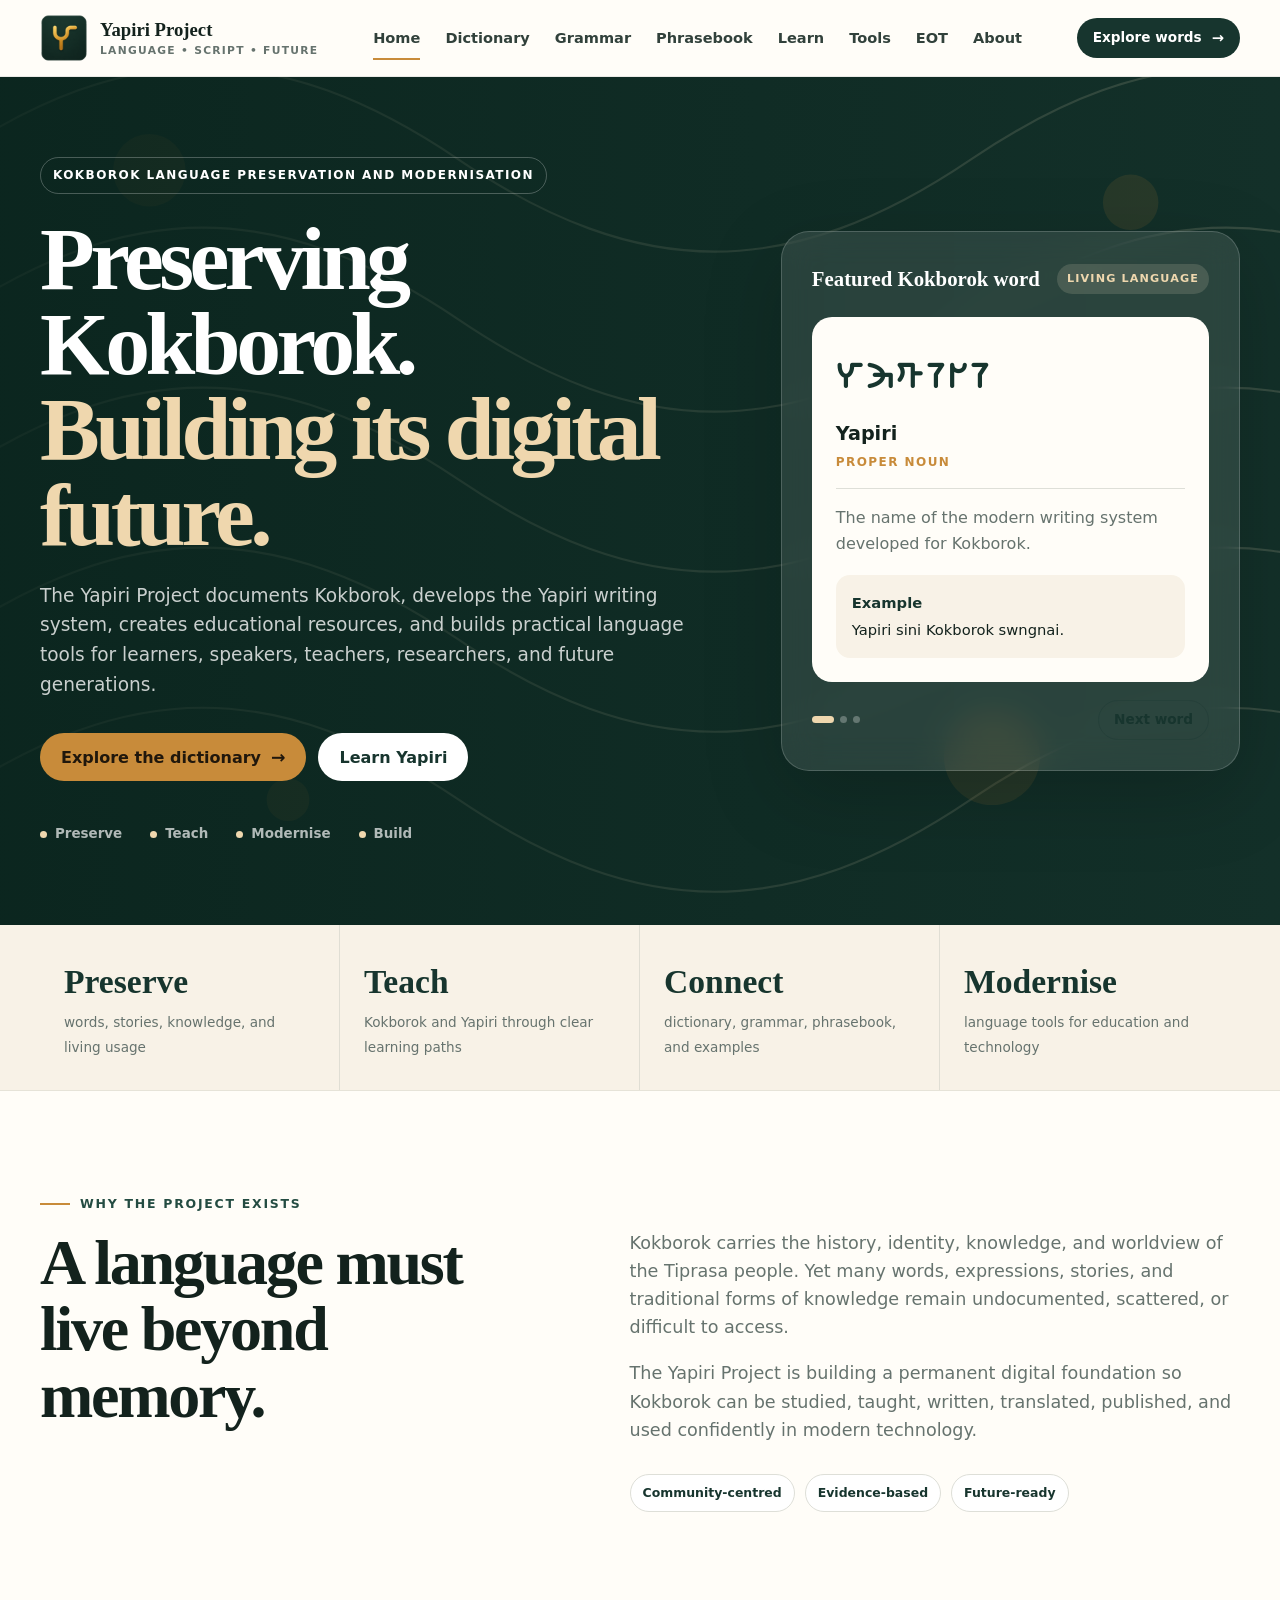
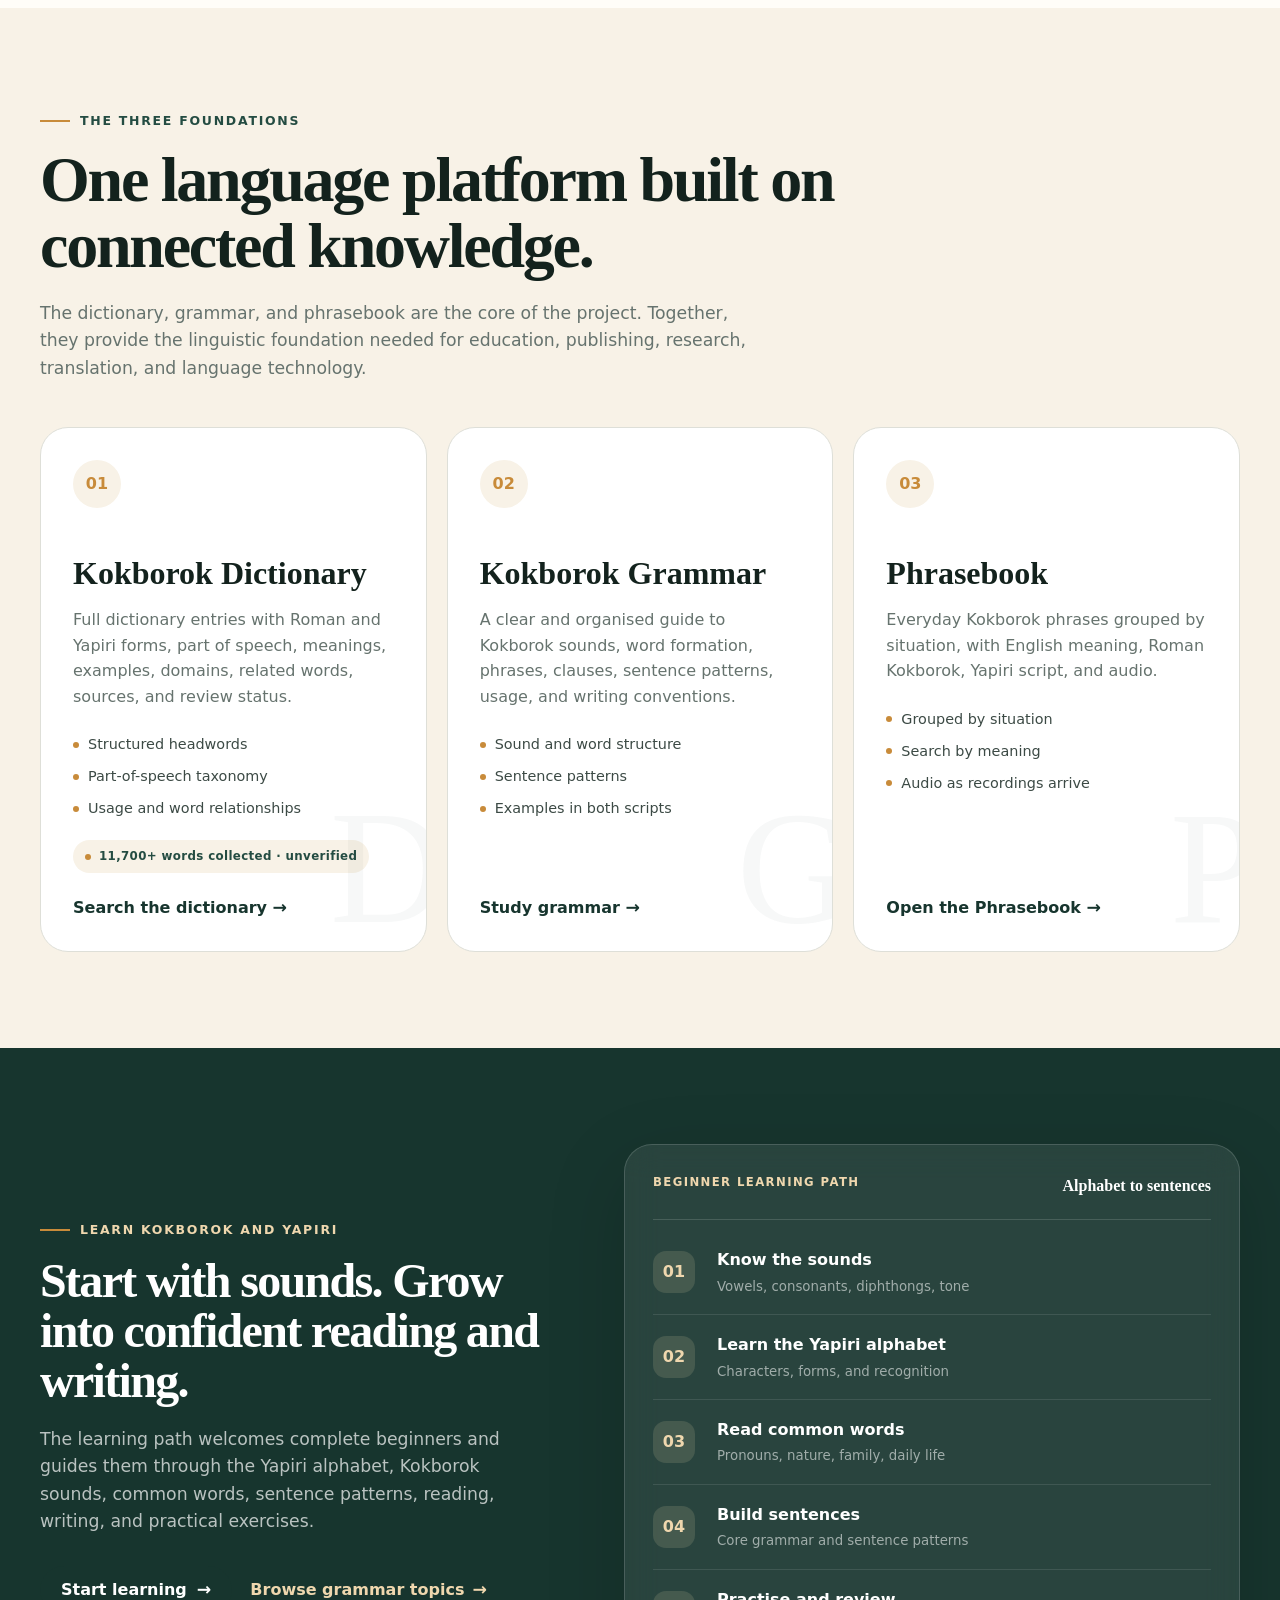
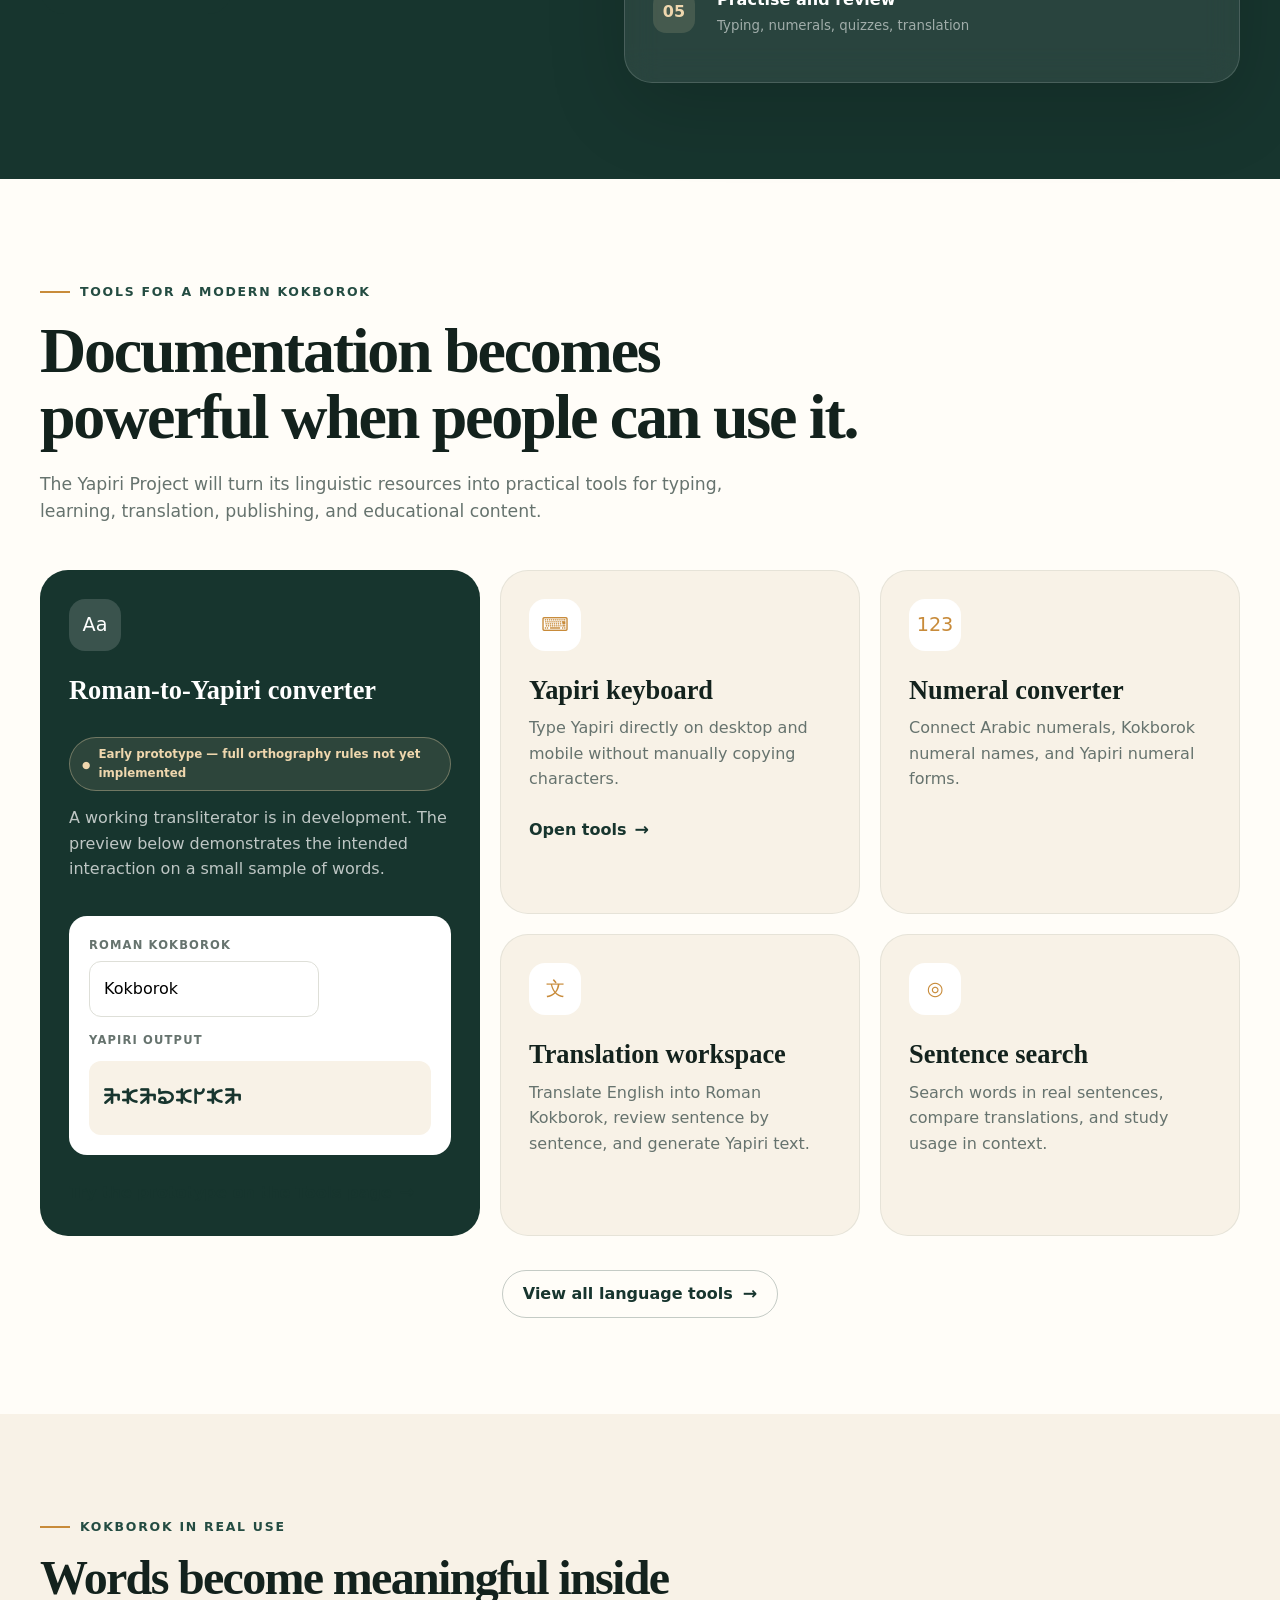
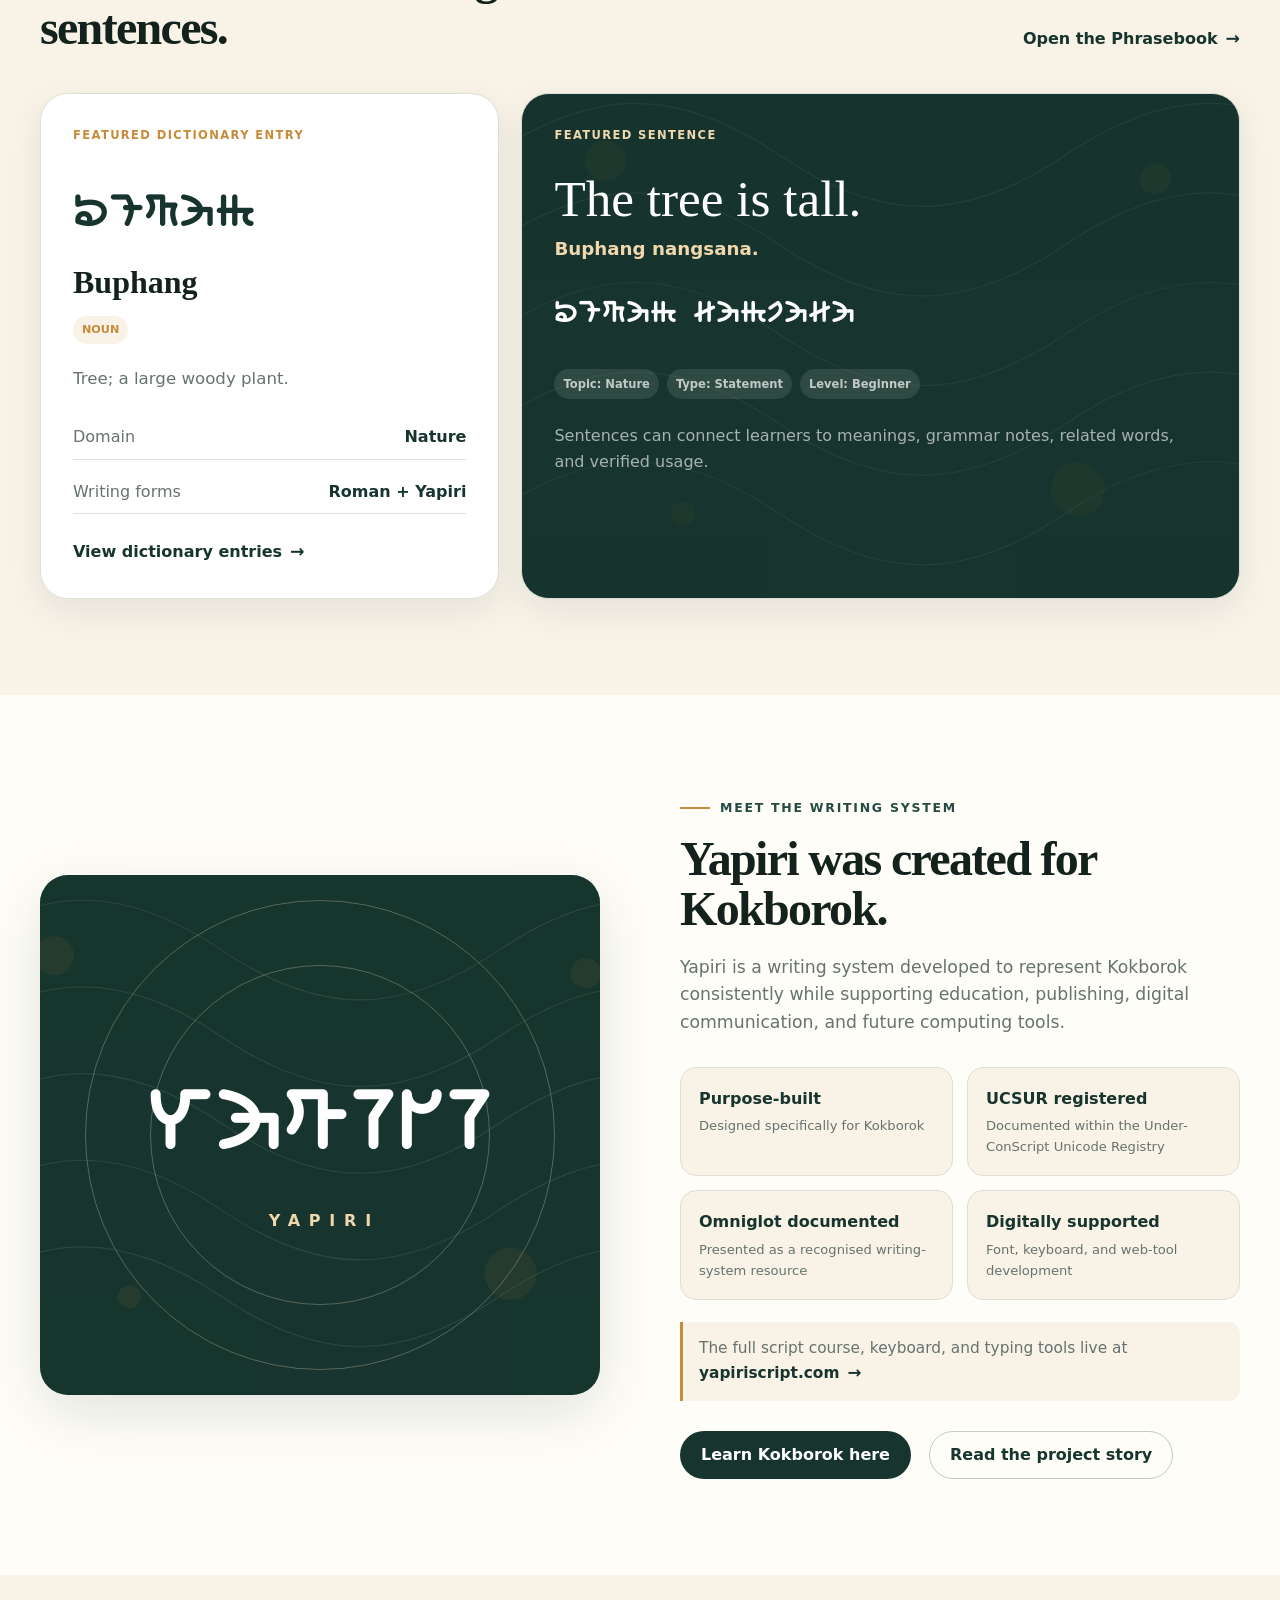
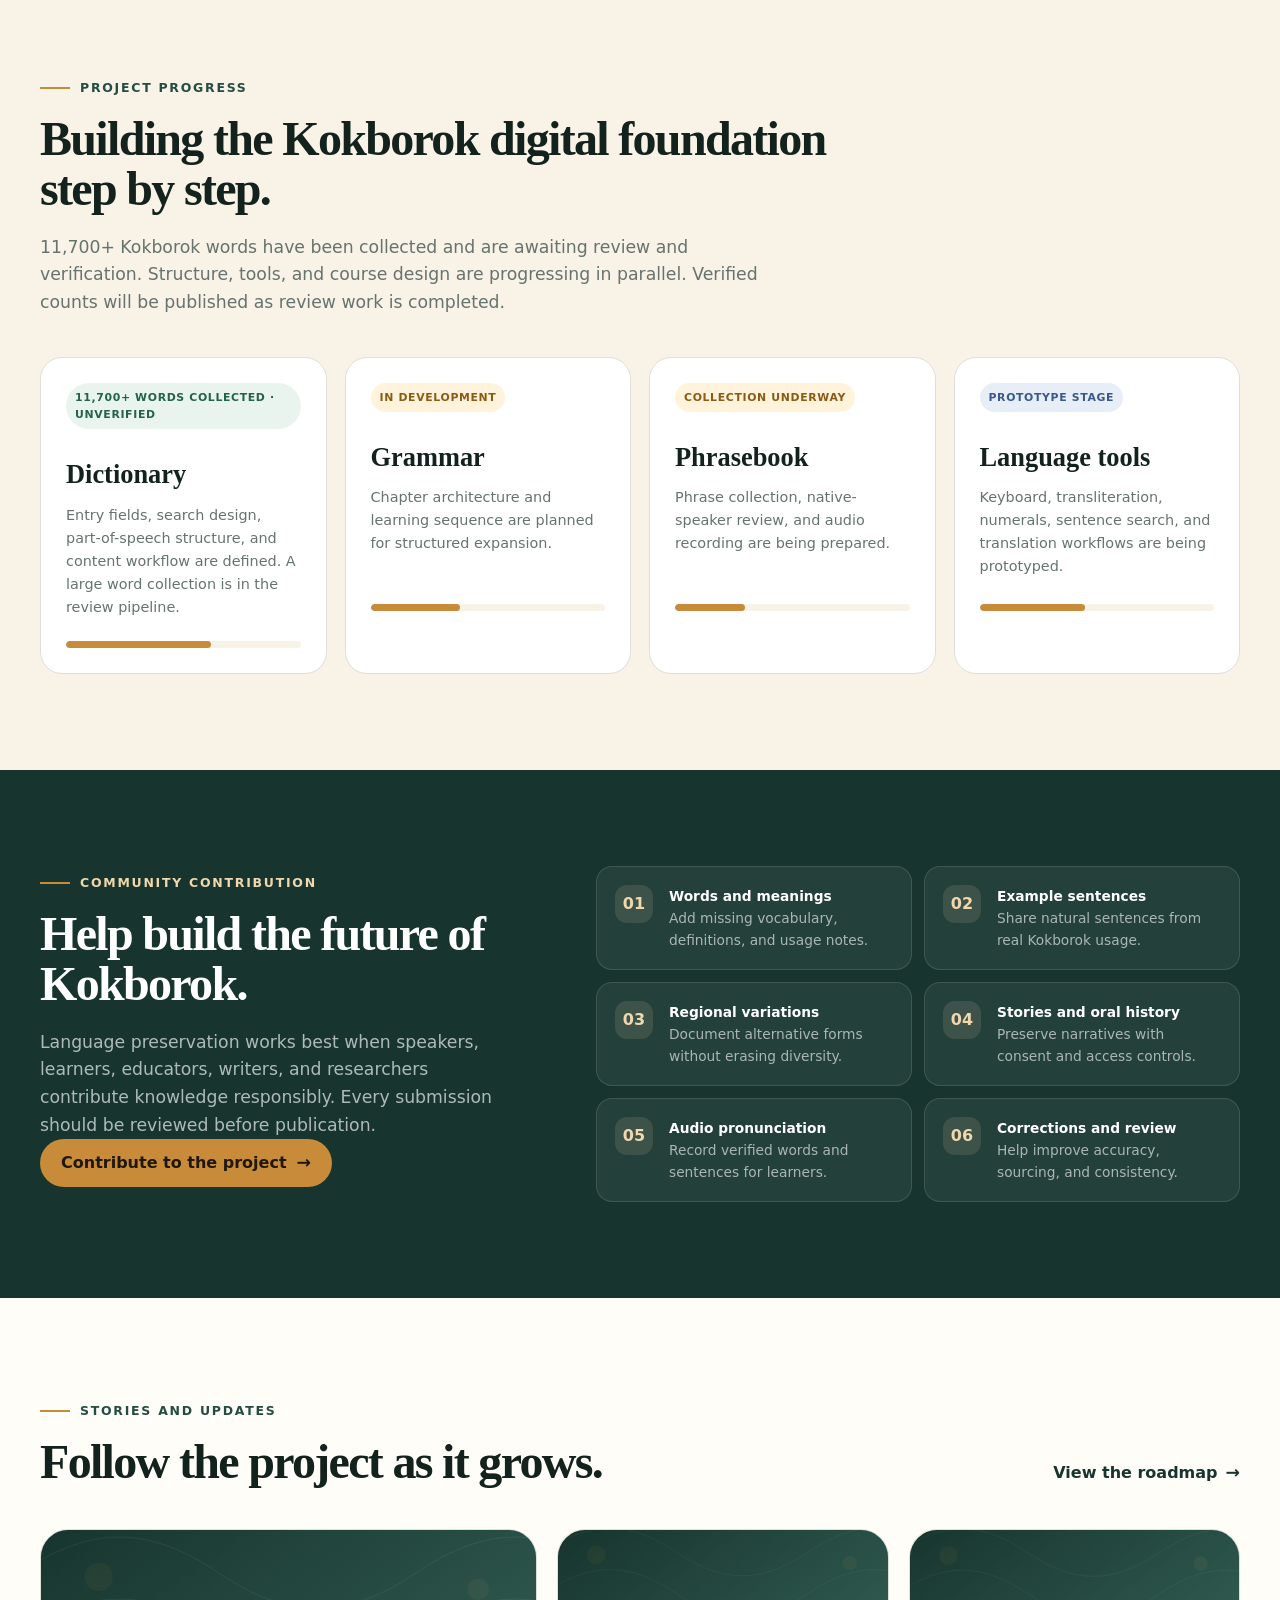
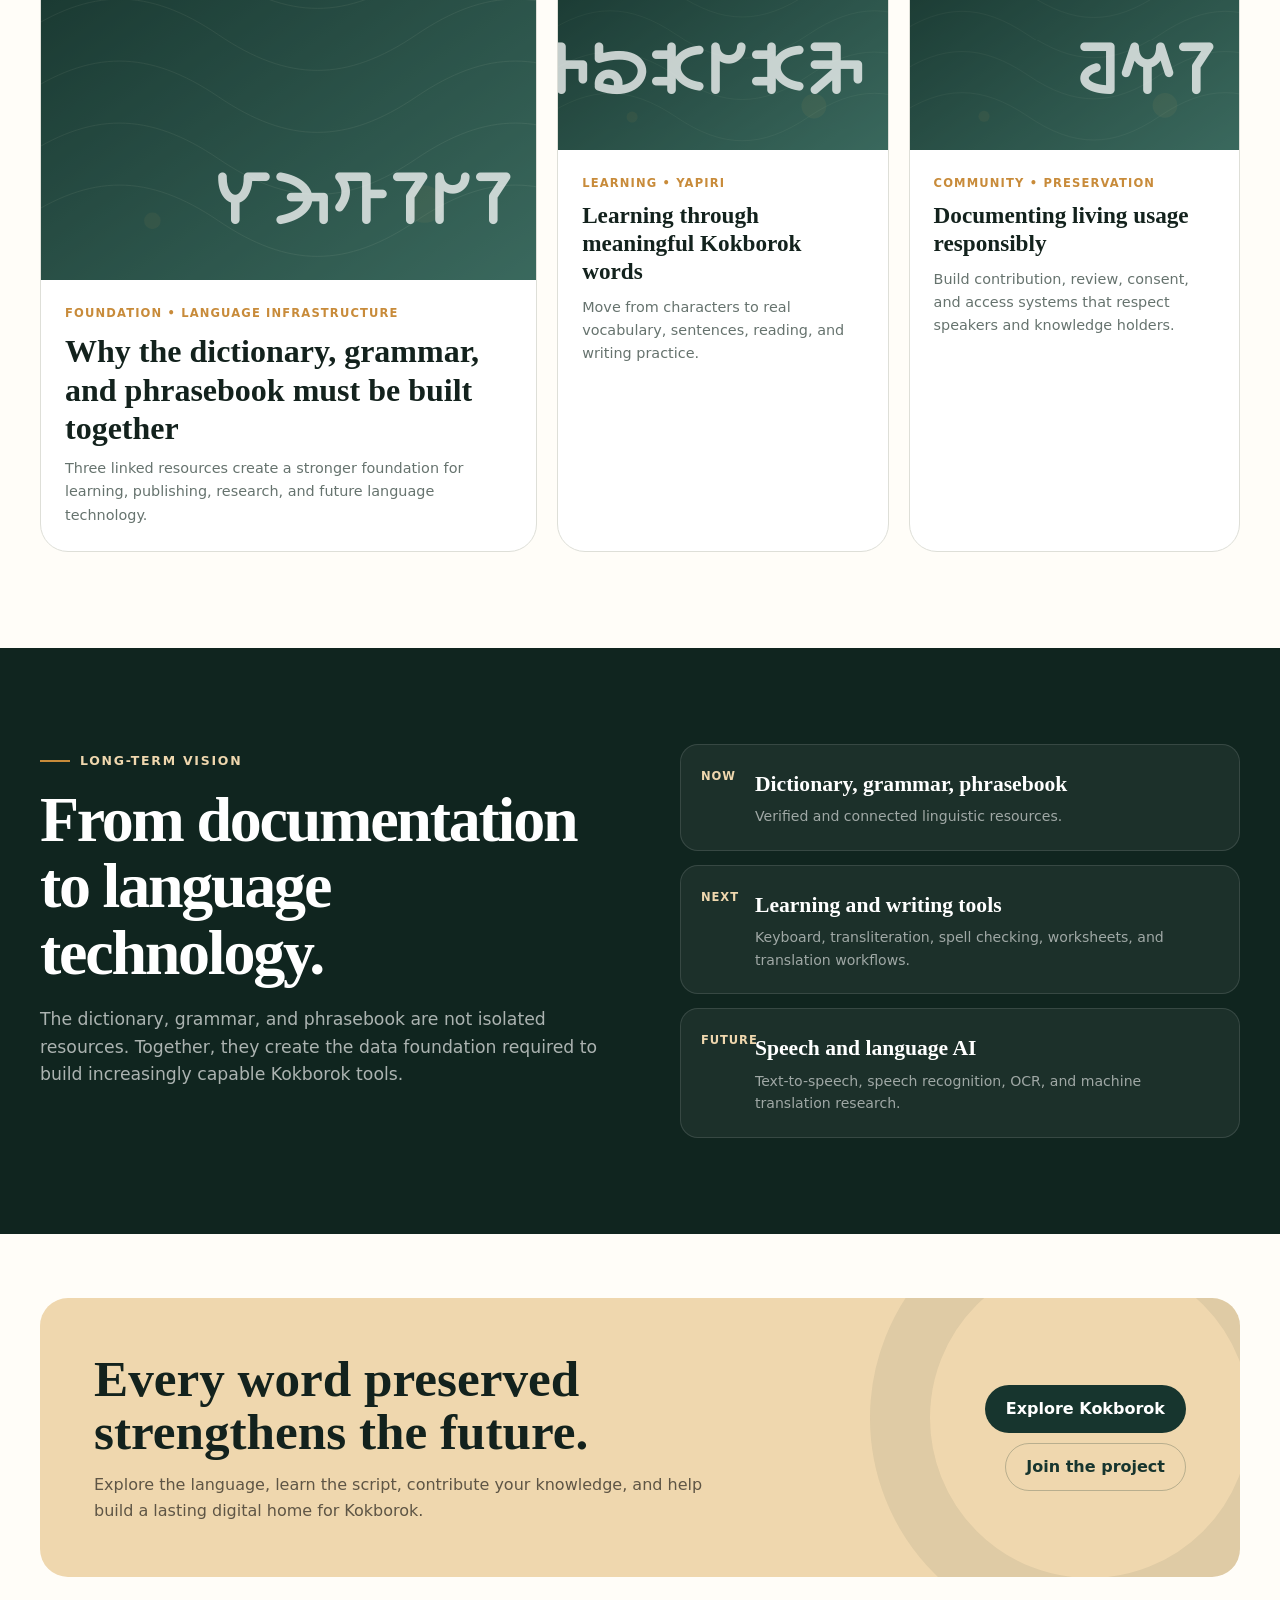
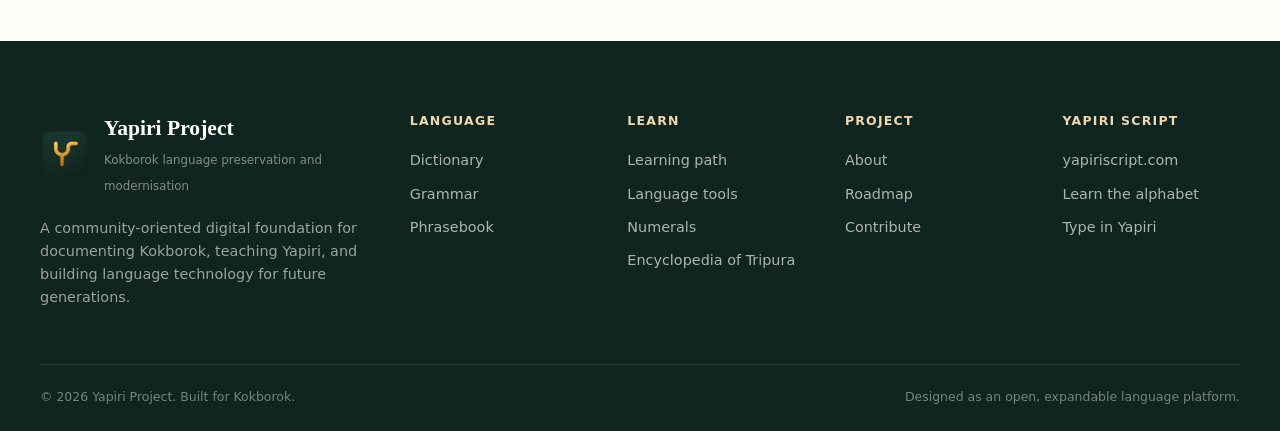
<file: index.html>
<!doctype html>
<html lang="en">
<head>
  <meta charset="utf-8">
  <meta name="viewport" content="width=device-width, initial-scale=1">
  <meta name="description" content="Yapiri Project preserves, teaches, and modernises Kokborok through a structured dictionary, grammar, phrasebook, Yapiri learning resources, and digital language tools.">
  <meta name="theme-color" content="#17352e">
  <title>Yapiri Project | Preserving Kokborok, Building Its Digital Future</title>
  <link rel="icon" type="image/png" sizes="32x32" href="/assets/img/favicon-32x32.png">
  <link rel="shortcut icon" type="image/png" href="/assets/img/favicon-32x32.png">
  <link rel="canonical" href="https://yapiriproject.com/">
  <link rel="manifest" href="manifest.webmanifest">
  <meta property="og:type" content="website">
  <meta property="og:site_name" content="Yapiri Project">
  <meta property="og:title" content="Yapiri Project | Preserving Kokborok, Building Its Digital Future">
  <meta property="og:description" content="Preserving, teaching, and modernising Kokborok through a structured dictionary, grammar, phrasebook, Yapiri learning resources, and digital language tools.">
  <meta property="og:url" content="https://yapiriproject.com/">
  <link rel="stylesheet" href="assets/css/styles.css">
</head>
<body>
<a class="skip-link" href="#main">Skip to content</a>
<header class="site-header">
  <div class="container nav-wrap">
    <a class="brand" href="index.html" aria-label="Yapiri Project home">
      <img
        src="assets/img/brand_logo.png"
        alt="Yapiri Project logo"
        width="48"
        height="48"
      >
      <span class="brand-text"><strong>Yapiri Project</strong><span>Language • Script • Future</span></span>
    </a>
    <nav class="nav-links" aria-label="Primary navigation">
      <a href="index.html" class="active">Home</a>
      <a href="dictionary.html">Dictionary</a>
      <a href="grammar.html">Grammar</a>
      <a href="phrasebook.html">Phrasebook</a>
      <a href="learn.html">Learn</a>
      <a href="tools.html">Tools</a>
      <a href="encyclopedia.html" aria-label="Encyclopedia of Tripura">EOT<span class="nav-tip" aria-hidden="true">Encyclopedia of Tripura</span></a>
      <a href="about.html">About</a>
    </nav>
    <div class="nav-actions">
      <a class="btn btn-primary btn-sm" href="dictionary.html">Explore words <span class="icon-arrow">→</span></a>
      <button class="menu-toggle" aria-label="Toggle navigation" aria-expanded="false"><span></span><span></span><span></span></button>
    </div>
  </div>
</header>

<main id="main">
  <section class="hero">
    <div class="container hero-grid">
      <div class="reveal">
        <span class="eyebrow">Kokborok language preservation and modernisation</span>
        <h1>Preserving Kokborok.<br><em>Building its digital future.</em></h1>
        <p>The Yapiri Project documents Kokborok, develops the Yapiri writing system, creates educational resources, and builds practical language tools for learners, speakers, teachers, researchers, and future generations.</p>
        <div class="hero-actions">
          <a class="btn btn-gold" href="dictionary.html">Explore the dictionary <span class="icon-arrow">→</span></a>
          <a class="btn btn-light" href="learn.html">Learn Yapiri</a>
        </div>
        <div class="hero-trust">
          <span><i></i>Preserve</span>
          <span><i></i>Teach</span>
          <span><i></i>Modernise</span>
          <span><i></i>Build</span>
        </div>
      </div>

      <aside class="hero-panel reveal" aria-label="Featured Kokborok word">
        <div class="hero-panel-head"><strong>Featured Kokborok word</strong><span class="live-pill">Living language</span></div>
        <article class="word-card">
          <div class="word-script" data-word-script>󱲺󱲠󱲧󱲢󱲷󱲢</div>
          <div class="word-roman" data-word-roman>Yapiri</div>
          <div class="word-meta" data-word-pos>proper noun</div>
          <div class="word-meaning" data-word-meaning>The name of the modern writing system developed for Kokborok.</div>
          <div class="word-example"><strong>Example</strong><span data-word-example>Yapiri sini Kokborok swngnai.</span></div>
        </article>
        <div class="panel-controls">
          <div class="dot-row" aria-hidden="true"><span class="active"></span><span></span><span></span></div>
          <button class="btn btn-outline btn-sm" data-next-word>Next word</button>
        </div>
      </aside>
    </div>
  </section>

  <section class="stats-strip" aria-label="Yapiri Project priorities">
    <div class="container stats-grid">
      <div class="stat"><strong>Preserve</strong><span>words, stories, knowledge, and living usage</span></div>
      <div class="stat"><strong>Teach</strong><span>Kokborok and Yapiri through clear learning paths</span></div>
      <div class="stat"><strong>Connect</strong><span>dictionary, grammar, phrasebook, and examples</span></div>
      <div class="stat"><strong>Modernise</strong><span>language tools for education and technology</span></div>
    </div>
  </section>

  <section class="section mission-section" id="mission">
    <div class="container mission-grid">
      <div class="reveal">
        <span class="section-kicker">Why the project exists</span>
        <h2 class="section-title">A language must live beyond memory.</h2>
      </div>
      <div class="mission-copy reveal">
        <p>Kokborok carries the history, identity, knowledge, and worldview of the Tiprasa people. Yet many words, expressions, stories, and traditional forms of knowledge remain undocumented, scattered, or difficult to access.</p>
        <p>The Yapiri Project is building a permanent digital foundation so Kokborok can be studied, taught, written, translated, published, and used confidently in modern technology.</p>
        <div class="mission-principles">
          <span>Community-centred</span><span>Evidence-based</span><span>Future-ready</span>
        </div>
      </div>
    </div>
  </section>

  <section class="section foundation-section" id="foundations">
    <div class="container">
      <span class="section-kicker">The three foundations</span>
      <h2 class="section-title">One language platform built on connected knowledge.</h2>
      <p class="section-copy">The dictionary, grammar, and phrasebook are the core of the project. Together, they provide the linguistic foundation needed for education, publishing, research, translation, and language technology.</p>

      <div class="foundation-grid">
        <article class="foundation-card reveal">
          <div class="foundation-no">01</div>
          <h3>Kokborok Dictionary</h3>
          <p>Full dictionary entries with Roman and Yapiri forms, part of speech, meanings, examples, domains, related words, sources, and review status.</p>
          <div class="foundation-list"><span>Structured headwords</span><span>Part-of-speech taxonomy</span><span>Usage and word relationships</span></div>
          <div class="foundation-count">11,700+ words collected · unverified</div>
          <a class="card-link" href="dictionary.html">Search the dictionary <span class="icon-arrow">→</span></a>
          <div class="card-watermark">D</div>
        </article>

        <article class="foundation-card reveal">
          <div class="foundation-no">02</div>
          <h3>Kokborok Grammar</h3>
          <p>A clear and organised guide to Kokborok sounds, word formation, phrases, clauses, sentence patterns, usage, and writing conventions.</p>
          <div class="foundation-list"><span>Sound and word structure</span><span>Sentence patterns</span><span>Examples in both scripts</span></div>
          <a class="card-link" href="grammar.html">Study grammar <span class="icon-arrow">→</span></a>
          <div class="card-watermark">G</div>
        </article>

        <article class="foundation-card reveal">
          <div class="foundation-no">03</div>
          <h3>Phrasebook</h3>
          <p>Everyday Kokborok phrases grouped by situation, with English meaning, Roman Kokborok, Yapiri script, and audio.</p>
          <div class="foundation-list"><span>Grouped by situation</span><span>Search by meaning</span><span>Audio as recordings arrive</span></div>
          <a class="card-link" href="phrasebook.html">Open the Phrasebook <span class="icon-arrow">→</span></a>
          <div class="card-watermark">P</div>
        </article>
      </div>
    </div>
  </section>

  <section class="section learning-home" id="learning">
    <div class="container learning-grid">
      <div class="learning-copy reveal">
        <span class="section-kicker">Learn Kokborok and Yapiri</span>
        <h2 class="section-title small">Start with sounds. Grow into confident reading and writing.</h2>
        <p class="section-copy">The learning path welcomes complete beginners and guides them through the Yapiri alphabet, Kokborok sounds, common words, sentence patterns, reading, writing, and practical exercises.</p>
        <div class="learning-actions">
          <a class="btn btn-primary" href="learn.html">Start learning <span class="icon-arrow">→</span></a>
          <a class="text-link" href="grammar.html">Browse grammar topics <span class="icon-arrow">→</span></a>
        </div>
      </div>

      <div class="lesson-preview reveal" aria-label="Yapiri learning path preview">
        <div class="lesson-preview-head"><span>Beginner learning path</span><strong>Alphabet to sentences</strong></div>
        <ol>
          <li><span>01</span><div><strong>Know the sounds</strong><small>Vowels, consonants, diphthongs, tone</small></div></li>
          <li><span>02</span><div><strong>Learn the Yapiri alphabet</strong><small>Characters, forms, and recognition</small></div></li>
          <li><span>03</span><div><strong>Read common words</strong><small>Pronouns, nature, family, daily life</small></div></li>
          <li><span>04</span><div><strong>Build sentences</strong><small>Core grammar and sentence patterns</small></div></li>
          <li><span>05</span><div><strong>Practise and review</strong><small>Typing, numerals, quizzes, translation</small></div></li>
        </ol>
      </div>
    </div>
  </section>

  <section class="section tools-home" id="tools">
    <div class="container">
      <span class="section-kicker">Tools for a modern Kokborok</span>
      <h2 class="section-title">Documentation becomes powerful when people can use it.</h2>
      <p class="section-copy">The Yapiri Project will turn its linguistic resources into practical tools for typing, learning, translation, publishing, and educational content.</p>

      <div class="tool-grid">
        <article class="tool-card featured reveal">
          <div class="tool-icon">Aa</div>
          <h3>Roman-to-Yapiri converter</h3>
          <div class="tool-status tool-status-top">Early prototype — full orthography rules not yet implemented</div>
          <p>A working transliterator is in development. The preview below demonstrates the intended interaction on a small sample of words.</p>
          <div class="demo-translator">
            <div class="demo-label">Roman Kokborok</div>
            <input class="demo-input" data-translator-input value="Kokborok" aria-label="Roman Kokborok sample input">
            <div class="demo-label" style="margin-top:14px">Yapiri output</div>
            <div class="demo-output" data-translator-output>󱲩󱲤󱲩󱲪󱲤󱲷󱲤󱲩</div>
          </div>
          <a class="text-link" href="tools.html">Try the prototype on the Tools page <span class="icon-arrow">→</span></a>
        </article>

        <article class="tool-card reveal"><div class="tool-icon">⌨</div><h3>Yapiri keyboard</h3><p>Type Yapiri directly on desktop and mobile without manually copying characters.</p><a class="text-link" href="tools.html">Open tools <span class="icon-arrow">→</span></a></article>
        <article class="tool-card reveal"><div class="tool-icon">123</div><h3>Numeral converter</h3><p>Connect Arabic numerals, Kokborok numeral names, and Yapiri numeral forms.</p></article>
        <article class="tool-card reveal"><div class="tool-icon">文</div><h3>Translation workspace</h3><p>Translate English into Roman Kokborok, review sentence by sentence, and generate Yapiri text.</p></article>
        <article class="tool-card reveal"><div class="tool-icon">◎</div><h3>Sentence search</h3><p>Search words in real sentences, compare translations, and study usage in context.</p></article>
      </div>
      <div class="section-link-row"><a class="btn btn-outline" href="tools.html">View all language tools <span class="icon-arrow">→</span></a></div>
    </div>
  </section>

  <section class="section featured-language" id="featured-language">
    <div class="container">
      <div class="section-heading-row">
        <div><span class="section-kicker">Kokborok in real use</span><h2 class="section-title small">Words become meaningful inside sentences.</h2></div>
        <a class="text-link" href="phrasebook.html">Open the Phrasebook <span class="icon-arrow">→</span></a>
      </div>

      <div class="language-feature-grid">
        <article class="language-feature-card reveal">
          <div class="feature-card-label">Featured dictionary entry</div>
          <div class="feature-script">󱲪󱲣󱲭󱲠󱲵</div>
          <h3>Buphang</h3>
          <div class="entry-tag">noun</div>
          <p class="feature-definition">Tree; a large woody plant.</p>
          <dl class="feature-details"><div><dt>Domain</dt><dd>Nature</dd></div><div><dt>Writing forms</dt><dd>Roman + Yapiri</dd></div></dl>
          <a class="text-link" href="dictionary.html">View dictionary entries <span class="icon-arrow">→</span></a>
        </article>

        <article class="language-feature-card sentence-feature reveal">
          <div class="feature-card-label">Featured sentence</div>
          <p class="feature-english">The tree is tall.</p>
          <p class="feature-roman">Buphang nangsana.</p>
          <div class="feature-script sentence-script-large">󱲪󱲣󱲭󱲠󱲵 󱲳󱲠󱲵󱲶󱲠󱲳󱲠</div>
          <div class="sentence-analysis"><span>Topic: Nature</span><span>Type: Statement</span><span>Level: Beginner</span></div>
          <p class="feature-note">Sentences can connect learners to meanings, grammar notes, related words, and verified usage.</p>
        </article>
      </div>
    </div>
  </section>

  <section class="section yapiri-intro" id="yapiri">
    <div class="container split">
      <div class="yapiri-visual reveal" aria-hidden="true">
        <span class="yapiri-glyph-line">󱲺󱲠󱲧󱲢󱲷󱲢</span>
        <span class="yapiri-roman-line">YAPIRI</span>
        <div class="yapiri-orbit orbit-one"></div><div class="yapiri-orbit orbit-two"></div>
      </div>
      <div class="reveal">
        <span class="section-kicker">Meet the writing system</span>
        <h2 class="section-title small">Yapiri was created for Kokborok.</h2>
        <p class="section-copy">Yapiri is a writing system developed to represent Kokborok consistently while supporting education, publishing, digital communication, and future computing tools.</p>
        <div class="recognition-grid">
          <div><strong>Purpose-built</strong><span>Designed specifically for Kokborok</span></div>
          <div><strong>UCSUR registered</strong><span>Documented within the Under-ConScript Unicode Registry</span></div>
          <div><strong>Omniglot documented</strong><span>Presented as a recognised writing-system resource</span></div>
          <div><strong>Digitally supported</strong><span>Font, keyboard, and web-tool development</span></div>
        </div>
        <p class="section-copy yapiri-cross-link">The full script course, keyboard, and typing tools live at <a href="https://yapiriscript.com" class="text-link">yapiriscript.com <span class="icon-arrow">→</span></a></p>
        <div class="learning-actions"><a class="btn btn-primary" href="learn.html">Learn Kokborok here</a><a class="btn btn-outline" href="about.html">Read the project story</a></div>
      </div>
    </div>
  </section>

  <section class="section progress-section" id="progress">
    <div class="container">
      <span class="section-kicker">Project progress</span>
      <h2 class="section-title small">Building the Kokborok digital foundation step by step.</h2>
      <p class="section-copy">11,700+ Kokborok words have been collected and are awaiting review and verification. Structure, tools, and course design are progressing in parallel. Verified counts will be published as review work is completed.</p>

      <div class="progress-grid">
        <article class="progress-card reveal"><span class="progress-status ready">11,700+ words collected · unverified</span><h3>Dictionary</h3><p>Entry fields, search design, part-of-speech structure, and content workflow are defined. A large word collection is in the review pipeline.</p><div class="progress-track"><i style="width:62%"></i></div></article>
        <article class="progress-card reveal"><span class="progress-status building">In development</span><h3>Grammar</h3><p>Chapter architecture and learning sequence are planned for structured expansion.</p><div class="progress-track"><i style="width:38%"></i></div></article>
        <article class="progress-card reveal"><span class="progress-status building">Collection underway</span><h3>Phrasebook</h3><p>Phrase collection, native-speaker review, and audio recording are being prepared.</p><div class="progress-track"><i style="width:30%"></i></div></article>
        <article class="progress-card reveal"><span class="progress-status prototype">Prototype stage</span><h3>Language tools</h3><p>Keyboard, transliteration, numerals, sentence search, and translation workflows are being prototyped.</p><div class="progress-track"><i style="width:45%"></i></div></article>
      </div>
    </div>
  </section>

  <section class="section contribution-section" id="contribute">
    <div class="container contribution-grid">
      <div class="reveal">
        <span class="section-kicker">Community contribution</span>
        <h2 class="section-title small">Help build the future of Kokborok.</h2>
        <p class="section-copy">Language preservation works best when speakers, learners, educators, writers, and researchers contribute knowledge responsibly. Every submission should be reviewed before publication.</p>
        <a class="btn btn-gold" href="about.html#contribute">Contribute to the project <span class="icon-arrow">→</span></a>
      </div>
      <div class="contribution-list reveal">
        <div><span>01</span><p><strong>Words and meanings</strong> Add missing vocabulary, definitions, and usage notes.</p></div>
        <div><span>02</span><p><strong>Example sentences</strong> Share natural sentences from real Kokborok usage.</p></div>
        <div><span>03</span><p><strong>Regional variations</strong> Document alternative forms without erasing diversity.</p></div>
        <div><span>04</span><p><strong>Stories and oral history</strong> Preserve narratives with consent and access controls.</p></div>
        <div><span>05</span><p><strong>Audio pronunciation</strong> Record verified words and sentences for learners.</p></div>
        <div><span>06</span><p><strong>Corrections and review</strong> Help improve accuracy, sourcing, and consistency.</p></div>
      </div>
    </div>
  </section>

  <section class="section updates-section" id="updates">
    <div class="container">
      <div class="section-heading-row">
        <div><span class="section-kicker">Stories and updates</span><h2 class="section-title small">Follow the project as it grows.</h2></div>
        <a class="text-link" href="about.html#roadmap">View the roadmap <span class="icon-arrow">→</span></a>
      </div>
      <div class="news-grid">
        <article class="story reveal"><div class="story-visual"><div class="story-glyph">󱲺󱲠󱲧󱲢󱲷󱲢</div></div><div class="story-body"><div class="story-meta">Foundation • Language infrastructure</div><h3>Why the dictionary, grammar, and phrasebook must be built together</h3><p>Three linked resources create a stronger foundation for learning, publishing, research, and future language technology.</p></div></article>
        <article class="story reveal"><div class="story-visual"><div class="story-glyph">󱲩󱲤󱲩󱲪󱲤󱲷󱲤󱲩</div></div><div class="story-body"><div class="story-meta">Learning • Yapiri</div><h3>Learning through meaningful Kokborok words</h3><p>Move from characters to real vocabulary, sentences, reading, and writing practice.</p></div></article>
        <article class="story reveal"><div class="story-visual"><div class="story-glyph">󱲨󱲻󱲢</div></div><div class="story-body"><div class="story-meta">Community • Preservation</div><h3>Documenting living usage responsibly</h3><p>Build contribution, review, consent, and access systems that respect speakers and knowledge holders.</p></div></article>
      </div>
    </div>
  </section>

  <section class="section future-section" id="future">
    <div class="container future-grid">
      <div class="reveal">
        <span class="section-kicker">Long-term vision</span>
        <h2 class="section-title">From documentation to language technology.</h2>
        <p class="section-copy">The dictionary, grammar, and phrasebook are not isolated resources. Together, they create the data foundation required to build increasingly capable Kokborok tools.</p>
      </div>
      <div class="future-path reveal">
        <div><span>Now</span><strong>Dictionary, grammar, phrasebook</strong><p>Verified and connected linguistic resources.</p></div>
        <div><span>Next</span><strong>Learning and writing tools</strong><p>Keyboard, transliteration, spell checking, worksheets, and translation workflows.</p></div>
        <div><span>Future</span><strong>Speech and language AI</strong><p>Text-to-speech, speech recognition, OCR, and machine translation research.</p></div>
      </div>
    </div>
  </section>

  <section class="section-sm final-cta">
    <div class="container">
      <div class="cta-panel">
        <div><h2>Every word preserved strengthens the future.</h2><p>Explore the language, learn the script, contribute your knowledge, and help build a lasting digital home for Kokborok.</p></div>
        <div class="cta-actions"><a class="btn btn-primary" href="dictionary.html">Explore Kokborok</a><a class="btn btn-outline" href="about.html#contribute">Join the project</a></div>
      </div>
    </div>
  </section>
</main>

<footer class="site-footer">
  <div class="container">
    <div class="footer-grid">
      <div>
        <div class="footer-brand"><img src="assets/img/brand_logo.png" alt="Yapiri Project logo"><div><strong>Yapiri Project</strong><span>Kokborok language preservation and modernisation</span></div></div>
        <p class="footer-intro">A community-oriented digital foundation for documenting Kokborok, teaching Yapiri, and building language technology for future generations.</p>
      </div>
      <div class="footer-col"><h4>Language</h4><a href="dictionary.html">Dictionary</a><a href="grammar.html">Grammar</a><a href="phrasebook.html">Phrasebook</a></div>
      <div class="footer-col"><h4>Learn</h4><a href="learn.html">Learning path</a><a href="tools.html">Language tools</a><a href="learn.html#numerals">Numerals</a><a href="encyclopedia.html">Encyclopedia of Tripura</a></div>
      <div class="footer-col"><h4>Project</h4><a href="about.html">About</a><a href="about.html#roadmap">Roadmap</a><a href="about.html#contribute">Contribute</a></div>
      <div class="footer-col"><h4>Yapiri Script</h4><a href="https://yapiriscript.com">yapiriscript.com</a><a href="https://yapiriscript.com/learn.html">Learn the alphabet</a><a href="https://yapiriscript.com/try.html">Type in Yapiri</a></div>
    </div>
    <div class="footer-bottom"><span>© <span data-year></span> Yapiri Project. Built for Kokborok.</span><span>Designed as an open, expandable language platform.</span></div>
  </div>
</footer>
<script src="assets/js/main.js"></script>
</body>
</html>
</file>
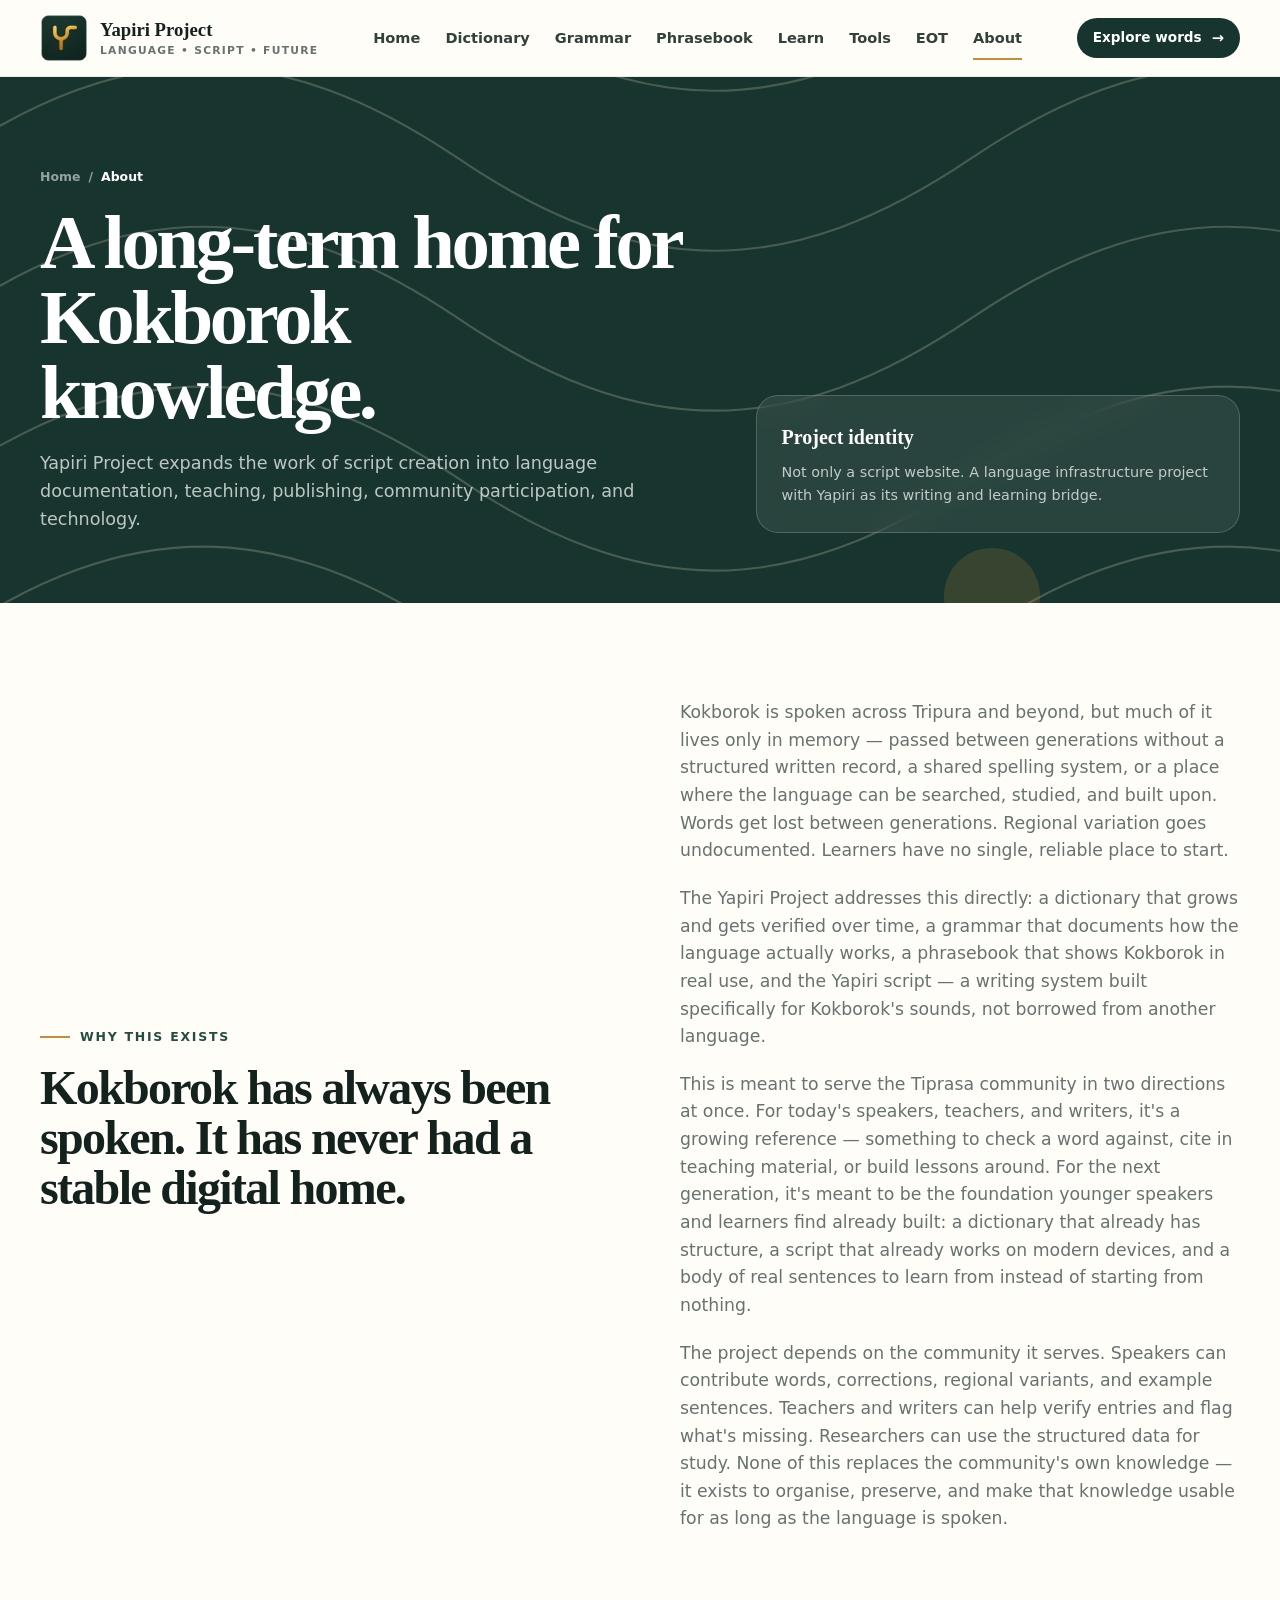
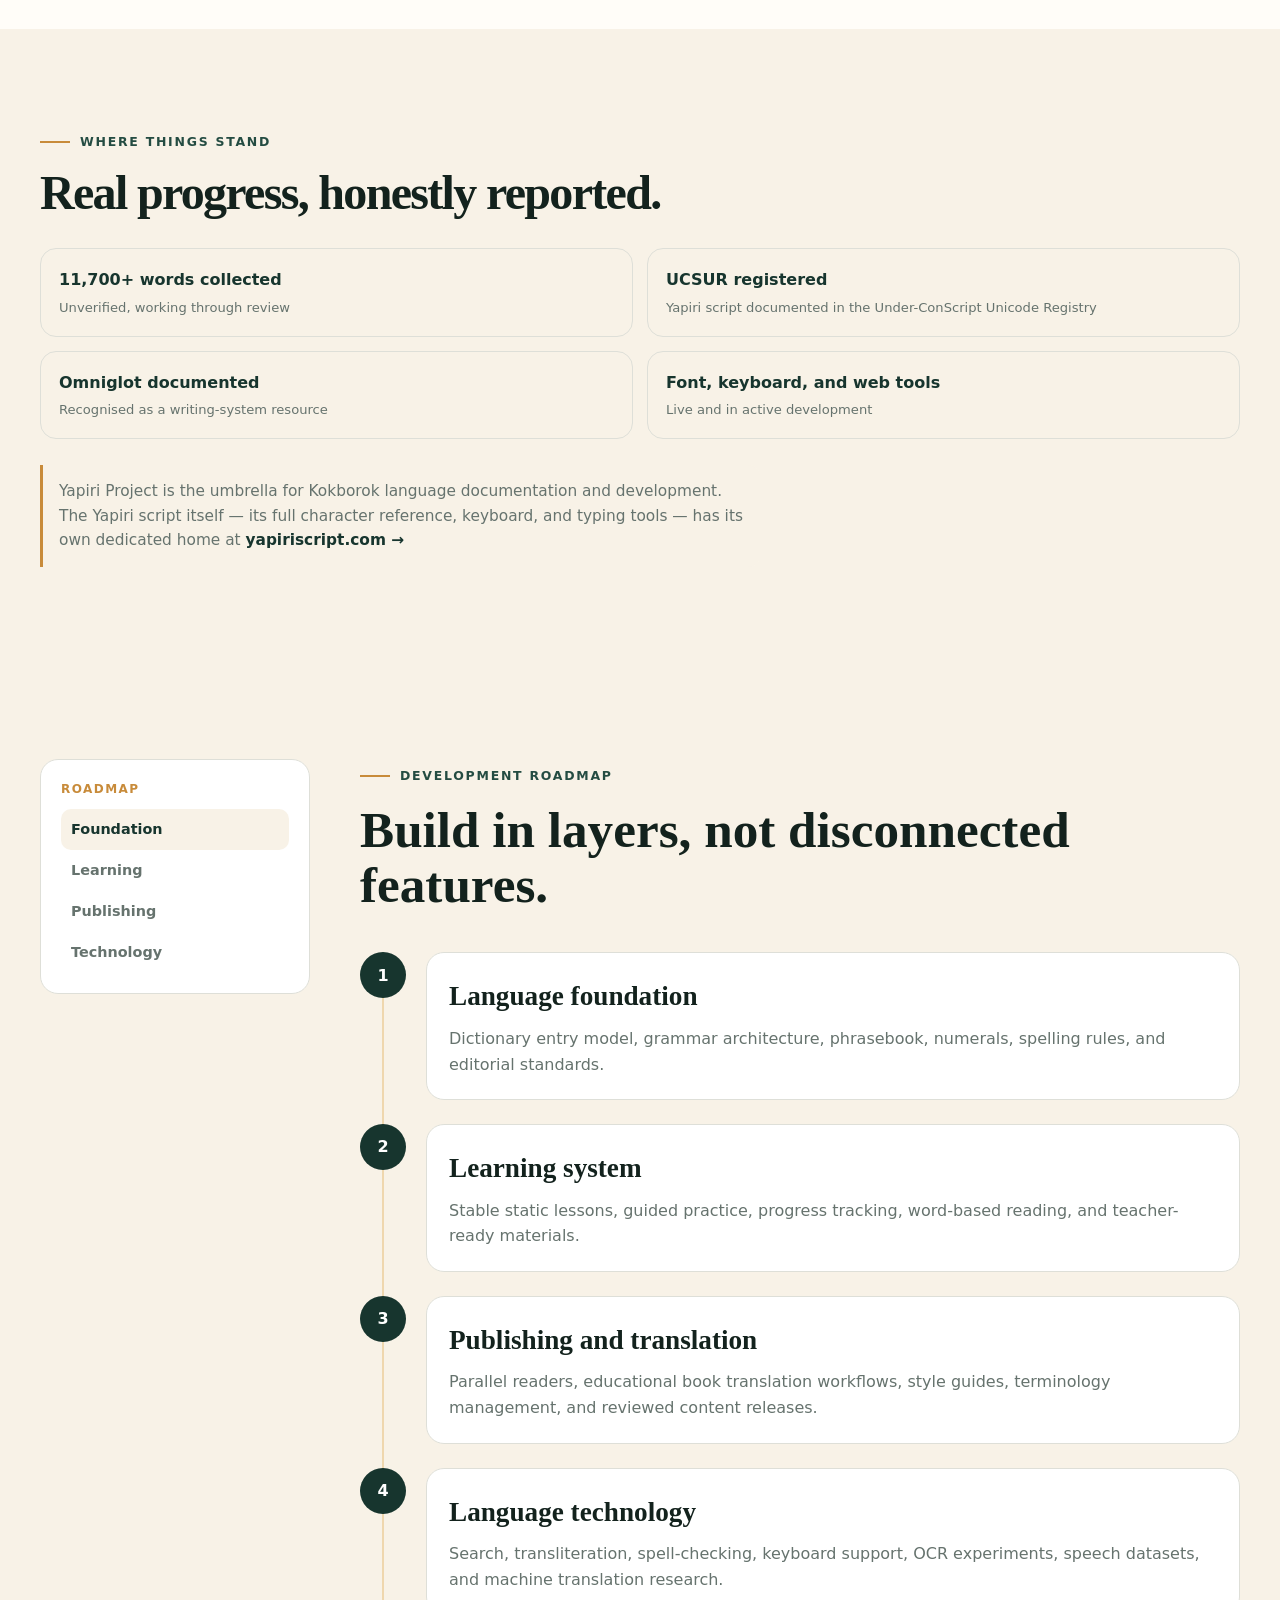
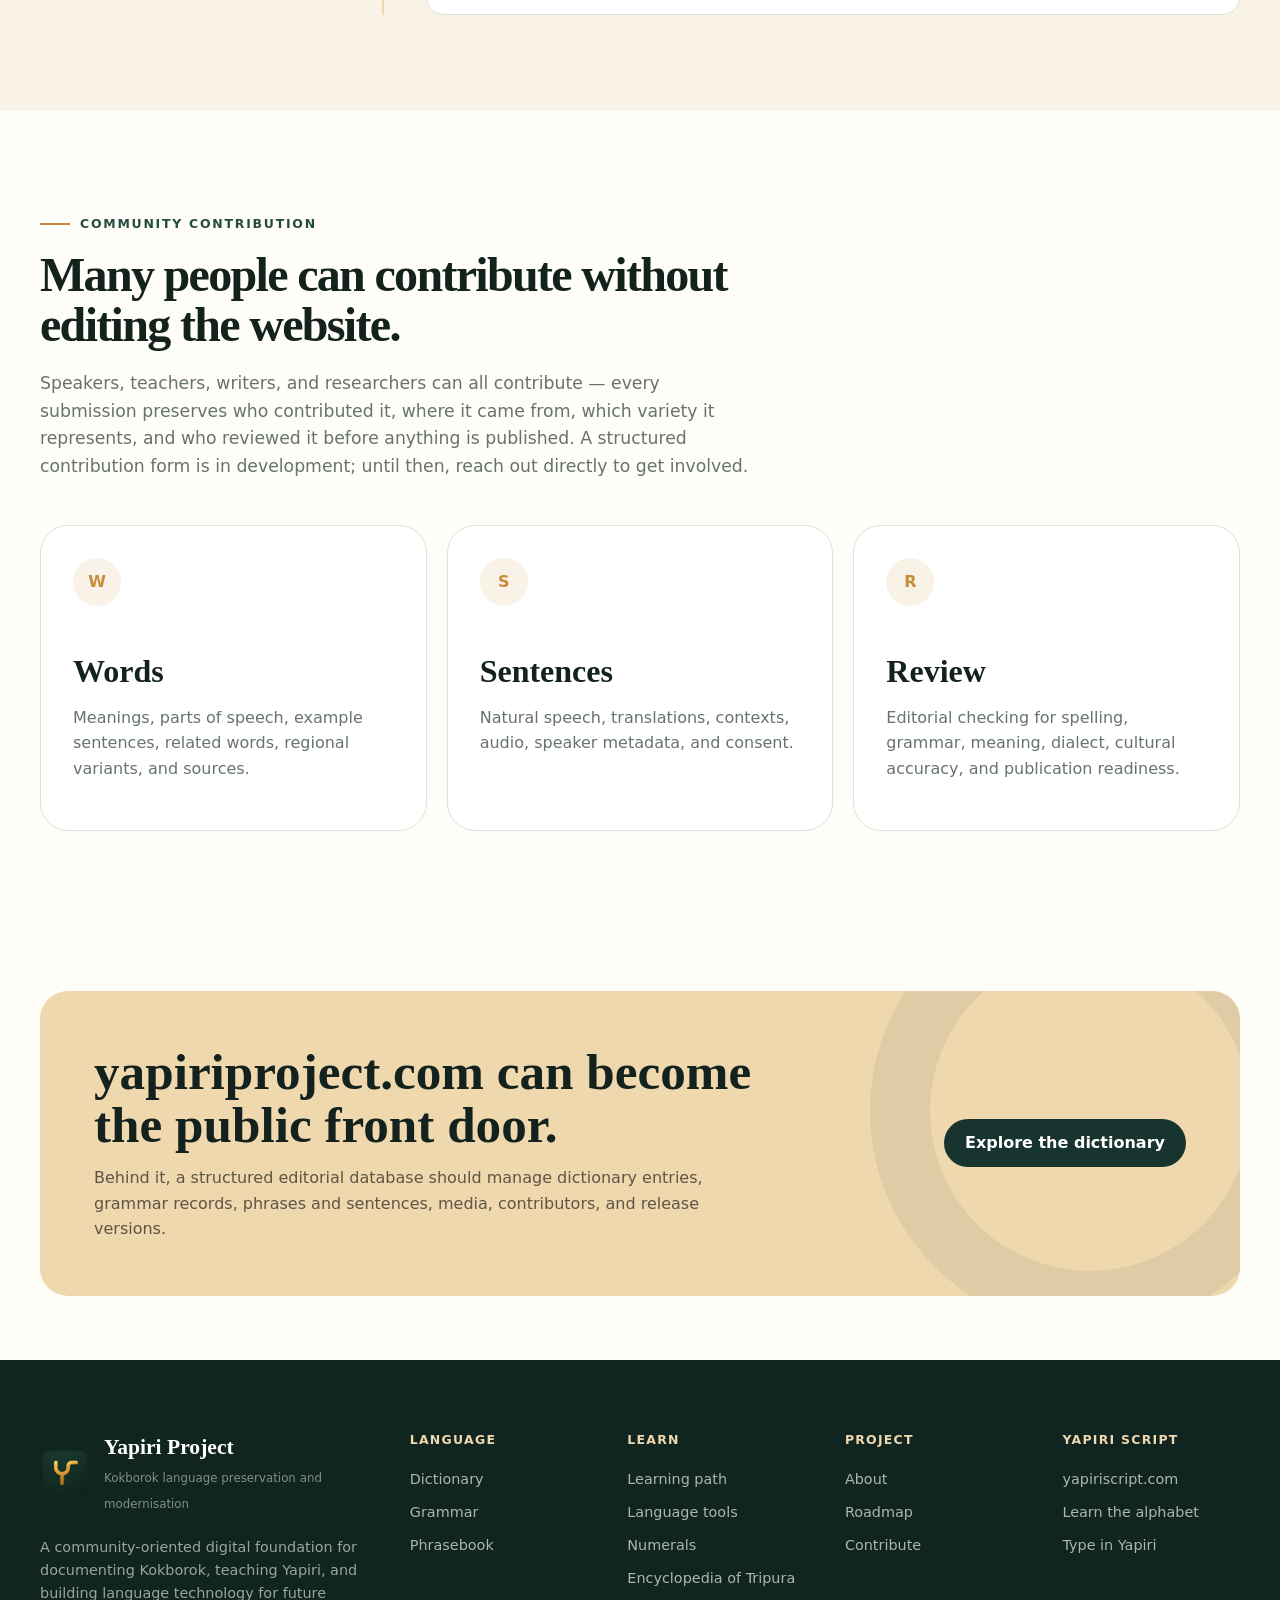
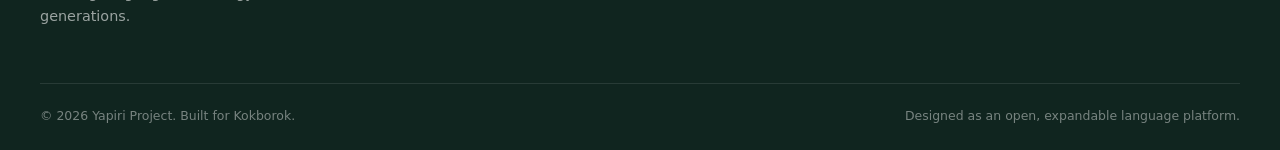
<file: about.html>
<!doctype html>
<html lang="en">
<head>
  <meta charset="utf-8">
  <meta name="viewport" content="width=device-width, initial-scale=1">
  <meta name="description" content="Learn about the Yapiri Project mission, roadmap, and contribution model for Kokborok language development.">
  <meta name="theme-color" content="#17352e">
  <title>About | Yapiri Project</title>
  <link rel="icon" type="image/png" sizes="32x32" href="/assets/img/favicon-32x32.png">
  <link rel="shortcut icon" type="image/png" href="/assets/img/favicon-32x32.png">
  <link rel="canonical" href="https://yapiriproject.com/about.html">
  <link rel="manifest" href="manifest.webmanifest">
  <meta property="og:type" content="website">
  <meta property="og:site_name" content="Yapiri Project">
  <meta property="og:title" content="About | Yapiri Project">
  <meta property="og:url" content="https://yapiriproject.com/about.html">
  <link rel="stylesheet" href="assets/css/styles.css">
</head>
<body><a class="skip-link" href="#main">Skip to content</a>
<header class="site-header">
  <div class="container nav-wrap">
    <a class="brand" href="index.html" aria-label="Yapiri Project home">
       <img
        src="assets/img/brand_logo.png"
        alt="Yapiri Project logo"
        width="48"
        height="48" 
      >
      <span class="brand-text"><strong>Yapiri Project</strong><span>Language • Script • Future</span></span>
    </a>
    <nav class="nav-links" aria-label="Primary navigation"><a href="index.html" class="">Home</a><a href="dictionary.html" class="">Dictionary</a><a href="grammar.html" class="">Grammar</a><a href="phrasebook.html" class="">Phrasebook</a><a href="learn.html" class="">Learn</a><a href="tools.html" class="">Tools</a><a href="encyclopedia.html" class="" aria-label="Encyclopedia of Tripura">EOT<span class="nav-tip" aria-hidden="true">Encyclopedia of Tripura</span></a><a href="about.html" class="active">About</a></nav>
    <div class="nav-actions">
      <a class="btn btn-primary btn-sm" href="dictionary.html">Explore words <span class="icon-arrow">→</span></a>
      <button class="menu-toggle" aria-label="Toggle navigation" aria-expanded="false"><span></span><span></span><span></span></button>
    </div>
  </div>
</header><main id="main">
<section class="page-hero"><div class="container page-hero-grid"><div><div class="breadcrumb"><a href="index.html">Home</a> / <span>About</span></div><h1>A long-term home for Kokborok knowledge.</h1><p>Yapiri Project expands the work of script creation into language documentation, teaching, publishing, community participation, and technology.</p></div><aside class="page-hero-aside"><strong>Project identity</strong><p>Not only a script website. A language infrastructure project with Yapiri as its writing and learning bridge.</p></aside></div></section>

<section class="section" id="why"><div class="container split"><div><span class="section-kicker">Why this exists</span><h2 class="section-title small">Kokborok has always been spoken. It has never had a stable digital home.</h2></div><div><p class="section-copy" style="margin-top:0">Kokborok is spoken across Tripura and beyond, but much of it lives only in memory — passed between generations without a structured written record, a shared spelling system, or a place where the language can be searched, studied, and built upon. Words get lost between generations. Regional variation goes undocumented. Learners have no single, reliable place to start.</p><p class="section-copy">The Yapiri Project addresses this directly: a dictionary that grows and gets verified over time, a grammar that documents how the language actually works, a phrasebook that shows Kokborok in real use, and the Yapiri script — a writing system built specifically for Kokborok's sounds, not borrowed from another language.</p><p class="section-copy">This is meant to serve the Tiprasa community in two directions at once. For today's speakers, teachers, and writers, it's a growing reference — something to check a word against, cite in teaching material, or build lessons around. For the next generation, it's meant to be the foundation younger speakers and learners find already built: a dictionary that already has structure, a script that already works on modern devices, and a body of real sentences to learn from instead of starting from nothing.</p><p class="section-copy">The project depends on the community it serves. Speakers can contribute words, corrections, regional variants, and example sentences. Teachers and writers can help verify entries and flag what's missing. Researchers can use the structured data for study. None of this replaces the community's own knowledge — it exists to organise, preserve, and make that knowledge usable for as long as the language is spoken.</p></div></div></section>

<section class="section" style="background:var(--cream)"><div class="container"><span class="section-kicker">Where things stand</span><h2 class="section-title small">Real progress, honestly reported.</h2><div class="recognition-grid" style="margin-top:30px"><div><strong>11,700+ words collected</strong><span>Unverified, working through review</span></div><div><strong>UCSUR registered</strong><span>Yapiri script documented in the Under-ConScript Unicode Registry</span></div><div><strong>Omniglot documented</strong><span>Recognised as a writing-system resource</span></div><div><strong>Font, keyboard, and web tools</strong><span>Live and in active development</span></div></div><p class="section-copy yapiri-cross-link" style="margin-top:26px">Yapiri Project is the umbrella for Kokborok language documentation and development. The Yapiri script itself — its full character reference, keyboard, and typing tools — has its own dedicated home at <a href="https://yapiriscript.com" class="text-link">yapiriscript.com →</a></p></div></section>

<section class="section" style="background:var(--cream)" id="roadmap"><div class="container content-grid"><nav class="side-nav"><strong>Roadmap</strong><a class="active" href="#phase1">Foundation</a><a href="#phase2">Learning</a><a href="#phase3">Publishing</a><a href="#phase4">Technology</a></nav><div class="content-main"><span class="section-kicker">Development roadmap</span><h2>Build in layers, not disconnected features.</h2><div class="timeline"><div class="timeline-item" id="phase1"><div class="timeline-dot">1</div><div class="timeline-card"><h3>Language foundation</h3><p>Dictionary entry model, grammar architecture, phrasebook, numerals, spelling rules, and editorial standards.</p></div></div><div class="timeline-item" id="phase2"><div class="timeline-dot">2</div><div class="timeline-card"><h3>Learning system</h3><p>Stable static lessons, guided practice, progress tracking, word-based reading, and teacher-ready materials.</p></div></div><div class="timeline-item" id="phase3"><div class="timeline-dot">3</div><div class="timeline-card"><h3>Publishing and translation</h3><p>Parallel readers, educational book translation workflows, style guides, terminology management, and reviewed content releases.</p></div></div><div class="timeline-item" id="phase4"><div class="timeline-dot">4</div><div class="timeline-card"><h3>Language technology</h3><p>Search, transliteration, spell-checking, keyboard support, OCR experiments, speech datasets, and machine translation research.</p></div></div></div></div></div></section>
<section class="section" id="contribute"><div class="container"><span class="section-kicker">Community contribution</span><h2 class="section-title small">Many people can contribute without editing the website.</h2><p class="section-copy">Speakers, teachers, writers, and researchers can all contribute — every submission preserves who contributed it, where it came from, which variety it represents, and who reviewed it before anything is published. A structured contribution form is in development; until then, reach out directly to get involved.</p><div class="foundation-grid"><article class="foundation-card" style="min-height:300px"><div class="foundation-no">W</div><h3>Words</h3><p>Meanings, parts of speech, example sentences, related words, regional variants, and sources.</p></article><article class="foundation-card" style="min-height:300px"><div class="foundation-no">S</div><h3>Sentences</h3><p>Natural speech, translations, contexts, audio, speaker metadata, and consent.</p></article><article class="foundation-card" style="min-height:300px"><div class="foundation-no">R</div><h3>Review</h3><p>Editorial checking for spelling, grammar, meaning, dialect, cultural accuracy, and publication readiness.</p></article></div></div></section>
<section class="section-sm"><div class="container"><div class="cta-panel"><div><h2>yapiriproject.com can become the public front door.</h2><p>Behind it, a structured editorial database should manage dictionary entries, grammar records, phrases and sentences, media, contributors, and release versions.</p></div><div class="cta-actions"><a class="btn btn-primary" href="dictionary.html">Explore the dictionary</a></div></div></div></section>
</main><footer class="site-footer">
  <div class="container">
    <div class="footer-grid">
      <div>
        <div class="footer-brand"><img src="assets/img/brand_logo.png" alt="Yapiri Project logo"><div><strong>Yapiri Project</strong><span>Kokborok language preservation and modernisation</span></div></div>
        <p class="footer-intro">A community-oriented digital foundation for documenting Kokborok, teaching Yapiri, and building language technology for future generations.</p>
      </div>
      <div class="footer-col"><h4>Language</h4><a href="dictionary.html">Dictionary</a><a href="grammar.html">Grammar</a><a href="phrasebook.html">Phrasebook</a></div>
      <div class="footer-col"><h4>Learn</h4><a href="learn.html">Learning path</a><a href="tools.html">Language tools</a><a href="learn.html#numerals">Numerals</a><a href="encyclopedia.html">Encyclopedia of Tripura</a></div>
      <div class="footer-col"><h4>Project</h4><a href="about.html">About</a><a href="about.html#roadmap">Roadmap</a><a href="about.html#contribute">Contribute</a></div>
      <div class="footer-col"><h4>Yapiri Script</h4><a href="https://yapiriscript.com">yapiriscript.com</a><a href="https://yapiriscript.com/learn.html">Learn the alphabet</a><a href="https://yapiriscript.com/try.html">Type in Yapiri</a></div>
    </div>
    <div class="footer-bottom"><span>© <span data-year></span> Yapiri Project. Built for Kokborok.</span><span>Designed as an open, expandable language platform.</span></div>
  </div>
</footer><script src="assets/js/main.js"></script></body></html>
</file>
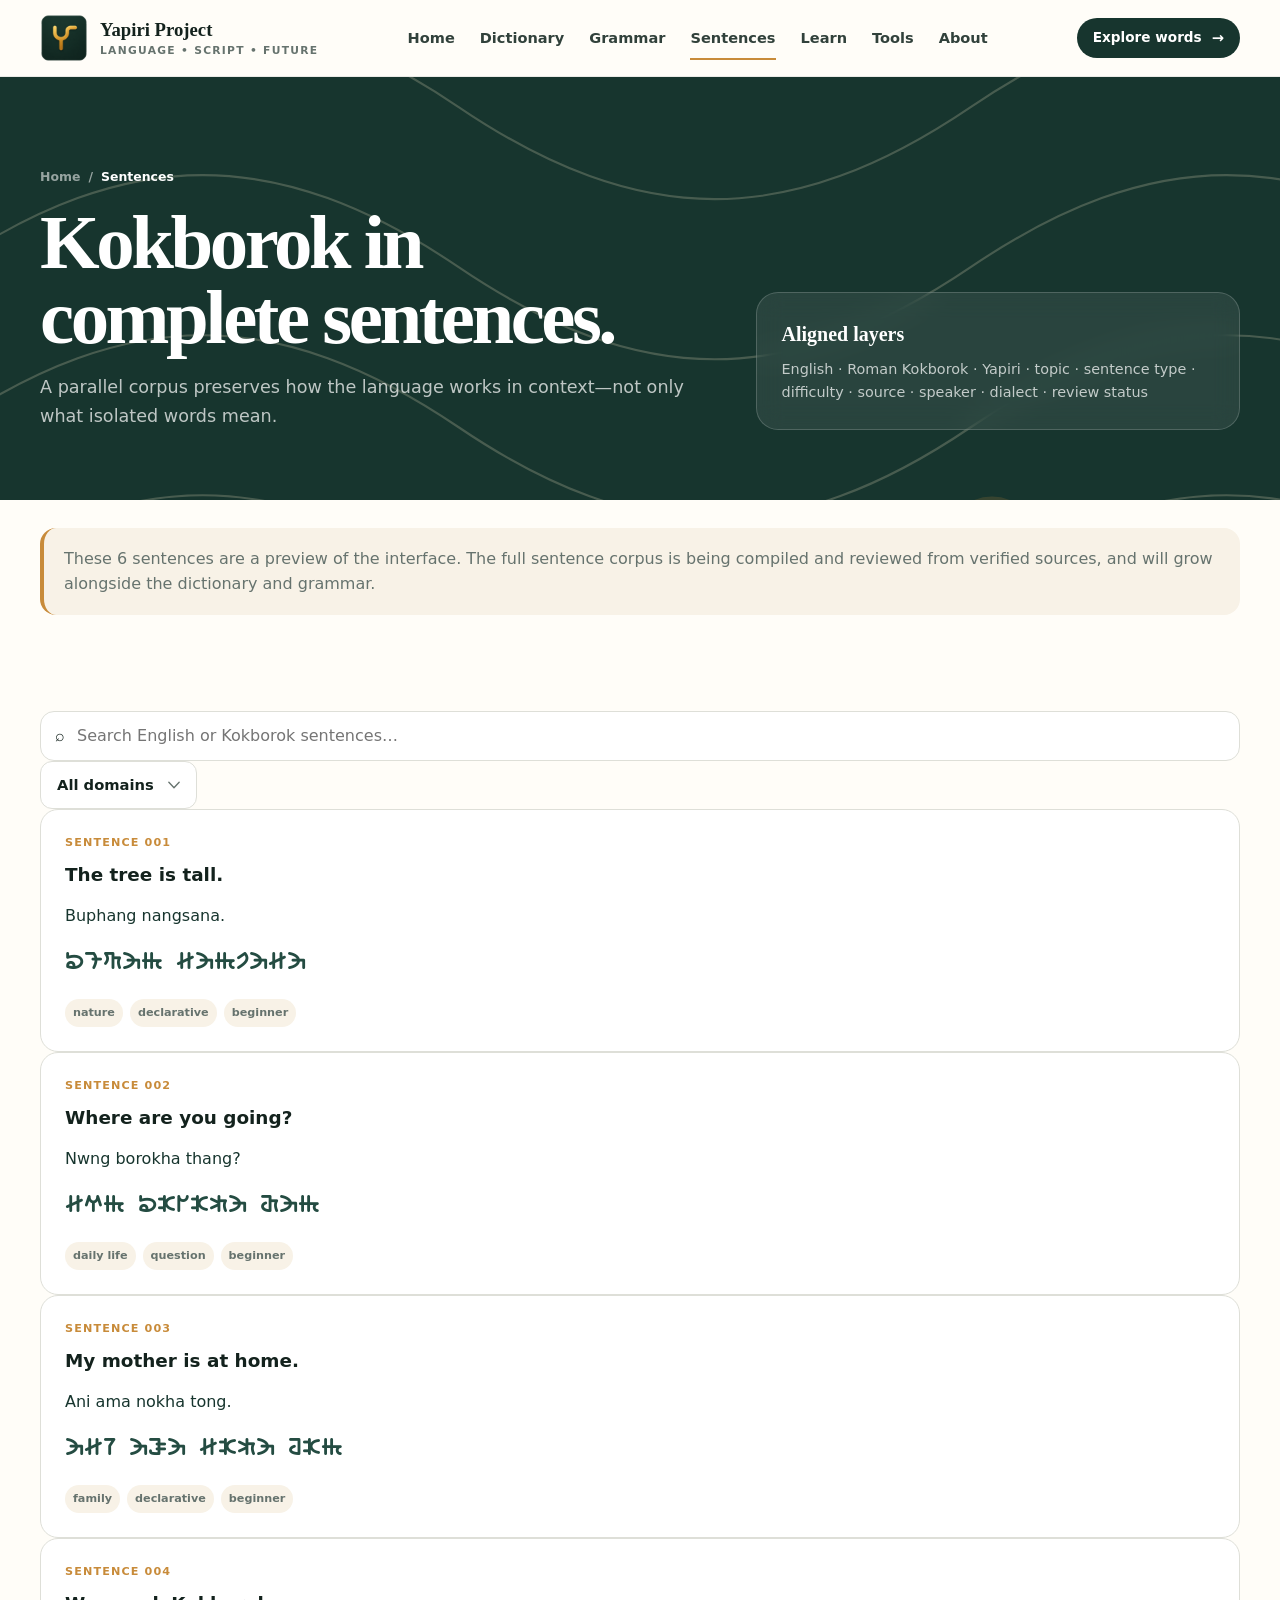
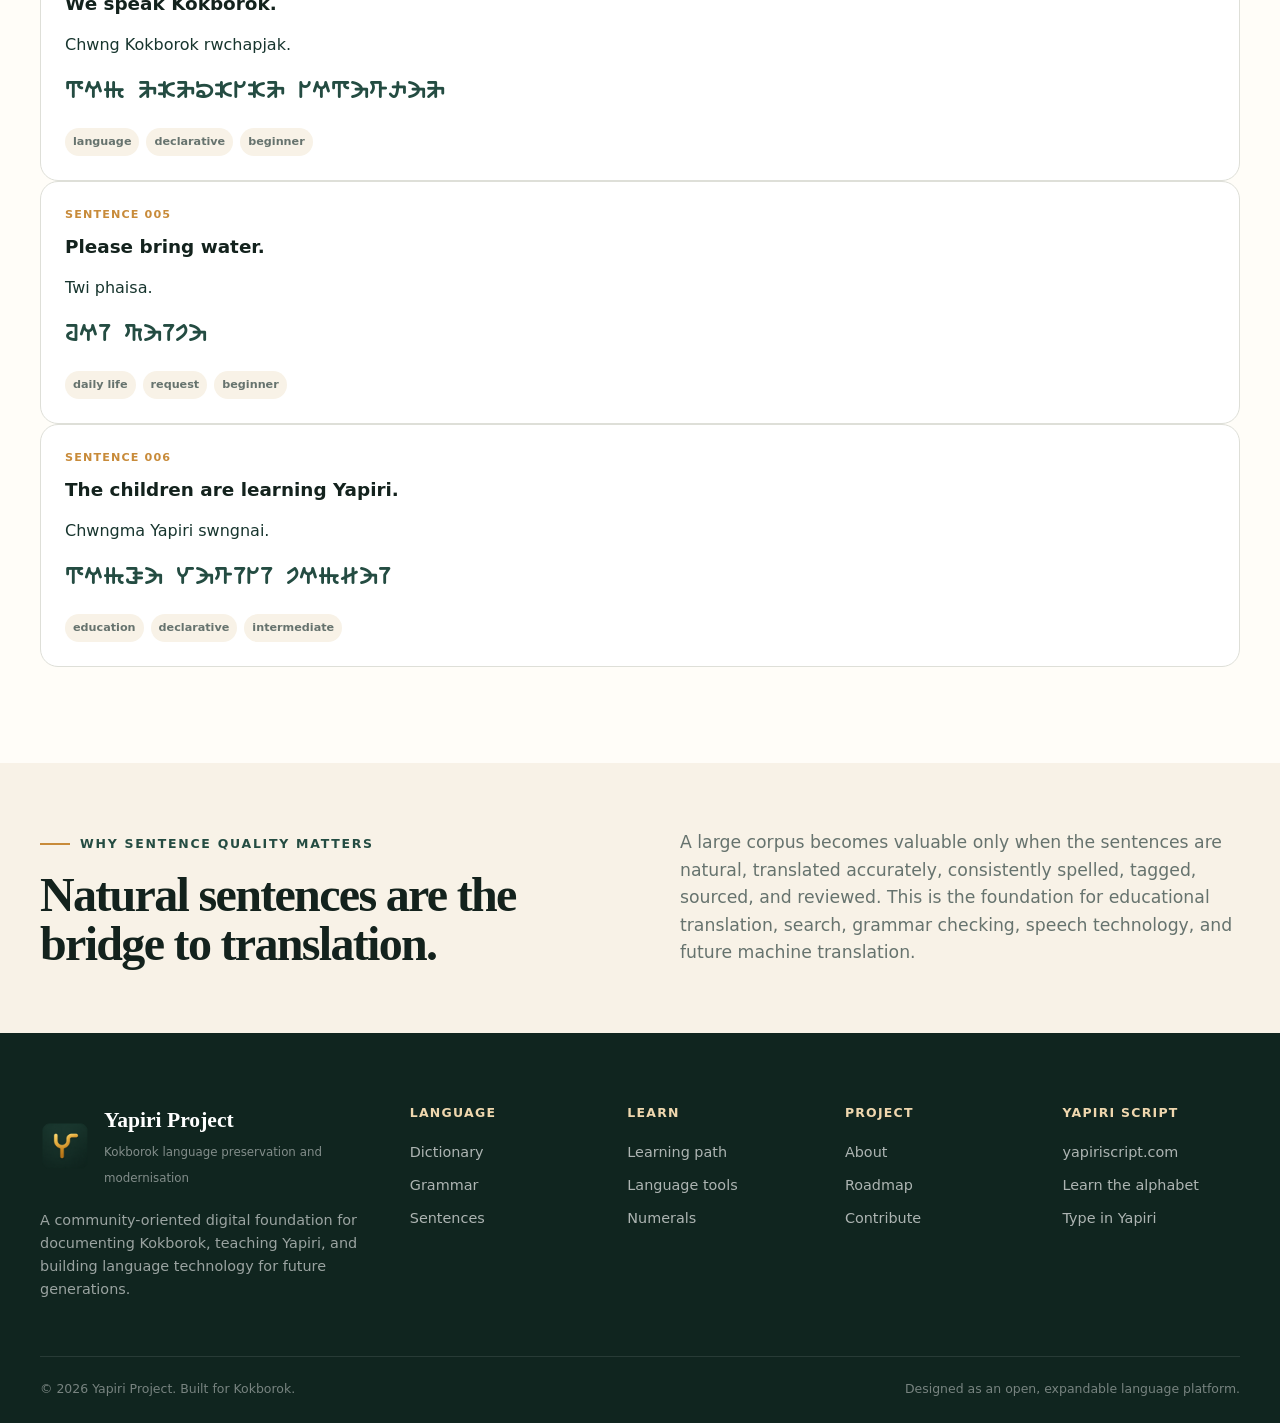
<file: corpus.html>
<!doctype html>
<html lang="en">
<head>
  <meta charset="utf-8">
  <meta name="viewport" content="width=device-width, initial-scale=1">
  <meta name="description" content="Browse aligned English, Roman Kokborok, and Yapiri sentence examples.">
  <meta name="theme-color" content="#17352e">
  <title>Sentences | Yapiri Project</title>
  <link rel="icon" type="image/png" sizes="32x32" href="/assets/img/favicon-32x32.png">
  <link rel="shortcut icon" type="image/png" href="/assets/img/favicon-32x32.png">
  <link rel="canonical" href="https://yapiriproject.com/corpus.html">
  <link rel="manifest" href="manifest.webmanifest">
  <meta property="og:type" content="website">
  <meta property="og:site_name" content="Yapiri Project">
  <meta property="og:title" content="Sentences | Yapiri Project">
  <meta property="og:url" content="https://yapiriproject.com/corpus.html">
  <link rel="stylesheet" href="assets/css/styles.css">
</head>
<body><a class="skip-link" href="#main">Skip to content</a>
<header class="site-header">
  <div class="container nav-wrap">
    <a class="brand" href="index.html" aria-label="Yapiri Project home">
       <img
        src="assets/img/brand_logo.png"
        alt="Yapiri Project logo"
        width="48"
        height="48"
      >
      <span class="brand-text"><strong>Yapiri Project</strong><span>Language • Script • Future</span></span>
    </a>
    <nav class="nav-links" aria-label="Primary navigation"><a href="index.html" class="">Home</a><a href="dictionary.html" class="">Dictionary</a><a href="grammar.html" class="">Grammar</a><a href="corpus.html" class="active">Sentences</a><a href="learn.html" class="">Learn</a><a href="tools.html" class="">Tools</a><a href="about.html" class="">About</a></nav>
    <div class="nav-actions">
      <a class="btn btn-primary btn-sm" href="dictionary.html">Explore words <span class="icon-arrow">→</span></a>
      <button class="menu-toggle" aria-label="Toggle navigation" aria-expanded="false"><span></span><span></span><span></span></button>
    </div>
  </div>
</header><main id="main">
<section class="page-hero"><div class="container page-hero-grid"><div><div class="breadcrumb"><a href="index.html">Home</a> / <span>Sentences</span></div><h1>Kokborok in complete sentences.</h1><p>A parallel corpus preserves how the language works in context—not only what isolated words mean.</p></div><aside class="page-hero-aside"><strong>Aligned layers</strong><p>English · Roman Kokborok · Yapiri · topic · sentence type · difficulty · source · speaker · dialect · review status</p></aside></div></section>
<div class="container search-shell" style="margin-top:0"><div class="notice" style="margin-top:28px">These 6 sentences are a preview of the interface. The full sentence corpus is being compiled and reviewed from verified sources, and will grow alongside the dictionary and grammar.</div></div>
<section class="section"><div class="container"><div class="corpus-toolbar"><div class="search-input-wrap" style="border:1px solid var(--line);border-radius:14px;background:white"><span>⌕</span><input data-corpus-search type="search" placeholder="Search English or Kokborok sentences…" aria-label="Search corpus"></div><select class="select-control" data-corpus-domain><option value="all">All domains</option><option value="nature">Nature</option><option value="daily life">Daily life</option><option value="family">Family</option><option value="language">Language</option><option value="education">Education</option></select></div><div class="corpus-list"><article class="sentence-card" data-sentence data-domain="nature" data-search="The tree is tall. Buphang nangsana. nature declarative beginner"><div class="sentence-number">Sentence 001</div><div class="sentence-en">The tree is tall.</div><div class="sentence-roman">Buphang nangsana.</div><div class="sentence-script">󱲪󱲣󱲭󱲠󱲵 󱲳󱲠󱲵󱲶󱲠󱲳󱲠</div><div class="sentence-tags"><span>nature</span><span>declarative</span><span>beginner</span></div></article><article class="sentence-card" data-sentence data-domain="daily life" data-search="Where are you going? Nwng borokha thang? daily life question beginner"><div class="sentence-number">Sentence 002</div><div class="sentence-en">Where are you going?</div><div class="sentence-roman">Nwng borokha thang?</div><div class="sentence-script">󱲳󱲻󱲵 󱲪󱲤󱲷󱲤󱲯󱲠 󱲮󱲠󱲵</div><div class="sentence-tags"><span>daily life</span><span>question</span><span>beginner</span></div></article><article class="sentence-card" data-sentence data-domain="family" data-search="My mother is at home. Ani ama nokha tong. family declarative beginner"><div class="sentence-number">Sentence 003</div><div class="sentence-en">My mother is at home.</div><div class="sentence-roman">Ani ama nokha tong.</div><div class="sentence-script">󱲠󱲳󱲢 󱲠󱲲󱲠 󱲳󱲤󱲯󱲠 󱲨󱲤󱲵</div><div class="sentence-tags"><span>family</span><span>declarative</span><span>beginner</span></div></article><article class="sentence-card" data-sentence data-domain="language" data-search="We speak Kokborok. Chwng Kokborok rwchapjak. language declarative beginner"><div class="sentence-number">Sentence 004</div><div class="sentence-en">We speak Kokborok.</div><div class="sentence-roman">Chwng Kokborok rwchapjak.</div><div class="sentence-script">󱲰󱲻󱲵 󱲩󱲤󱲩󱲪󱲤󱲷󱲤󱲩 󱲷󱲻󱲰󱲠󱲧󱲱󱲠󱲩</div><div class="sentence-tags"><span>language</span><span>declarative</span><span>beginner</span></div></article><article class="sentence-card" data-sentence data-domain="daily life" data-search="Please bring water. Twi phaisa. daily life request beginner"><div class="sentence-number">Sentence 005</div><div class="sentence-en">Please bring water.</div><div class="sentence-roman">Twi phaisa.</div><div class="sentence-script">󱲨󱲻󱲢 󱲭󱲠󱲢󱲶󱲠</div><div class="sentence-tags"><span>daily life</span><span>request</span><span>beginner</span></div></article><article class="sentence-card" data-sentence data-domain="education" data-search="The children are learning Yapiri. Chwngma Yapiri swngnai. education declarative intermediate"><div class="sentence-number">Sentence 006</div><div class="sentence-en">The children are learning Yapiri.</div><div class="sentence-roman">Chwngma Yapiri swngnai.</div><div class="sentence-script">󱲰󱲻󱲵󱲲󱲠 󱲺󱲠󱲧󱲢󱲷󱲢 󱲶󱲻󱲵󱲳󱲠󱲢</div><div class="sentence-tags"><span>education</span><span>declarative</span><span>intermediate</span></div></article></div></div></section>
<section class="section-sm" style="background:var(--cream)"><div class="container split"><div><span class="section-kicker">Why sentence quality matters</span><h2 class="section-title small">Natural sentences are the bridge to translation.</h2></div><div><p class="section-copy" style="margin-top:0">A large corpus becomes valuable only when the sentences are natural, translated accurately, consistently spelled, tagged, sourced, and reviewed. This is the foundation for educational translation, search, grammar checking, speech technology, and future machine translation.</p></div></div></section>
</main><footer class="site-footer">
  <div class="container">
    <div class="footer-grid">
      <div>
        <div class="footer-brand"><img src="assets/img/brand_logo.png" alt="Yapiri Project logo"><div><strong>Yapiri Project</strong><span>Kokborok language preservation and modernisation</span></div></div>
        <p class="footer-intro">A community-oriented digital foundation for documenting Kokborok, teaching Yapiri, and building language technology for future generations.</p>
      </div>
      <div class="footer-col"><h4>Language</h4><a href="dictionary.html">Dictionary</a><a href="grammar.html">Grammar</a><a href="corpus.html">Sentences</a></div>
      <div class="footer-col"><h4>Learn</h4><a href="learn.html">Learning path</a><a href="tools.html">Language tools</a><a href="learn.html#numerals">Numerals</a></div>
      <div class="footer-col"><h4>Project</h4><a href="about.html">About</a><a href="about.html#roadmap">Roadmap</a><a href="about.html#contribute">Contribute</a></div>
      <div class="footer-col"><h4>Yapiri Script</h4><a href="https://yapiriscript.com">yapiriscript.com</a><a href="https://yapiriscript.com/learn.html">Learn the alphabet</a><a href="https://yapiriscript.com/try.html">Type in Yapiri</a></div>
    </div>
    <div class="footer-bottom"><span>© <span data-year></span> Yapiri Project. Built for Kokborok.</span><span>Designed as an open, expandable language platform.</span></div>
  </div>
</footer><script src="assets/js/main.js"></script></body></html>
</file>
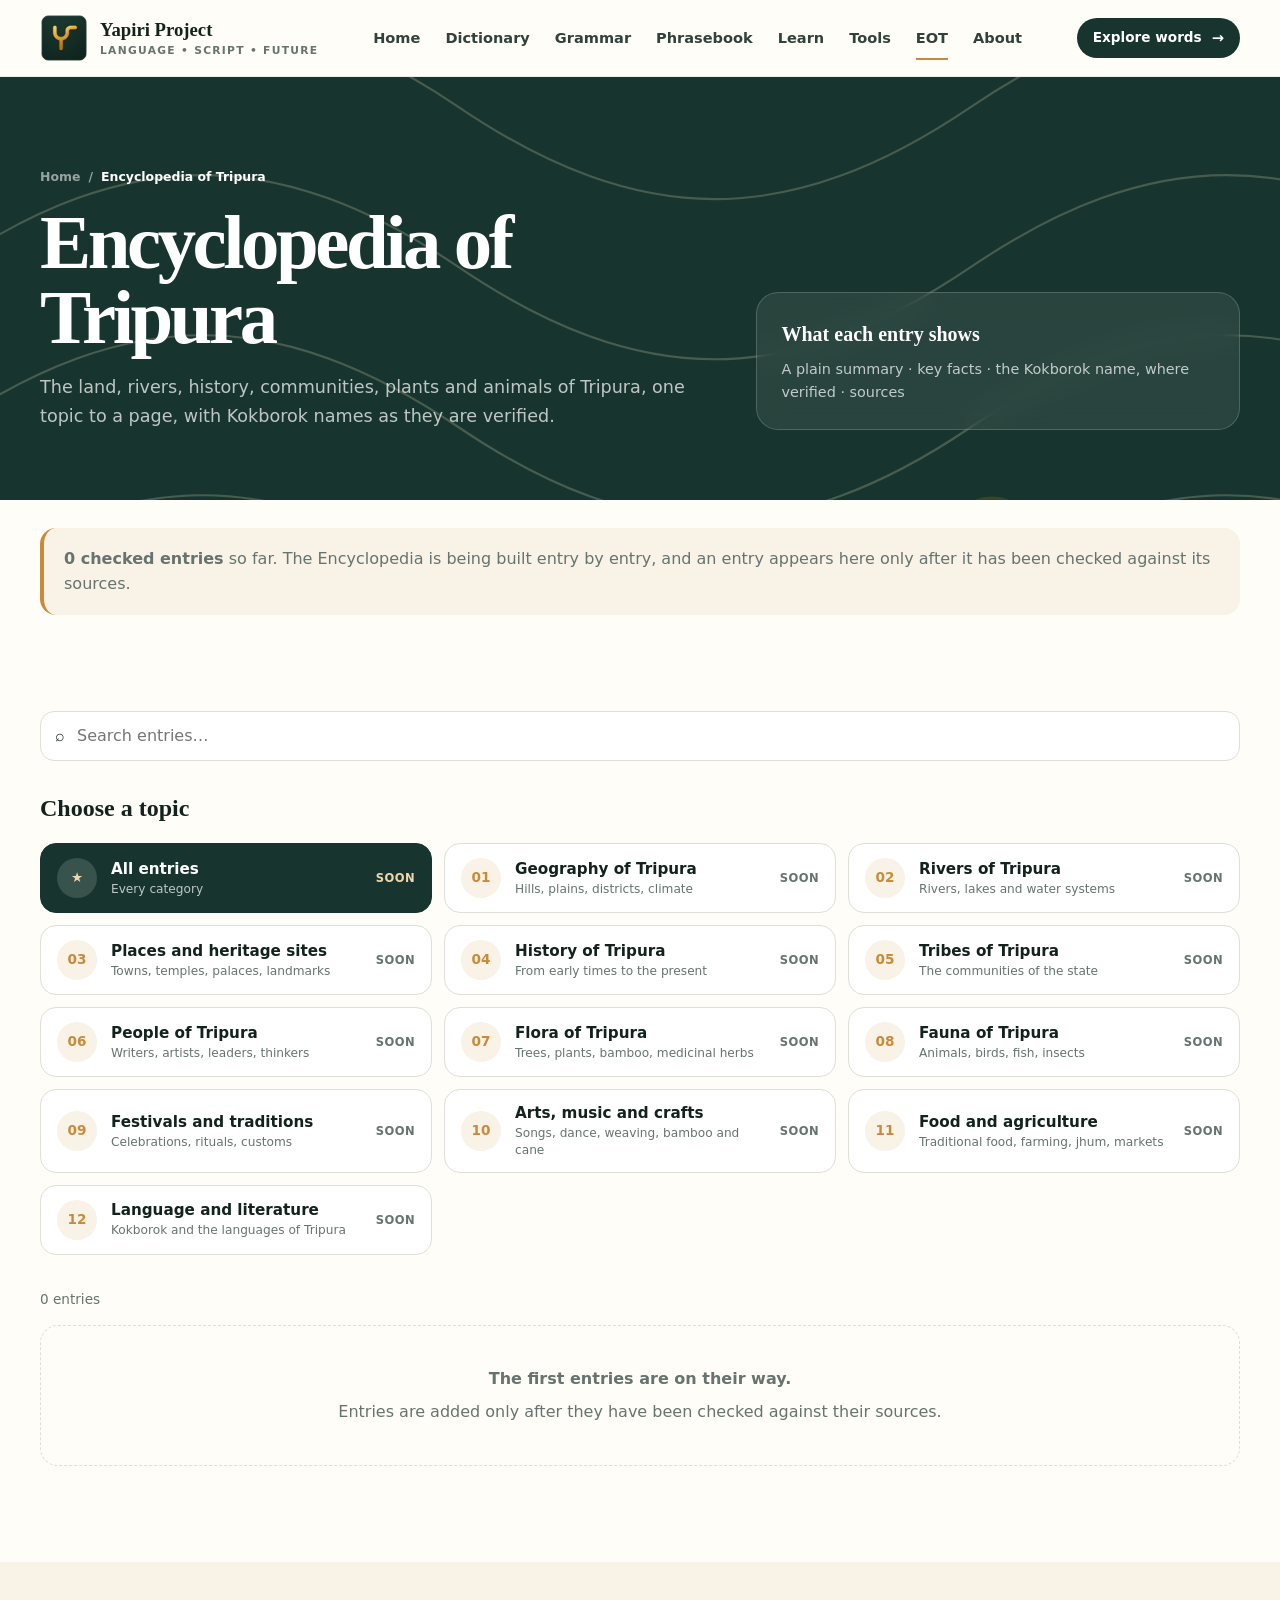
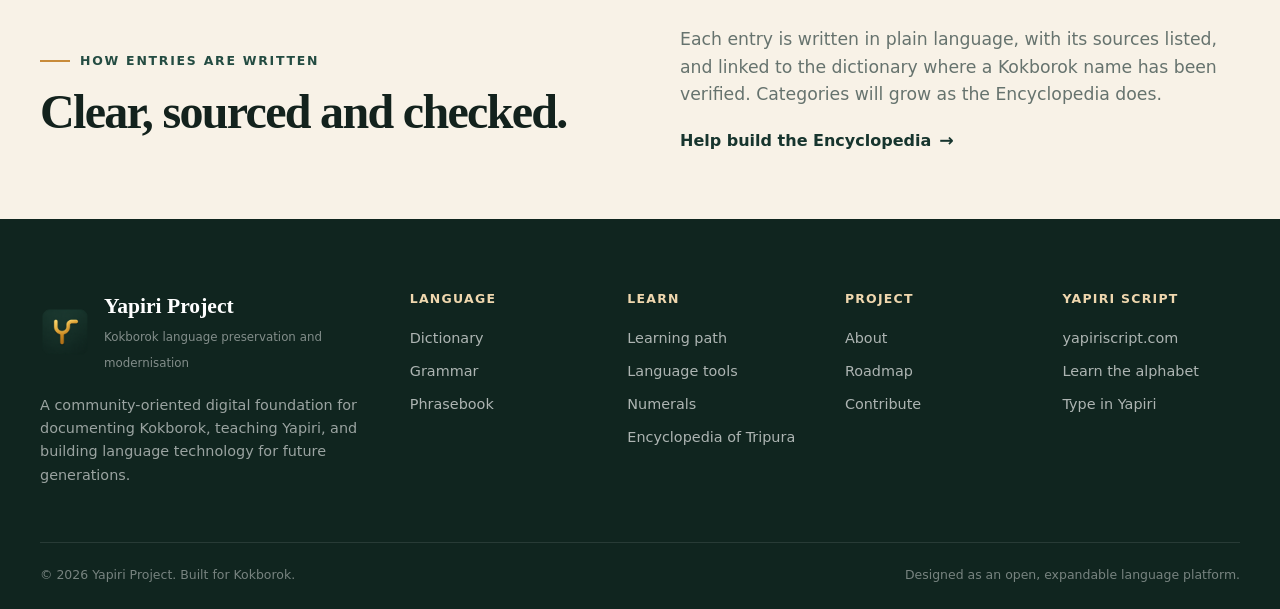
<file: encyclopedia.html>
<!doctype html>
<html lang="en">
<head>
  <meta charset="utf-8">
  <meta name="viewport" content="width=device-width, initial-scale=1">
  <meta name="description" content="Encyclopedia of Tripura (EOT): plain-language entries on the geography, rivers, history, tribes, plants, animals, festivals and culture of Tripura.">
  <meta name="theme-color" content="#17352e">
  <title>Encyclopedia of Tripura | Yapiri Project</title>
  <link rel="icon" type="image/png" sizes="32x32" href="/assets/img/favicon-32x32.png">
  <link rel="shortcut icon" type="image/png" href="/assets/img/favicon-32x32.png">
  <link rel="canonical" href="https://yapiriproject.com/encyclopedia.html">
  <link rel="manifest" href="manifest.webmanifest">
  <meta property="og:type" content="website">
  <meta property="og:site_name" content="Yapiri Project">
  <meta property="og:title" content="Encyclopedia of Tripura | Yapiri Project">
  <meta property="og:description" content="Plain-language entries on the land, rivers, history, tribes, wildlife and culture of Tripura.">
  <meta property="og:url" content="https://yapiriproject.com/encyclopedia.html">
  <link rel="stylesheet" href="assets/css/styles.css">
</head>
<body><a class="skip-link" href="#main">Skip to content</a>
<header class="site-header">
  <div class="container nav-wrap">
    <a class="brand" href="index.html" aria-label="Yapiri Project home">
       <img
        src="assets/img/brand_logo.png"
        alt="Yapiri Project logo"
        width="48"
        height="48"
      >
      <span class="brand-text"><strong>Yapiri Project</strong><span>Language • Script • Future</span></span>
    </a>
    <nav class="nav-links" aria-label="Primary navigation"><a href="index.html" class="">Home</a><a href="dictionary.html" class="">Dictionary</a><a href="grammar.html" class="">Grammar</a><a href="phrasebook.html" class="">Phrasebook</a><a href="learn.html" class="">Learn</a><a href="tools.html" class="">Tools</a><a href="encyclopedia.html" class="active" aria-label="Encyclopedia of Tripura">EOT<span class="nav-tip" aria-hidden="true">Encyclopedia of Tripura</span></a><a href="about.html" class="">About</a></nav>
    <div class="nav-actions">
      <a class="btn btn-primary btn-sm" href="dictionary.html">Explore words <span class="icon-arrow">→</span></a>
      <button class="menu-toggle" aria-label="Toggle navigation" aria-expanded="false"><span></span><span></span><span></span></button>
    </div>
  </div>
</header><main id="main">
<section class="page-hero"><div class="container page-hero-grid"><div><div class="breadcrumb"><a href="index.html">Home</a> / <span>Encyclopedia of Tripura</span></div><h1>Encyclopedia of Tripura</h1><p>The land, rivers, history, communities, plants and animals of Tripura, one topic to a page, with Kokborok names as they are verified.</p></div><aside class="page-hero-aside"><strong>What each entry shows</strong><p>A plain summary · key facts · the Kokborok name, where verified · sources</p></aside></div></section>
<div class="container search-shell" style="margin-top:0"><div class="notice" style="margin-top:28px"><strong data-eot-total>0 checked entries</strong> so far. The Encyclopedia is being built entry by entry, and an entry appears here only after it has been checked against its sources.</div></div>
<section class="section"><div class="container">
  <div class="page-toolbar"><div class="search-input-wrap" style="border:1px solid var(--line);border-radius:14px;background:white"><span>⌕</span><input data-eot-search type="search" placeholder="Search entries…" aria-label="Search the Encyclopedia"></div></div>
  <h2 class="cat-heading">Choose a topic</h2>
  <div class="cat-grid" data-eot-categories role="group" aria-label="Phrase categories"></div>
  <div class="dict-toolbar" style="margin-top:34px"><div class="result-count" data-eot-count aria-live="polite">0 entries</div></div>
  <div class="card-list" data-eot-list></div>
  <div class="empty-state" data-eot-empty style="display:block"><strong data-empty-title>The first entries are on their way.</strong><p data-empty-text style="margin:8px 0 0">Entries are added only after they have been checked against their sources.</p></div>
</div></section>
<section class="section-sm" style="background:var(--cream)"><div class="container split"><div><span class="section-kicker">How entries are written</span><h2 class="section-title small">Clear, sourced and checked.</h2></div><div><p class="section-copy" style="margin-top:0">Each entry is written in plain language, with its sources listed, and linked to the dictionary where a Kokborok name has been verified. Categories will grow as the Encyclopedia does.</p><p style="margin:18px 0 0"><a class="text-link" href="about.html#contribute">Help build the Encyclopedia <span class="icon-arrow">→</span></a></p></div></div></section>
</main><footer class="site-footer">
  <div class="container">
    <div class="footer-grid">
      <div>
        <div class="footer-brand"><img src="assets/img/brand_logo.png" alt="Yapiri Project logo"><div><strong>Yapiri Project</strong><span>Kokborok language preservation and modernisation</span></div></div>
        <p class="footer-intro">A community-oriented digital foundation for documenting Kokborok, teaching Yapiri, and building language technology for future generations.</p>
      </div>
      <div class="footer-col"><h4>Language</h4><a href="dictionary.html">Dictionary</a><a href="grammar.html">Grammar</a><a href="phrasebook.html">Phrasebook</a></div>
      <div class="footer-col"><h4>Learn</h4><a href="learn.html">Learning path</a><a href="tools.html">Language tools</a><a href="learn.html#numerals">Numerals</a><a href="encyclopedia.html">Encyclopedia of Tripura</a></div>
      <div class="footer-col"><h4>Project</h4><a href="about.html">About</a><a href="about.html#roadmap">Roadmap</a><a href="about.html#contribute">Contribute</a></div>
      <div class="footer-col"><h4>Yapiri Script</h4><a href="https://yapiriscript.com">yapiriscript.com</a><a href="https://yapiriscript.com/learn.html">Learn the alphabet</a><a href="https://yapiriscript.com/try.html">Type in Yapiri</a></div>
    </div>
    <div class="footer-bottom"><span>© <span data-year></span> Yapiri Project. Built for Kokborok.</span><span>Designed as an open, expandable language platform.</span></div>
  </div>
</footer><script src="assets/js/main.js"></script><script src="assets/data/eot-data.js"></script><script src="assets/js/eot.js"></script></body></html>
</file>
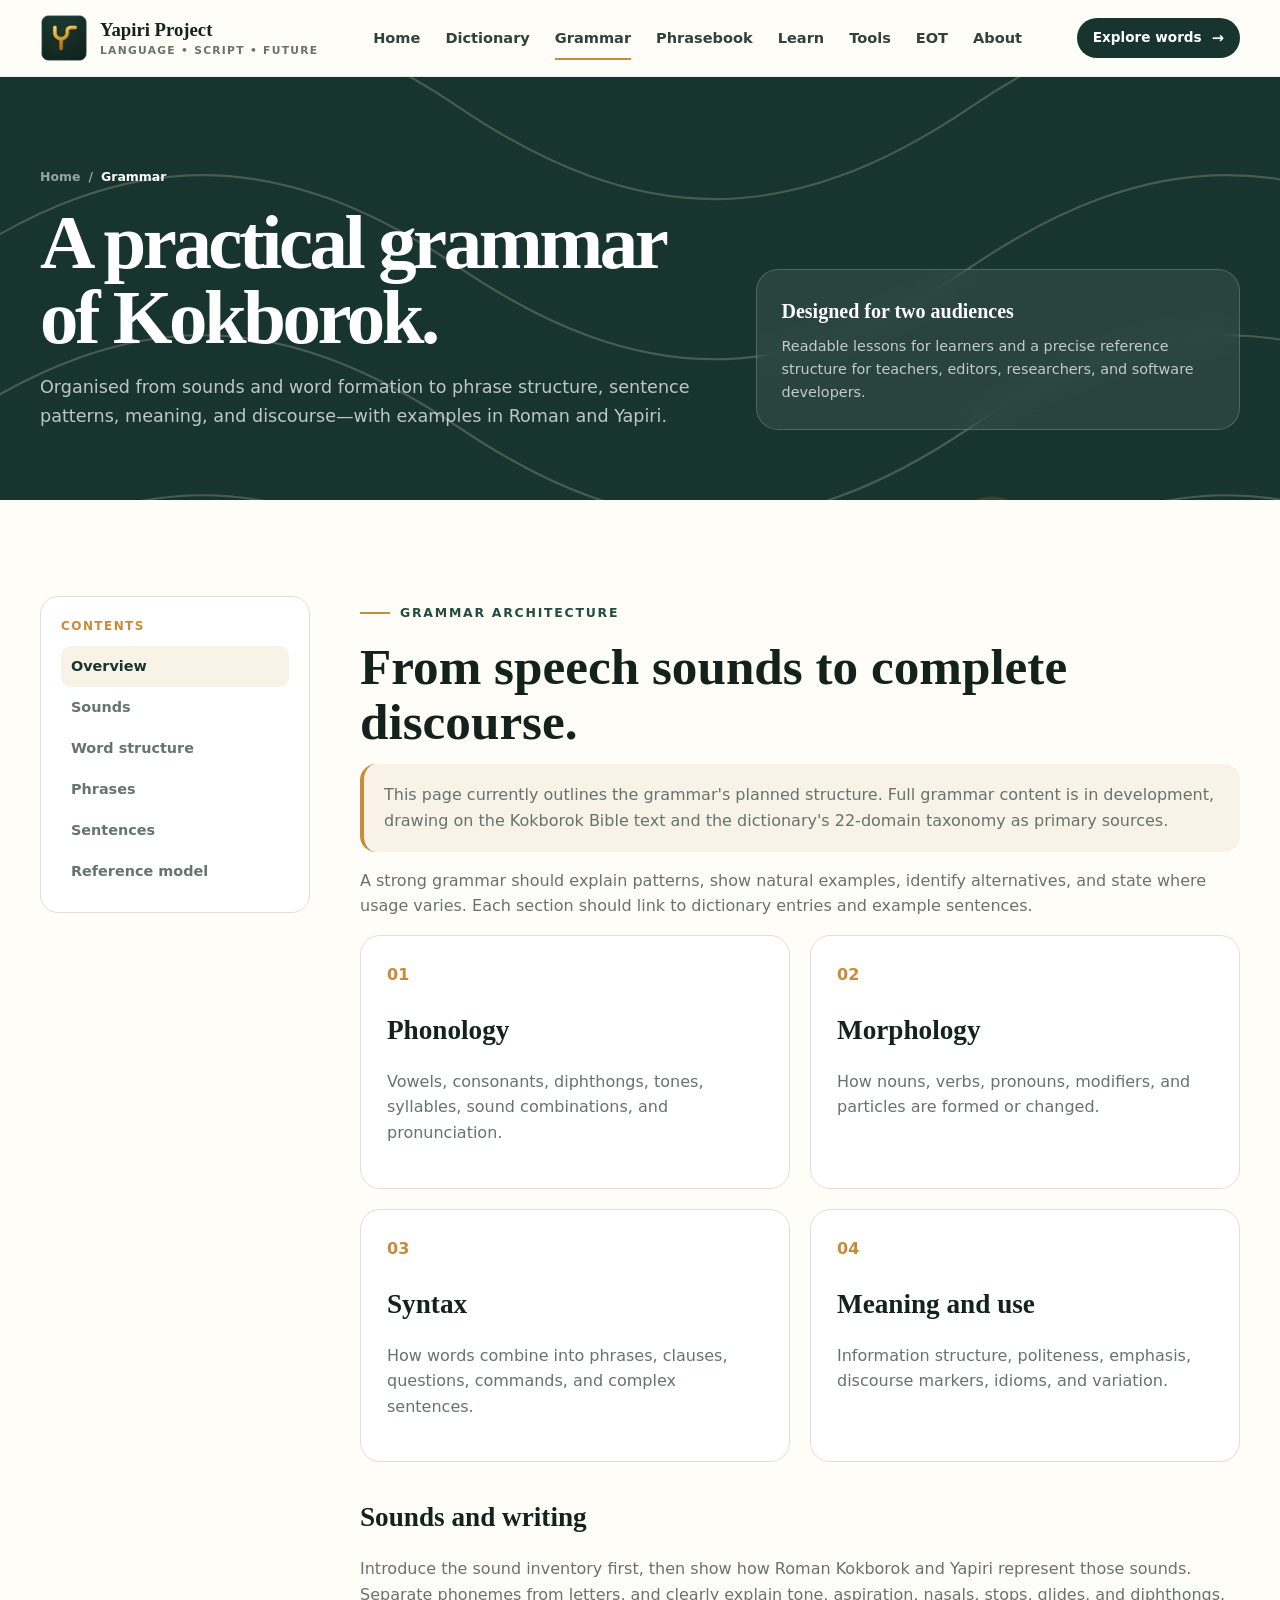
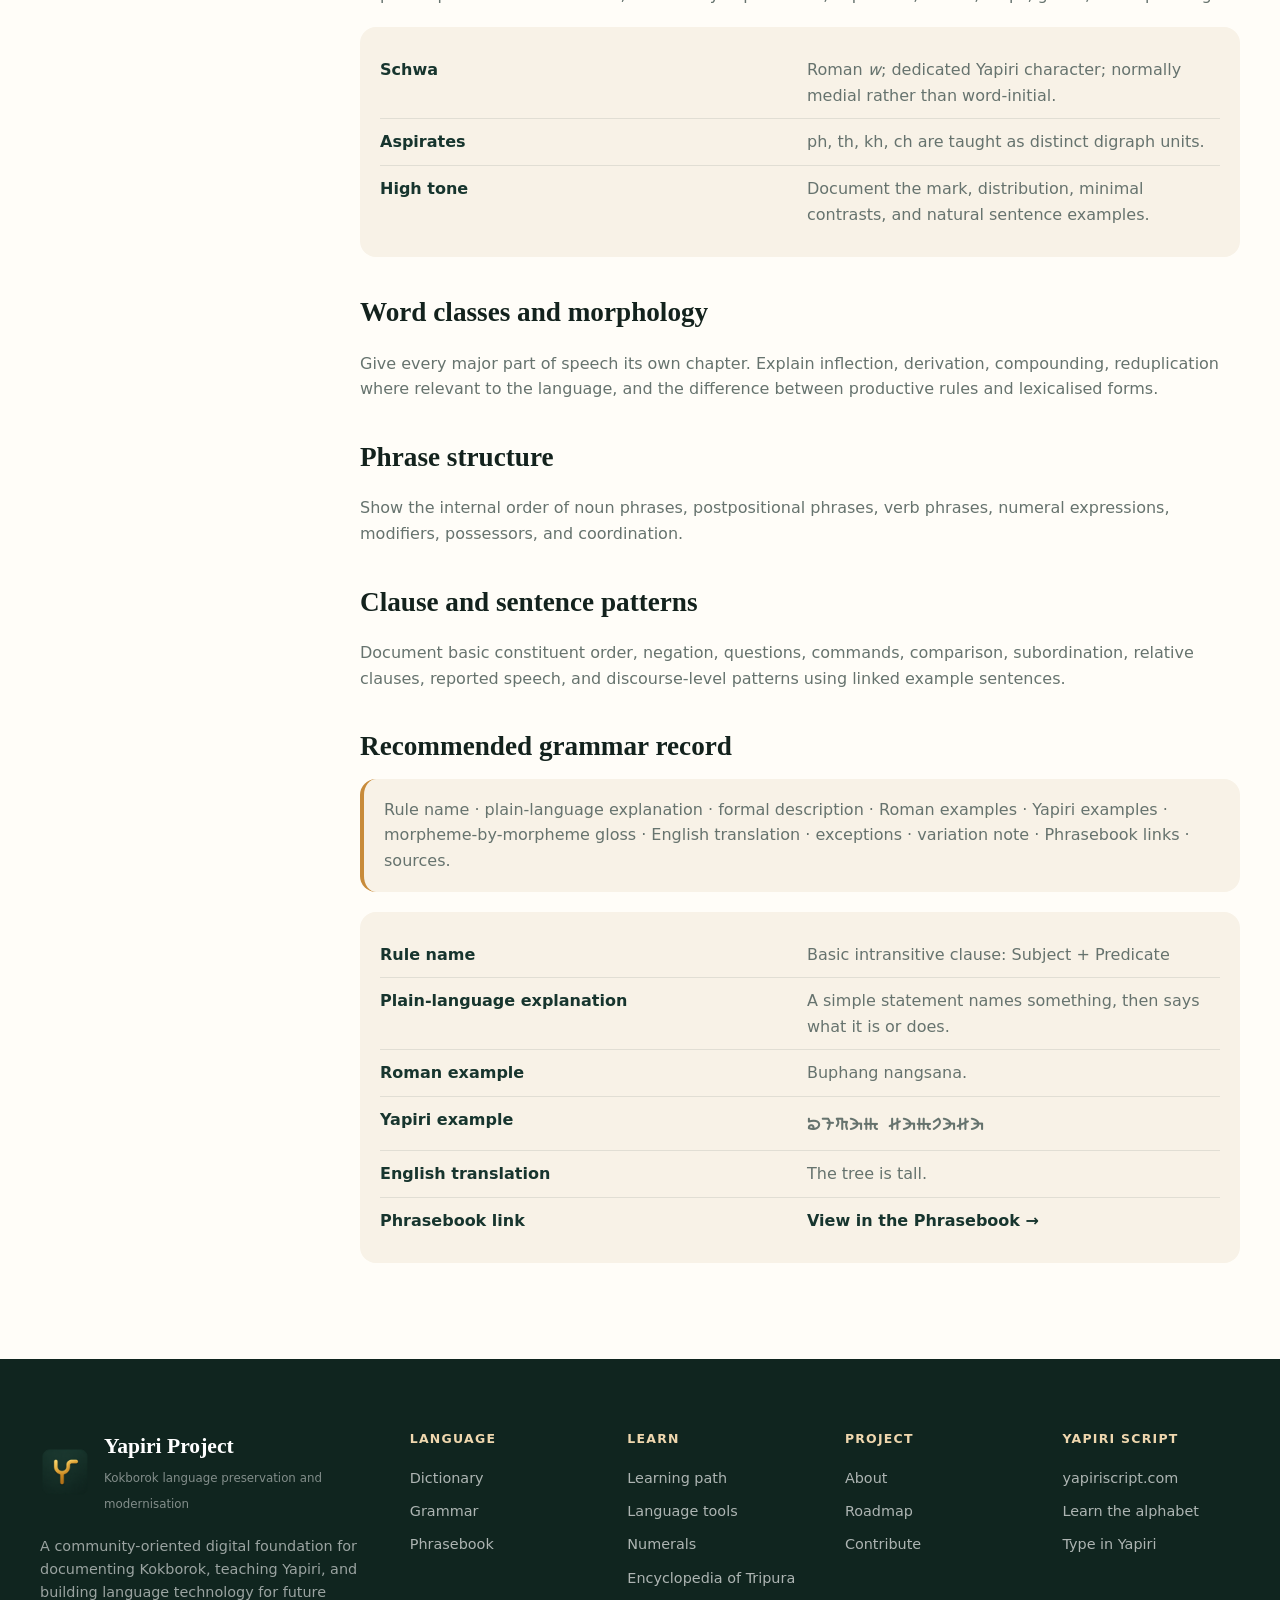
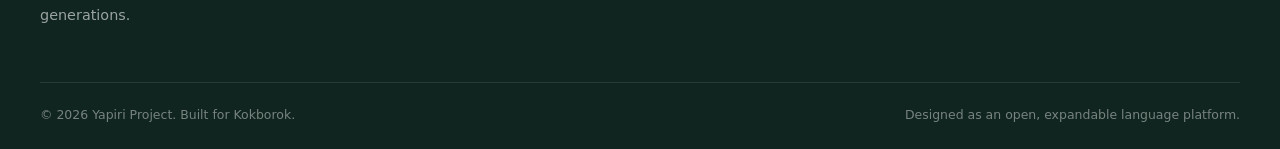
<file: grammar.html>
<!doctype html>
<html lang="en">
<head>
  <meta charset="utf-8">
  <meta name="viewport" content="width=device-width, initial-scale=1">
  <meta name="description" content="Read the practical grammar architecture for Kokborok, from sounds and word structure to complete sentences.">
  <meta name="theme-color" content="#17352e">
  <title>Grammar | Yapiri Project</title>
  <link rel="icon" type="image/png" sizes="32x32" href="/assets/img/favicon-32x32.png">
  <link rel="shortcut icon" type="image/png" href="/assets/img/favicon-32x32.png">
  <link rel="canonical" href="https://yapiriproject.com/grammar.html">
  <link rel="manifest" href="manifest.webmanifest">
  <meta property="og:type" content="website">
  <meta property="og:site_name" content="Yapiri Project">
  <meta property="og:title" content="Grammar | Yapiri Project">
  <meta property="og:url" content="https://yapiriproject.com/grammar.html">
  <link rel="stylesheet" href="assets/css/styles.css">
</head>
<body><a class="skip-link" href="#main">Skip to content</a>
<header class="site-header">
  <div class="container nav-wrap">
    <a class="brand" href="index.html" aria-label="Yapiri Project home">
       <img
        src="assets/img/brand_logo.png"
        alt="Yapiri Project logo"
        width="48"
        height="48"
      >
      <span class="brand-text"><strong>Yapiri Project</strong><span>Language • Script • Future</span></span>
    </a>
    <nav class="nav-links" aria-label="Primary navigation"><a href="index.html" class="">Home</a><a href="dictionary.html" class="">Dictionary</a><a href="grammar.html" class="active">Grammar</a><a href="phrasebook.html" class="">Phrasebook</a><a href="learn.html" class="">Learn</a><a href="tools.html" class="">Tools</a><a href="encyclopedia.html" class="" aria-label="Encyclopedia of Tripura">EOT<span class="nav-tip" aria-hidden="true">Encyclopedia of Tripura</span></a><a href="about.html" class="">About</a></nav>
    <div class="nav-actions">
      <a class="btn btn-primary btn-sm" href="dictionary.html">Explore words <span class="icon-arrow">→</span></a>
      <button class="menu-toggle" aria-label="Toggle navigation" aria-expanded="false"><span></span><span></span><span></span></button>
    </div>
  </div>
</header><main id="main">
<section class="page-hero"><div class="container page-hero-grid"><div><div class="breadcrumb"><a href="index.html">Home</a> / <span>Grammar</span></div><h1>A practical grammar of Kokborok.</h1><p>Organised from sounds and word formation to phrase structure, sentence patterns, meaning, and discourse—with examples in Roman and Yapiri.</p></div><aside class="page-hero-aside"><strong>Designed for two audiences</strong><p>Readable lessons for learners and a precise reference structure for teachers, editors, researchers, and software developers.</p></aside></div></section>
<section class="section"><div class="container content-grid"><nav class="side-nav"><strong>Contents</strong><a class="active" href="#overview">Overview</a><a href="#sounds">Sounds</a><a href="#words">Word structure</a><a href="#phrases">Phrases</a><a href="#sentences">Sentences</a><a href="#reference">Reference model</a></nav><div class="content-main"><section id="overview"><span class="section-kicker">Grammar architecture</span><h2>From speech sounds to complete discourse.</h2><div class="notice">This page currently outlines the grammar's planned structure. Full grammar content is in development, drawing on the Kokborok Bible text and the dictionary's 22-domain taxonomy as primary sources.</div><p>A strong grammar should explain patterns, show natural examples, identify alternatives, and state where usage varies. Each section should link to dictionary entries and example sentences.</p><div class="grammar-grid"><article class="grammar-card"><span class="num">01</span><h3>Phonology</h3><p>Vowels, consonants, diphthongs, tones, syllables, sound combinations, and pronunciation.</p></article><article class="grammar-card"><span class="num">02</span><h3>Morphology</h3><p>How nouns, verbs, pronouns, modifiers, and particles are formed or changed.</p></article><article class="grammar-card"><span class="num">03</span><h3>Syntax</h3><p>How words combine into phrases, clauses, questions, commands, and complex sentences.</p></article><article class="grammar-card"><span class="num">04</span><h3>Meaning and use</h3><p>Information structure, politeness, emphasis, discourse markers, idioms, and variation.</p></article></div></section><section id="sounds"><h3>Sounds and writing</h3><p>Introduce the sound inventory first, then show how Roman Kokborok and Yapiri represent those sounds. Separate phonemes from letters, and clearly explain tone, aspiration, nasals, stops, glides, and diphthongs.</p><div class="rule-box"><div class="rule-row"><strong>Schwa</strong><span>Roman <em>w</em>; dedicated Yapiri character; normally medial rather than word-initial.</span></div><div class="rule-row"><strong>Aspirates</strong><span>ph, th, kh, ch are taught as distinct digraph units.</span></div><div class="rule-row"><strong>High tone</strong><span>Document the mark, distribution, minimal contrasts, and natural sentence examples.</span></div></div></section><section id="words"><h3>Word classes and morphology</h3><p>Give every major part of speech its own chapter. Explain inflection, derivation, compounding, reduplication where relevant to the language, and the difference between productive rules and lexicalised forms.</p></section><section id="phrases"><h3>Phrase structure</h3><p>Show the internal order of noun phrases, postpositional phrases, verb phrases, numeral expressions, modifiers, possessors, and coordination.</p></section><section id="sentences"><h3>Clause and sentence patterns</h3><p>Document basic constituent order, negation, questions, commands, comparison, subordination, relative clauses, reported speech, and discourse-level patterns using linked example sentences.</p></section><section id="reference"><h3>Recommended grammar record</h3><div class="notice">Rule name · plain-language explanation · formal description · Roman examples · Yapiri examples · morpheme-by-morpheme gloss · English translation · exceptions · variation note · Phrasebook links · sources.</div><div class="rule-box" style="margin-top:20px"><div class="rule-row"><strong>Rule name</strong><span>Basic intransitive clause: Subject + Predicate</span></div><div class="rule-row"><strong>Plain-language explanation</strong><span>A simple statement names something, then says what it is or does.</span></div><div class="rule-row"><strong>Roman example</strong><span>Buphang nangsana.</span></div><div class="rule-row"><strong>Yapiri example</strong><span style="font-family:'Yapiri', Georgia, serif; font-size:1.3rem">󱲪󱲣󱲭󱲠󱲵 󱲳󱲠󱲵󱲶󱲠󱲳󱲠</span></div><div class="rule-row"><strong>English translation</strong><span>The tree is tall.</span></div><div class="rule-row"><strong>Phrasebook link</strong><span><a class="text-link" href="phrasebook.html">View in the Phrasebook →</a></span></div></div></section></div></div></section>
</main><footer class="site-footer">
  <div class="container">
    <div class="footer-grid">
      <div>
        <div class="footer-brand"><img src="assets/img/brand_logo.png" alt="Yapiri Project logo"><div><strong>Yapiri Project</strong><span>Kokborok language preservation and modernisation</span></div></div>
        <p class="footer-intro">A community-oriented digital foundation for documenting Kokborok, teaching Yapiri, and building language technology for future generations.</p>
      </div>
      <div class="footer-col"><h4>Language</h4><a href="dictionary.html">Dictionary</a><a href="grammar.html">Grammar</a><a href="phrasebook.html">Phrasebook</a></div>
      <div class="footer-col"><h4>Learn</h4><a href="learn.html">Learning path</a><a href="tools.html">Language tools</a><a href="learn.html#numerals">Numerals</a><a href="encyclopedia.html">Encyclopedia of Tripura</a></div>
      <div class="footer-col"><h4>Project</h4><a href="about.html">About</a><a href="about.html#roadmap">Roadmap</a><a href="about.html#contribute">Contribute</a></div>
      <div class="footer-col"><h4>Yapiri Script</h4><a href="https://yapiriscript.com">yapiriscript.com</a><a href="https://yapiriscript.com/learn.html">Learn the alphabet</a><a href="https://yapiriscript.com/try.html">Type in Yapiri</a></div>
    </div>
    <div class="footer-bottom"><span>© <span data-year></span> Yapiri Project. Built for Kokborok.</span><span>Designed as an open, expandable language platform.</span></div>
  </div>
</footer><script src="assets/js/main.js"></script></body></html>
</file>
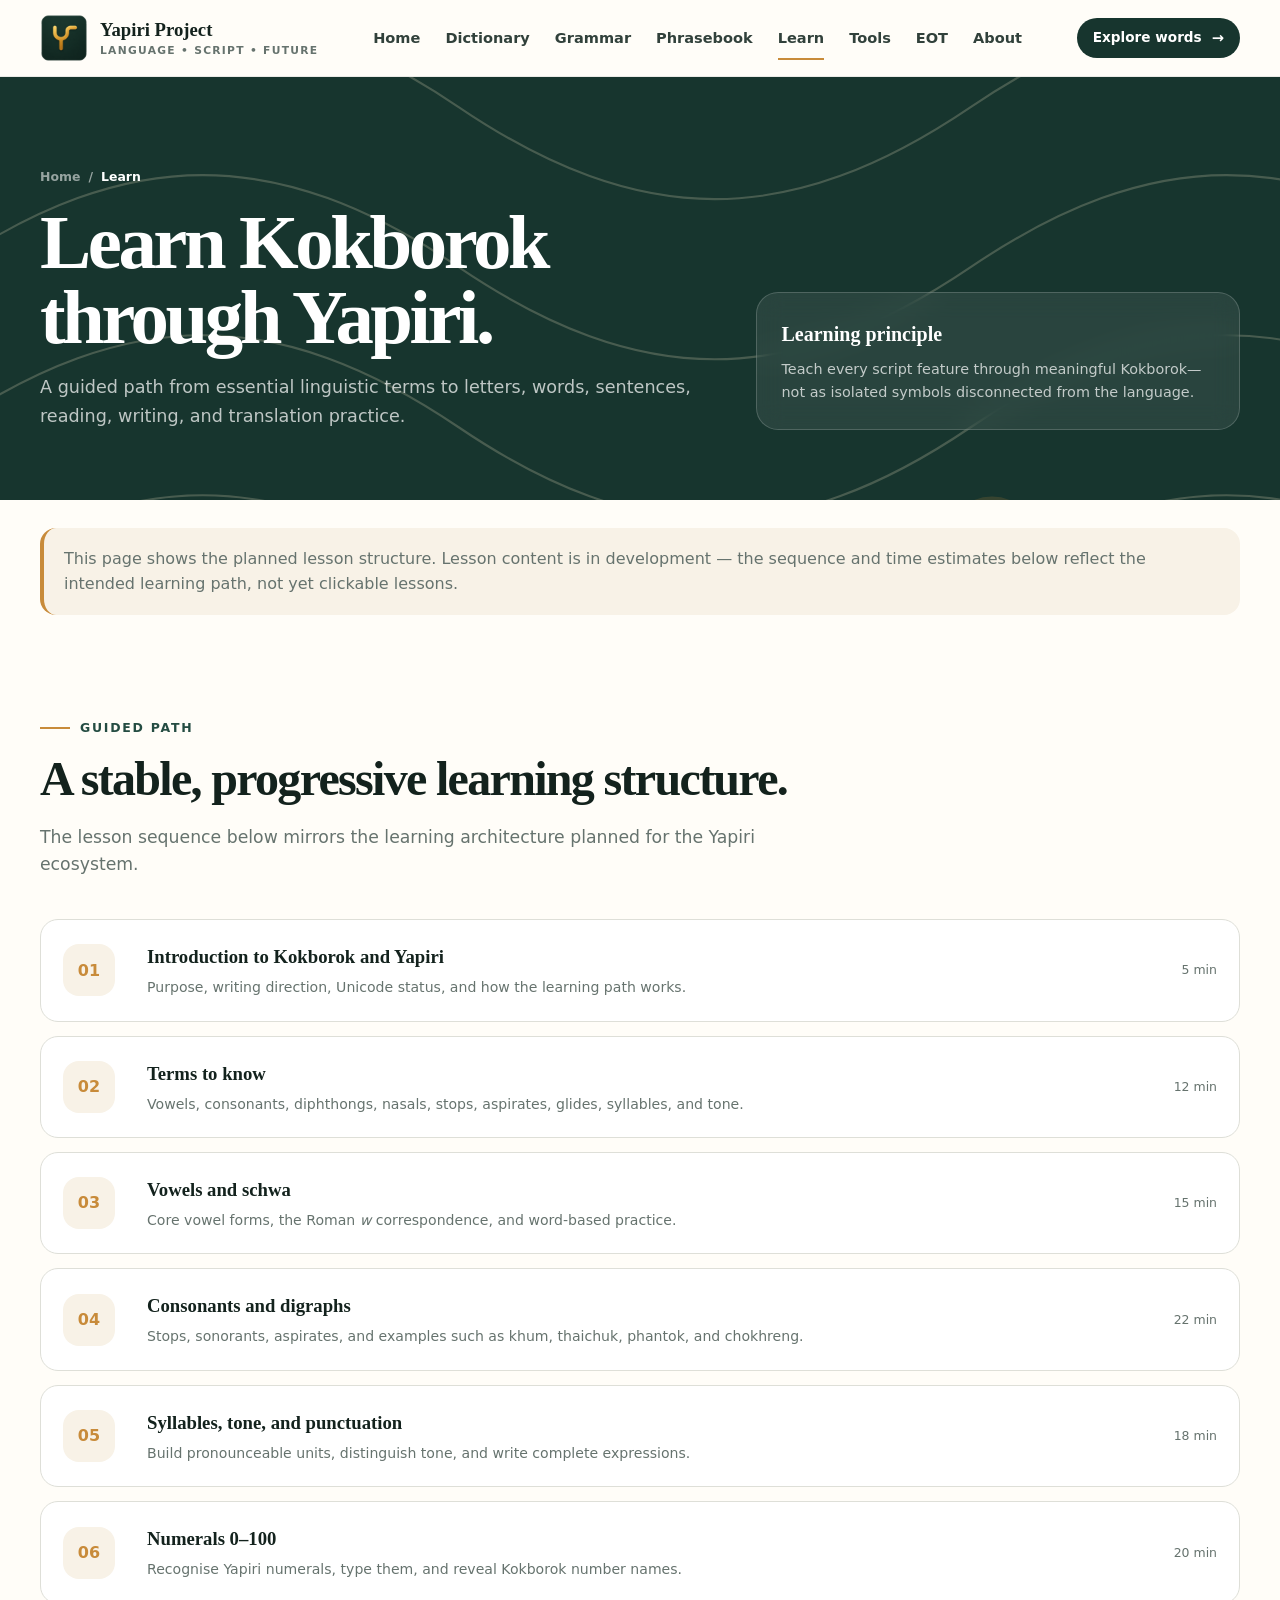
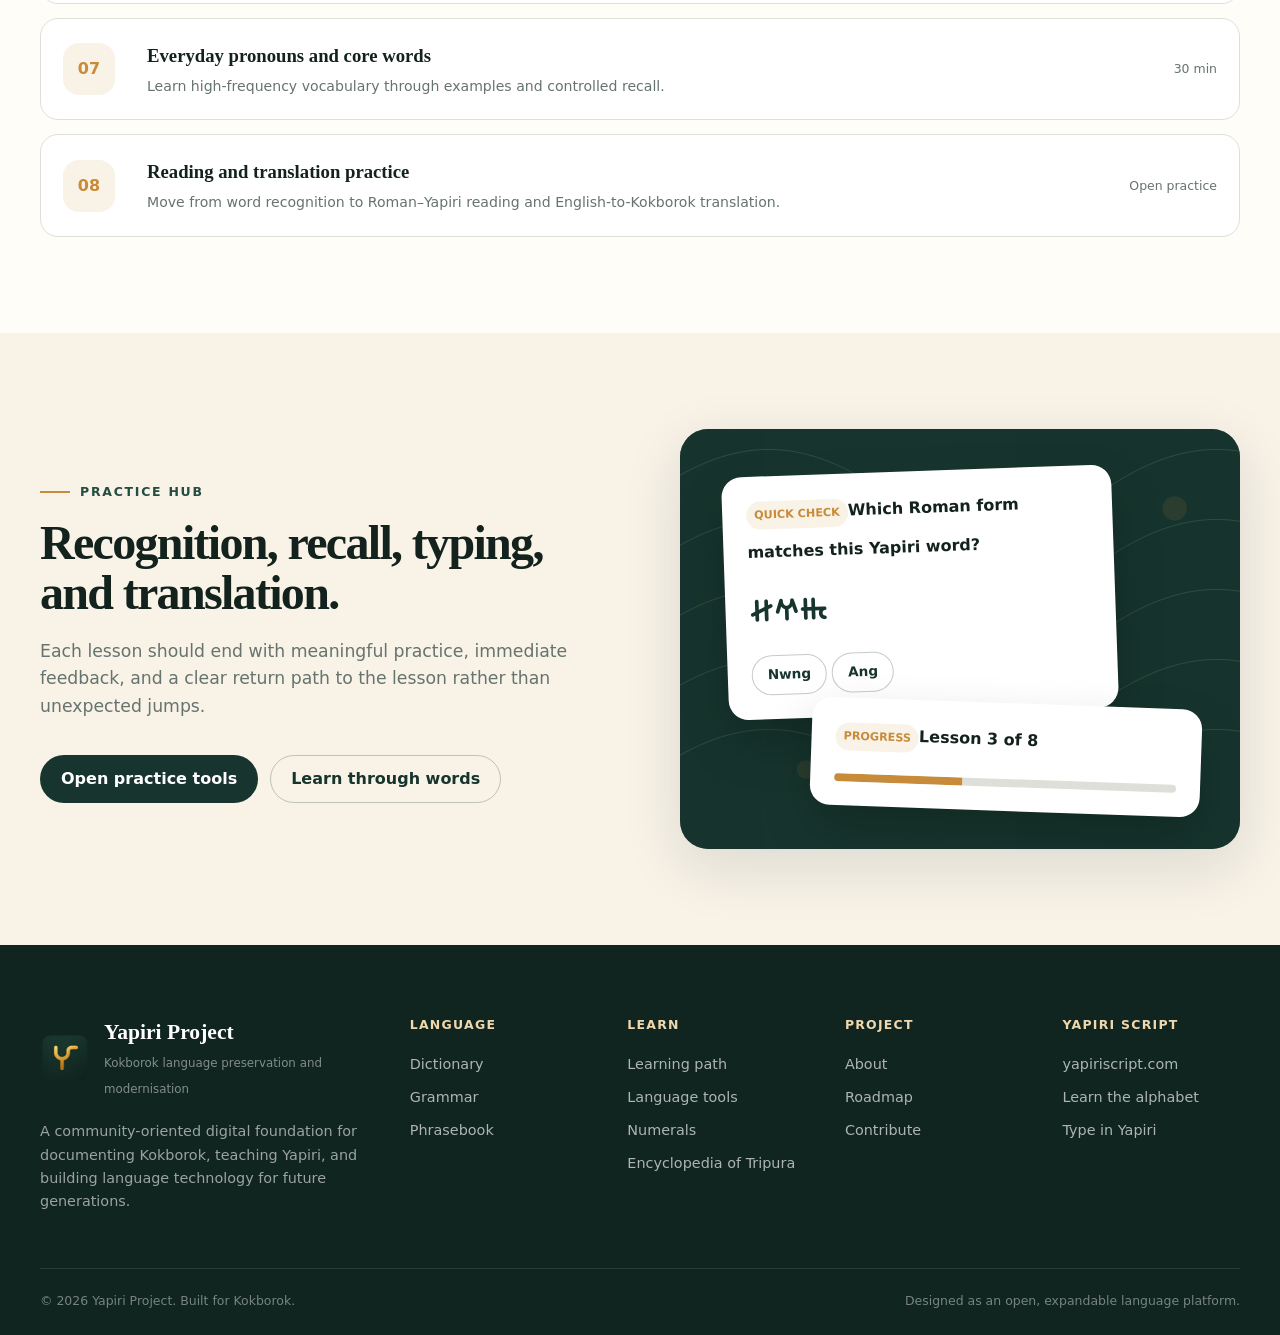
<file: learn.html>
<!doctype html>
<html lang="en">
<head>
  <meta charset="utf-8">
  <meta name="viewport" content="width=device-width, initial-scale=1">
  <meta name="description" content="Learn Kokborok and the Yapiri script through a structured path and meaningful word-based practice.">
  <meta name="theme-color" content="#17352e">
  <title>Learn | Yapiri Project</title>
  <link rel="icon" type="image/png" sizes="32x32" href="/assets/img/favicon-32x32.png">
  <link rel="shortcut icon" type="image/png" href="/assets/img/favicon-32x32.png">
  <link rel="canonical" href="https://yapiriproject.com/learn.html">
  <link rel="manifest" href="manifest.webmanifest">
  <meta property="og:type" content="website">
  <meta property="og:site_name" content="Yapiri Project">
  <meta property="og:title" content="Learn | Yapiri Project">
  <meta property="og:url" content="https://yapiriproject.com/learn.html">
  <link rel="stylesheet" href="assets/css/styles.css">
</head>
<body><a class="skip-link" href="#main">Skip to content</a>
<header class="site-header">
  <div class="container nav-wrap">
    <a class="brand" href="index.html" aria-label="Yapiri Project home">
       <img
        src="assets/img/brand_logo.png"
        alt="Yapiri Project logo"
        width="48"
        height="48"
      >
      <span class="brand-text"><strong>Yapiri Project</strong><span>Language • Script • Future</span></span>
    </a>
    <nav class="nav-links" aria-label="Primary navigation"><a href="index.html" class="">Home</a><a href="dictionary.html" class="">Dictionary</a><a href="grammar.html" class="">Grammar</a><a href="phrasebook.html" class="">Phrasebook</a><a href="learn.html" class="active">Learn</a><a href="tools.html" class="">Tools</a><a href="encyclopedia.html" class="" aria-label="Encyclopedia of Tripura">EOT<span class="nav-tip" aria-hidden="true">Encyclopedia of Tripura</span></a><a href="about.html" class="">About</a></nav>
    <div class="nav-actions">
      <a class="btn btn-primary btn-sm" href="dictionary.html">Explore words <span class="icon-arrow">→</span></a>
      <button class="menu-toggle" aria-label="Toggle navigation" aria-expanded="false"><span></span><span></span><span></span></button>
    </div>
  </div>
</header><main id="main">
<section class="page-hero"><div class="container page-hero-grid"><div><div class="breadcrumb"><a href="index.html">Home</a> / <span>Learn</span></div><h1>Learn Kokborok through Yapiri.</h1><p>A guided path from essential linguistic terms to letters, words, sentences, reading, writing, and translation practice.</p></div><aside class="page-hero-aside"><strong>Learning principle</strong><p>Teach every script feature through meaningful Kokborok—not as isolated symbols disconnected from the language.</p></aside></div></section>
<div class="container search-shell" style="margin-top:0"><div class="notice" style="margin-top:28px">This page shows the planned lesson structure. Lesson content is in development — the sequence and time estimates below reflect the intended learning path, not yet clickable lessons.</div></div>
<section class="section"><div class="container"><span class="section-kicker">Guided path</span><h2 class="section-title small">A stable, progressive learning structure.</h2><p class="section-copy">The lesson sequence below mirrors the learning architecture planned for the Yapiri ecosystem.</p><div class="lesson-path" style="margin-top:40px"><article class="lesson-row"><div><h3>Introduction to Kokborok and Yapiri</h3><p>Purpose, writing direction, Unicode status, and how the learning path works.</p></div><div class="lesson-meta">5 min</div></article><article class="lesson-row"><div><h3>Terms to know</h3><p>Vowels, consonants, diphthongs, nasals, stops, aspirates, glides, syllables, and tone.</p></div><div class="lesson-meta">12 min</div></article><article class="lesson-row"><div><h3>Vowels and schwa</h3><p>Core vowel forms, the Roman <em>w</em> correspondence, and word-based practice.</p></div><div class="lesson-meta">15 min</div></article><article class="lesson-row"><div><h3>Consonants and digraphs</h3><p>Stops, sonorants, aspirates, and examples such as khum, thaichuk, phantok, and chokhreng.</p></div><div class="lesson-meta">22 min</div></article><article class="lesson-row"><div><h3>Syllables, tone, and punctuation</h3><p>Build pronounceable units, distinguish tone, and write complete expressions.</p></div><div class="lesson-meta">18 min</div></article><article class="lesson-row" id="numerals"><div><h3>Numerals 0–100</h3><p>Recognise Yapiri numerals, type them, and reveal Kokborok number names.</p></div><div class="lesson-meta">20 min</div></article><article class="lesson-row"><div><h3>Everyday pronouns and core words</h3><p>Learn high-frequency vocabulary through examples and controlled recall.</p></div><div class="lesson-meta">30 min</div></article><article class="lesson-row"><div><h3>Reading and translation practice</h3><p>Move from word recognition to Roman–Yapiri reading and English-to-Kokborok translation.</p></div><div class="lesson-meta">Open practice</div></article></div></div></section>
<section class="section" style="background:var(--cream)"><div class="container split"><div><span class="section-kicker">Practice hub</span><h2 class="section-title small">Recognition, recall, typing, and translation.</h2><p class="section-copy">Each lesson should end with meaningful practice, immediate feedback, and a clear return path to the lesson rather than unexpected jumps.</p><div class="hero-actions"><a class="btn btn-primary" href="tools.html">Open practice tools</a><a class="btn btn-outline" href="dictionary.html">Learn through words</a></div></div><div class="visual-board" style="min-height:420px"><div class="floating-card one"><span class="tag">Quick check</span><strong>Which Roman form matches this Yapiri word?</strong><div class="script-demo" style="margin:15px 0">󱲳󱲻󱲵</div><button class="btn btn-outline btn-sm">Nwng</button> <button class="btn btn-outline btn-sm">Ang</button></div><div class="floating-card two"><span class="tag">Progress</span><strong>Lesson 3 of 8</strong><div style="height:8px;background:var(--line);border-radius:10px;margin-top:13px;overflow:hidden"><div style="width:37.5%;height:100%;background:var(--gold)"></div></div></div></div></div></section>
</main><footer class="site-footer">
  <div class="container">
    <div class="footer-grid">
      <div>
        <div class="footer-brand"><img src="assets/img/brand_logo.png" alt="Yapiri Project logo"><div><strong>Yapiri Project</strong><span>Kokborok language preservation and modernisation</span></div></div>
        <p class="footer-intro">A community-oriented digital foundation for documenting Kokborok, teaching Yapiri, and building language technology for future generations.</p>
      </div>
      <div class="footer-col"><h4>Language</h4><a href="dictionary.html">Dictionary</a><a href="grammar.html">Grammar</a><a href="phrasebook.html">Phrasebook</a></div>
      <div class="footer-col"><h4>Learn</h4><a href="learn.html">Learning path</a><a href="tools.html">Language tools</a><a href="learn.html#numerals">Numerals</a><a href="encyclopedia.html">Encyclopedia of Tripura</a></div>
      <div class="footer-col"><h4>Project</h4><a href="about.html">About</a><a href="about.html#roadmap">Roadmap</a><a href="about.html#contribute">Contribute</a></div>
      <div class="footer-col"><h4>Yapiri Script</h4><a href="https://yapiriscript.com">yapiriscript.com</a><a href="https://yapiriscript.com/learn.html">Learn the alphabet</a><a href="https://yapiriscript.com/try.html">Type in Yapiri</a></div>
    </div>
    <div class="footer-bottom"><span>© <span data-year></span> Yapiri Project. Built for Kokborok.</span><span>Designed as an open, expandable language platform.</span></div>
  </div>
</footer><script src="assets/js/main.js"></script></body></html>
</file>
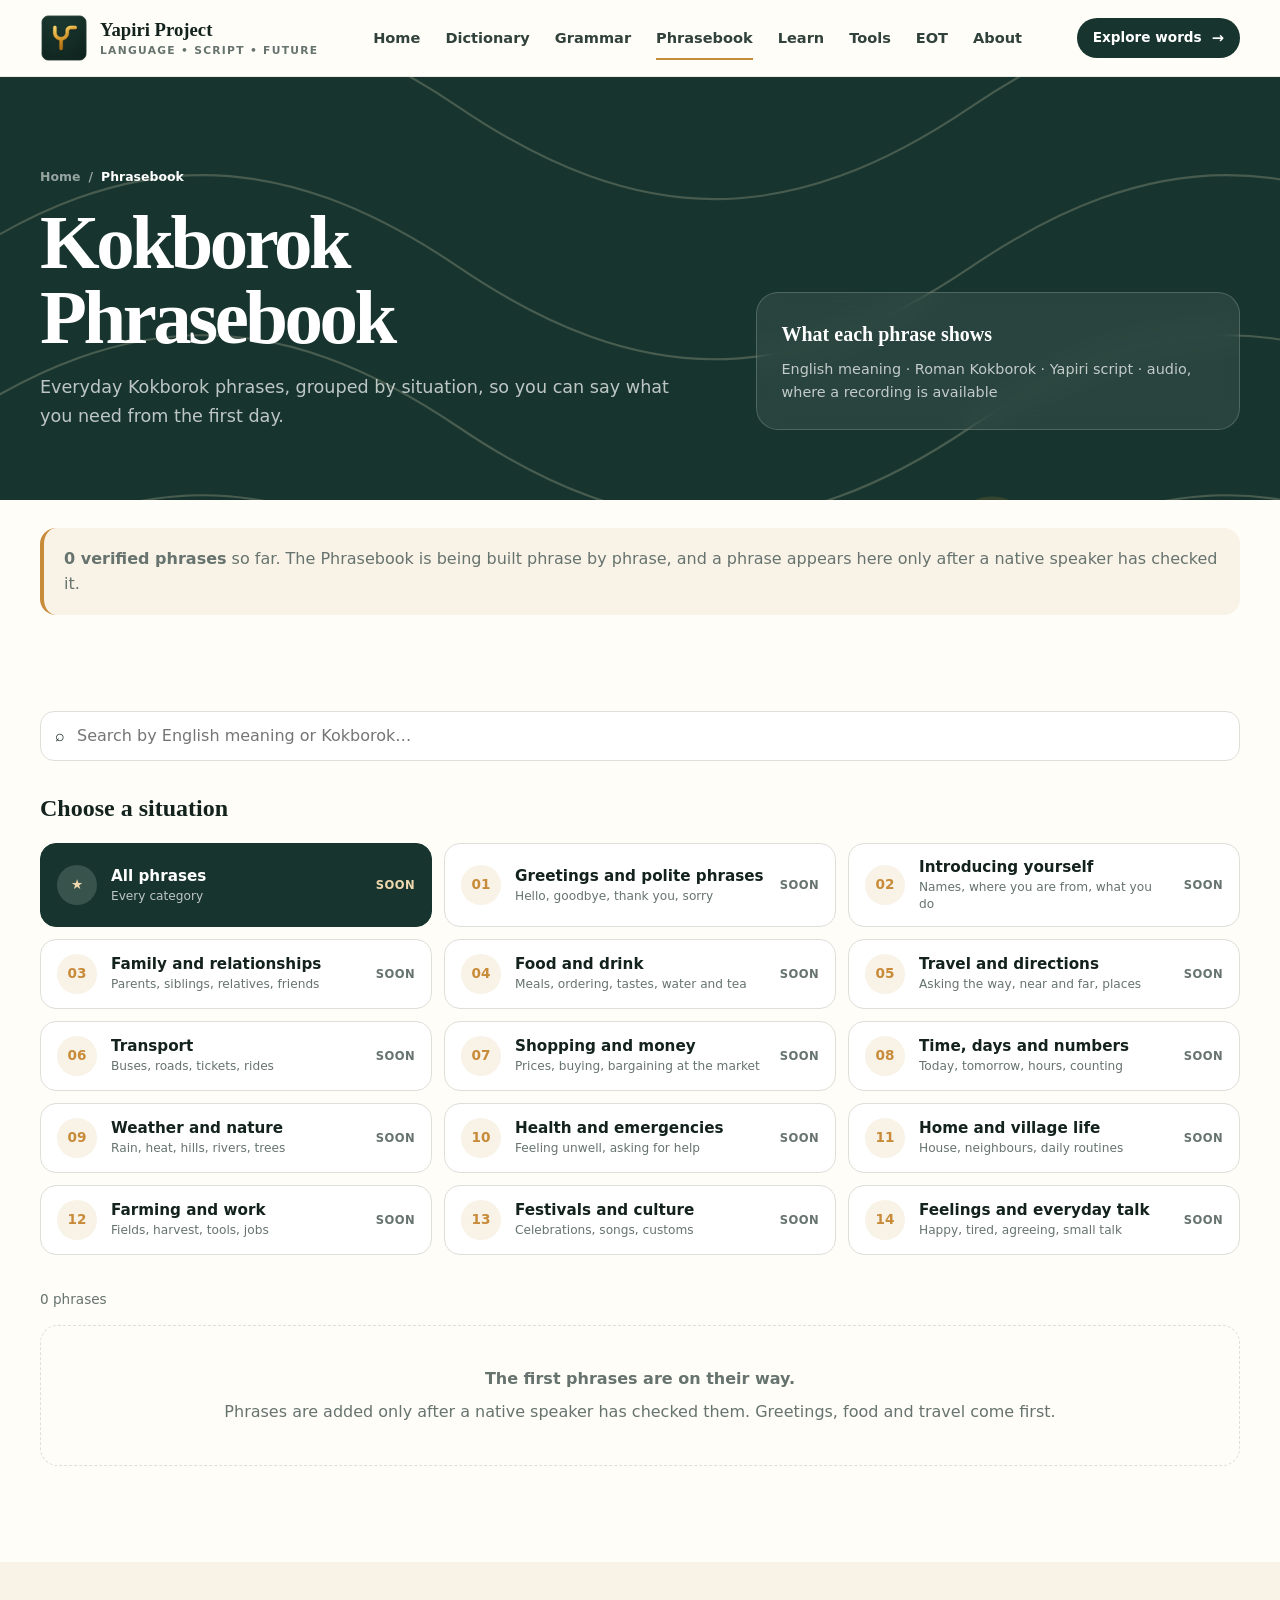
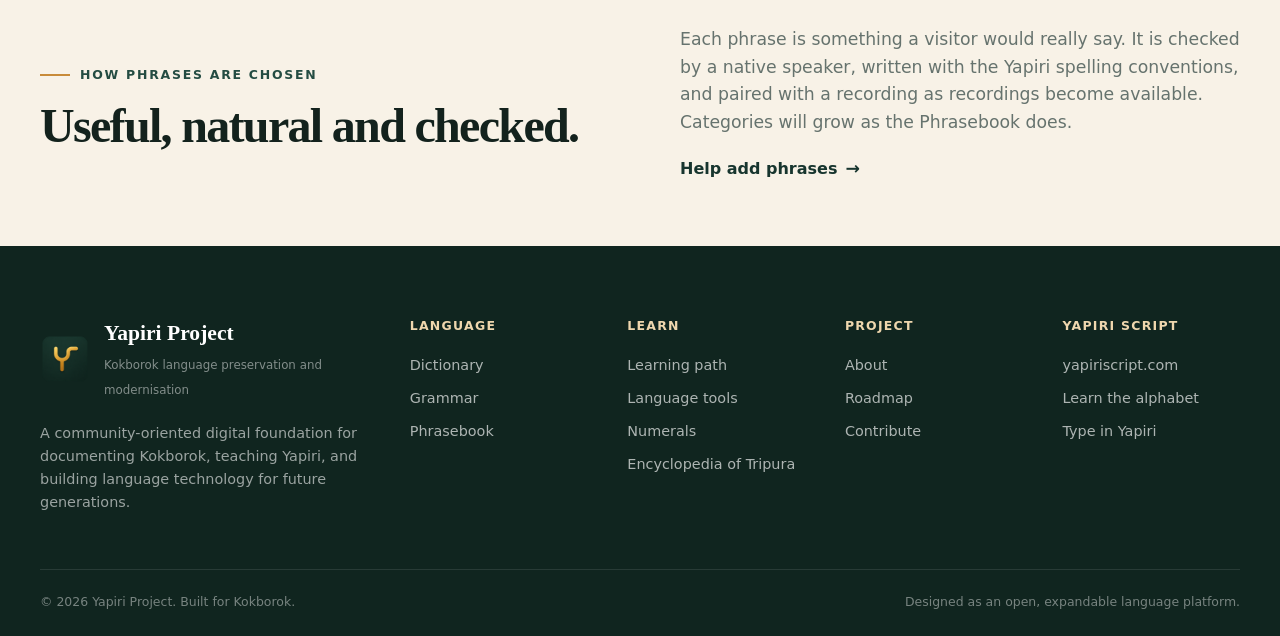
<file: phrasebook.html>
<!doctype html>
<html lang="en">
<head>
  <meta charset="utf-8">
  <meta name="viewport" content="width=device-width, initial-scale=1">
  <meta name="description" content="Kokborok Phrasebook: everyday Kokborok phrases grouped by situation, with English meaning, Roman Kokborok, Yapiri script and audio.">
  <meta name="theme-color" content="#17352e">
  <title>Kokborok Phrasebook | Yapiri Project</title>
  <link rel="icon" type="image/png" sizes="32x32" href="/assets/img/favicon-32x32.png">
  <link rel="shortcut icon" type="image/png" href="/assets/img/favicon-32x32.png">
  <link rel="canonical" href="https://yapiriproject.com/phrasebook.html">
  <link rel="manifest" href="manifest.webmanifest">
  <meta property="og:type" content="website">
  <meta property="og:site_name" content="Yapiri Project">
  <meta property="og:title" content="Kokborok Phrasebook | Yapiri Project">
  <meta property="og:description" content="Everyday Kokborok phrases grouped by situation, with English meaning, Roman Kokborok, Yapiri script and audio.">
  <meta property="og:url" content="https://yapiriproject.com/phrasebook.html">
  <link rel="stylesheet" href="assets/css/styles.css">
</head>
<body><a class="skip-link" href="#main">Skip to content</a>
<header class="site-header">
  <div class="container nav-wrap">
    <a class="brand" href="index.html" aria-label="Yapiri Project home">
       <img
        src="assets/img/brand_logo.png"
        alt="Yapiri Project logo"
        width="48"
        height="48"
      >
      <span class="brand-text"><strong>Yapiri Project</strong><span>Language • Script • Future</span></span>
    </a>
    <nav class="nav-links" aria-label="Primary navigation"><a href="index.html" class="">Home</a><a href="dictionary.html" class="">Dictionary</a><a href="grammar.html" class="">Grammar</a><a href="phrasebook.html" class="active">Phrasebook</a><a href="learn.html" class="">Learn</a><a href="tools.html" class="">Tools</a><a href="encyclopedia.html" class="" aria-label="Encyclopedia of Tripura">EOT<span class="nav-tip" aria-hidden="true">Encyclopedia of Tripura</span></a><a href="about.html" class="">About</a></nav>
    <div class="nav-actions">
      <a class="btn btn-primary btn-sm" href="dictionary.html">Explore words <span class="icon-arrow">→</span></a>
      <button class="menu-toggle" aria-label="Toggle navigation" aria-expanded="false"><span></span><span></span><span></span></button>
    </div>
  </div>
</header><main id="main">
<section class="page-hero"><div class="container page-hero-grid"><div><div class="breadcrumb"><a href="index.html">Home</a> / <span>Phrasebook</span></div><h1>Kokborok Phrasebook</h1><p>Everyday Kokborok phrases, grouped by situation, so you can say what you need from the first day.</p></div><aside class="page-hero-aside"><strong>What each phrase shows</strong><p>English meaning · Roman Kokborok · Yapiri script · audio, where a recording is available</p></aside></div></section>
<div class="container search-shell" style="margin-top:0"><div class="notice" style="margin-top:28px"><strong data-phrase-total>0 verified phrases</strong> so far. The Phrasebook is being built phrase by phrase, and a phrase appears here only after a native speaker has checked it.</div></div>
<section class="section"><div class="container">
  <div class="page-toolbar"><div class="search-input-wrap" style="border:1px solid var(--line);border-radius:14px;background:white"><span>⌕</span><input data-phrase-search type="search" placeholder="Search by English meaning or Kokborok…" aria-label="Search the Phrasebook"></div></div>
  <h2 class="cat-heading">Choose a situation</h2>
  <div class="cat-grid" data-phrase-categories role="group" aria-label="Phrase categories"></div>
  <div class="dict-toolbar" style="margin-top:34px"><div class="result-count" data-phrase-count aria-live="polite">0 phrases</div></div>
  <div class="card-list" data-phrase-list></div>
  <div class="empty-state" data-phrase-empty style="display:block"><strong data-empty-title>The first phrases are on their way.</strong><p data-empty-text style="margin:8px 0 0">Phrases are added only after a native speaker has checked them. Greetings, food and travel come first.</p></div>
</div></section>
<section class="section-sm" style="background:var(--cream)"><div class="container split"><div><span class="section-kicker">How phrases are chosen</span><h2 class="section-title small">Useful, natural and checked.</h2></div><div><p class="section-copy" style="margin-top:0">Each phrase is something a visitor would really say. It is checked by a native speaker, written with the Yapiri spelling conventions, and paired with a recording as recordings become available. Categories will grow as the Phrasebook does.</p><p style="margin:18px 0 0"><a class="text-link" href="about.html#contribute">Help add phrases <span class="icon-arrow">→</span></a></p></div></div></section>
</main><footer class="site-footer">
  <div class="container">
    <div class="footer-grid">
      <div>
        <div class="footer-brand"><img src="assets/img/brand_logo.png" alt="Yapiri Project logo"><div><strong>Yapiri Project</strong><span>Kokborok language preservation and modernisation</span></div></div>
        <p class="footer-intro">A community-oriented digital foundation for documenting Kokborok, teaching Yapiri, and building language technology for future generations.</p>
      </div>
      <div class="footer-col"><h4>Language</h4><a href="dictionary.html">Dictionary</a><a href="grammar.html">Grammar</a><a href="phrasebook.html">Phrasebook</a></div>
      <div class="footer-col"><h4>Learn</h4><a href="learn.html">Learning path</a><a href="tools.html">Language tools</a><a href="learn.html#numerals">Numerals</a><a href="encyclopedia.html">Encyclopedia of Tripura</a></div>
      <div class="footer-col"><h4>Project</h4><a href="about.html">About</a><a href="about.html#roadmap">Roadmap</a><a href="about.html#contribute">Contribute</a></div>
      <div class="footer-col"><h4>Yapiri Script</h4><a href="https://yapiriscript.com">yapiriscript.com</a><a href="https://yapiriscript.com/learn.html">Learn the alphabet</a><a href="https://yapiriscript.com/try.html">Type in Yapiri</a></div>
    </div>
    <div class="footer-bottom"><span>© <span data-year></span> Yapiri Project. Built for Kokborok.</span><span>Designed as an open, expandable language platform.</span></div>
  </div>
</footer><script src="assets/js/main.js"></script><script src="assets/data/phrasebook-data.js"></script><script src="assets/js/phrasebook.js"></script></body></html>
</file>
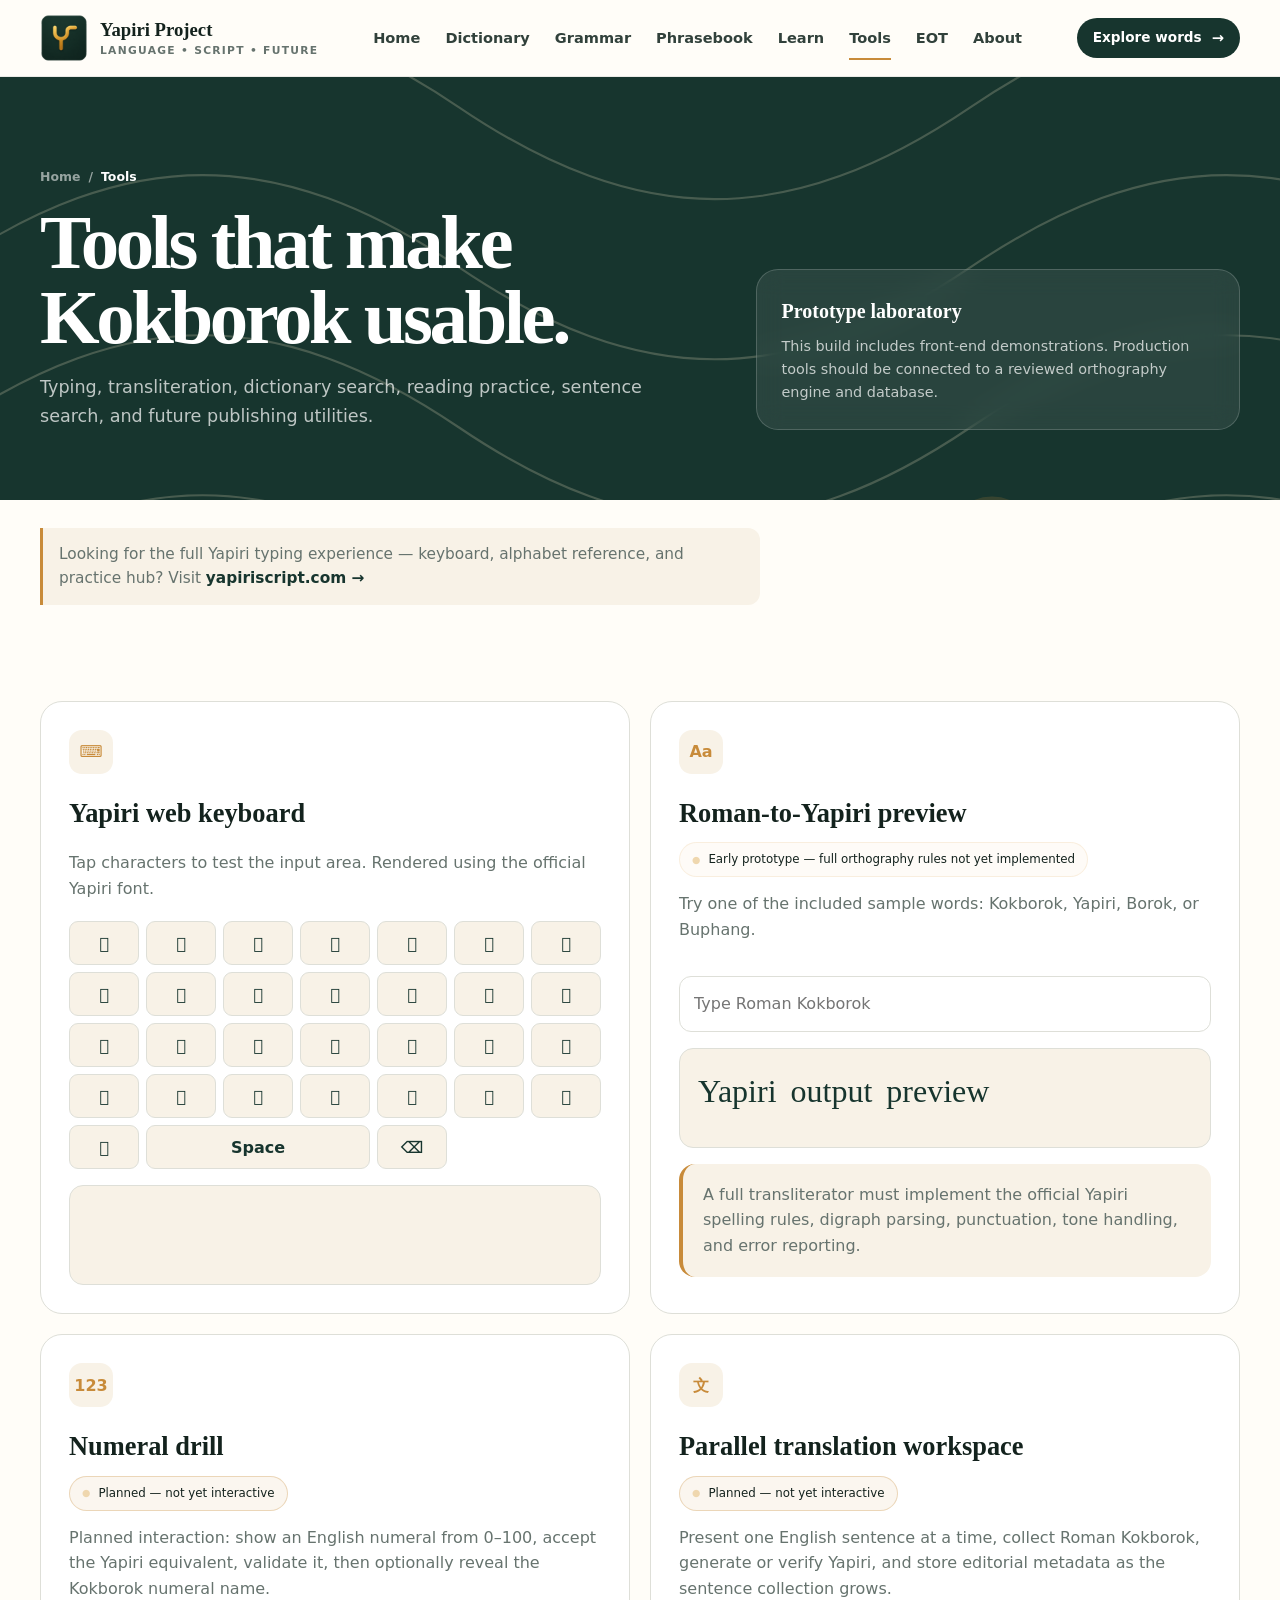
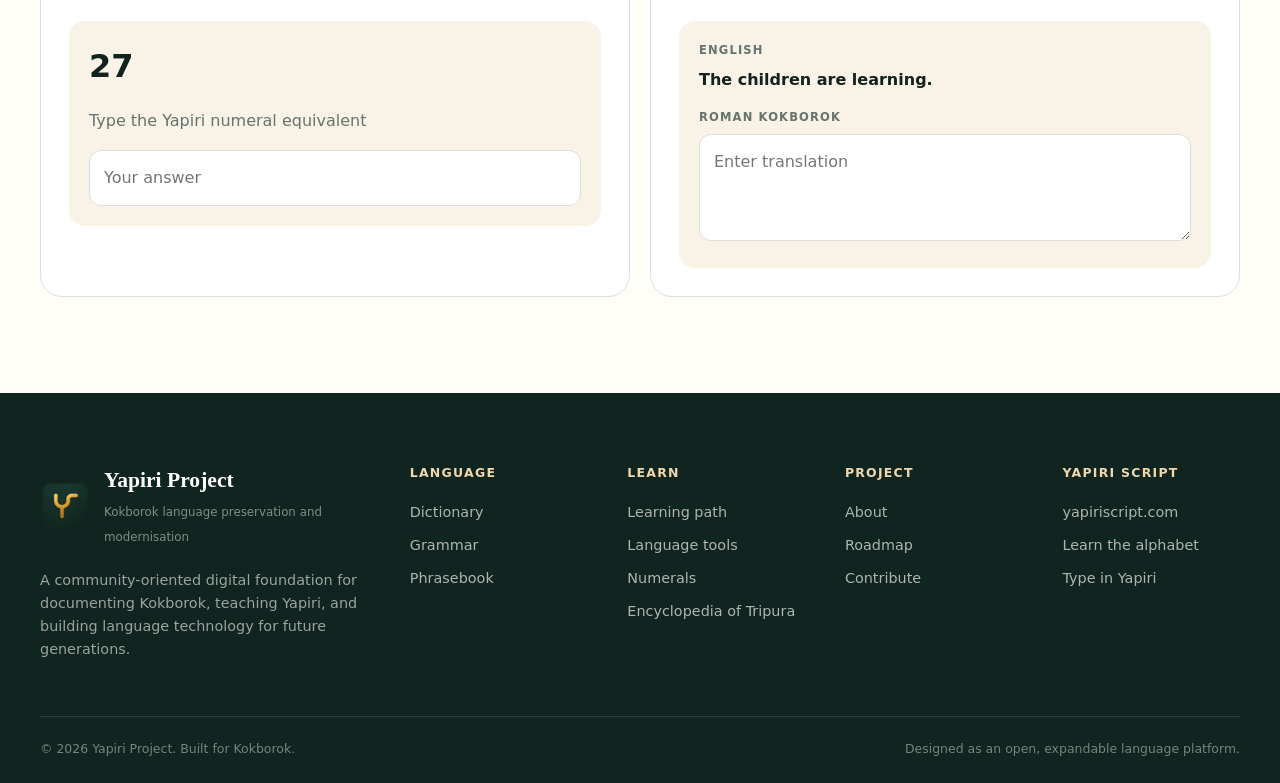
<file: tools.html>
<!doctype html>
<html lang="en">
<head>
  <meta charset="utf-8">
  <meta name="viewport" content="width=device-width, initial-scale=1">
  <meta name="description" content="Try prototype Yapiri keyboard, transliteration, numeral, and translation tools.">
  <meta name="theme-color" content="#17352e">
  <title>Tools | Yapiri Project</title>
  <link rel="icon" type="image/png" sizes="32x32" href="/assets/img/favicon-32x32.png">
  <link rel="shortcut icon" type="image/png" href="/assets/img/favicon-32x32.png">
  <link rel="canonical" href="https://yapiriproject.com/tools.html">
  <link rel="manifest" href="manifest.webmanifest">
  <meta property="og:type" content="website">
  <meta property="og:site_name" content="Yapiri Project">
  <meta property="og:title" content="Tools | Yapiri Project">
  <meta property="og:url" content="https://yapiriproject.com/tools.html">
  <link rel="stylesheet" href="assets/css/styles.css">
</head>
<body><a class="skip-link" href="#main">Skip to content</a>
<header class="site-header">
  <div class="container nav-wrap">
    <a class="brand" href="index.html" aria-label="Yapiri Project home">
       <img
        src="assets/img/brand_logo.png"
        alt="Yapiri Project logo"
        width="48"
        height="48"
      >
      <span class="brand-text"><strong>Yapiri Project</strong><span>Language • Script • Future</span></span>
    </a>
    <nav class="nav-links" aria-label="Primary navigation"><a href="index.html" class="">Home</a><a href="dictionary.html" class="">Dictionary</a><a href="grammar.html" class="">Grammar</a><a href="phrasebook.html" class="">Phrasebook</a><a href="learn.html" class="">Learn</a><a href="tools.html" class="active">Tools</a><a href="encyclopedia.html" class="" aria-label="Encyclopedia of Tripura">EOT<span class="nav-tip" aria-hidden="true">Encyclopedia of Tripura</span></a><a href="about.html" class="">About</a></nav>
    <div class="nav-actions">
      <a class="btn btn-primary btn-sm" href="dictionary.html">Explore words <span class="icon-arrow">→</span></a>
      <button class="menu-toggle" aria-label="Toggle navigation" aria-expanded="false"><span></span><span></span><span></span></button>
    </div>
  </div>
</header><main id="main">
<section class="page-hero"><div class="container page-hero-grid"><div><div class="breadcrumb"><a href="index.html">Home</a> / <span>Tools</span></div><h1>Tools that make Kokborok usable.</h1><p>Typing, transliteration, dictionary search, reading practice, sentence search, and future publishing utilities.</p></div><aside class="page-hero-aside"><strong>Prototype laboratory</strong><p>This build includes front-end demonstrations. Production tools should be connected to a reviewed orthography engine and database.</p></aside></div></section>
<div class="container search-shell" style="margin-top:0"><p class="section-copy yapiri-cross-link" style="margin-top:28px">Looking for the full Yapiri typing experience — keyboard, alphabet reference, and practice hub? Visit <a href="https://yapiriscript.com/try.html" class="text-link">yapiriscript.com →</a></p></div>
<section class="section"><div class="container"><div class="tool-lab-grid"><article class="lab-card"><div class="feature-icon">⌨</div><h3>Yapiri web keyboard</h3><p>Tap characters to test the input area. Rendered using the official Yapiri font.</p><div class="keyboard"><button class="key" data-key="󱲠" aria-label="Yapiri character">󱲠</button><button class="key" data-key="󱲡" aria-label="Yapiri character">󱲡</button><button class="key" data-key="󱲢" aria-label="Yapiri character">󱲢</button><button class="key" data-key="󱲣" aria-label="Yapiri character">󱲣</button><button class="key" data-key="󱲤" aria-label="Yapiri character">󱲤</button><button class="key" data-key="󱲥" aria-label="Yapiri character">󱲥</button><button class="key" data-key="󱲧" aria-label="Yapiri character">󱲧</button><button class="key" data-key="󱲨" aria-label="Yapiri character">󱲨</button><button class="key" data-key="󱲩" aria-label="Yapiri character">󱲩</button><button class="key" data-key="󱲪" aria-label="Yapiri character">󱲪</button><button class="key" data-key="󱲫" aria-label="Yapiri character">󱲫</button><button class="key" data-key="󱲬" aria-label="Yapiri character">󱲬</button><button class="key" data-key="󱲭" aria-label="Yapiri character">󱲭</button><button class="key" data-key="󱲮" aria-label="Yapiri character">󱲮</button><button class="key" data-key="󱲯" aria-label="Yapiri character">󱲯</button><button class="key" data-key="󱲰" aria-label="Yapiri character">󱲰</button><button class="key" data-key="󱲱" aria-label="Yapiri character">󱲱</button><button class="key" data-key="󱲲" aria-label="Yapiri character">󱲲</button><button class="key" data-key="󱲳" aria-label="Yapiri character">󱲳</button><button class="key" data-key="󱲴" aria-label="Yapiri character">󱲴</button><button class="key" data-key="󱲵" aria-label="Yapiri character">󱲵</button><button class="key" data-key="󱲶" aria-label="Yapiri character">󱲶</button><button class="key" data-key="󱲷" aria-label="Yapiri character">󱲷</button><button class="key" data-key="󱲸" aria-label="Yapiri character">󱲸</button><button class="key" data-key="󱲹" aria-label="Yapiri character">󱲹</button><button class="key" data-key="󱲺" aria-label="Yapiri character">󱲺</button><button class="key" data-key="󱲻" aria-label="Yapiri character">󱲻</button><button class="key" data-key="󱲼" aria-label="Yapiri character">󱲼</button><button class="key" data-key="󱲽" aria-label="Yapiri character">󱲽</button><button class="key" data-key="space" style="grid-column:span 3">Space</button><button class="key" data-key="backspace">⌫</button></div><div class="tool-output" data-keyboard-output aria-live="polite"></div></article><article class="lab-card"><div class="feature-icon">Aa</div><h3>Roman-to-Yapiri preview</h3><div class="tool-status-top" style="margin-top:0">Early prototype — full orthography rules not yet implemented</div><p style="margin-top:14px">Try one of the included sample words: Kokborok, Yapiri, Borok, or Buphang.</p><input class="demo-input" data-translator-input placeholder="Type Roman Kokborok" style="width:100%;margin-top:18px"><div class="tool-output" data-translator-output>Yapiri output preview</div><div class="notice" style="margin-top:16px">A full transliterator must implement the official Yapiri spelling rules, digraph parsing, punctuation, tone handling, and error reporting.</div></article><article class="lab-card"><div class="feature-icon">123</div><h3>Numeral drill</h3><div class="tool-status-top" style="margin-top:0;background:rgba(200,139,58,.08);border-color:rgba(200,139,58,.3)">Planned — not yet interactive</div><p style="margin-top:14px">Planned interaction: show an English numeral from 0–100, accept the Yapiri equivalent, validate it, then optionally reveal the Kokborok numeral name.</p><div class="rule-box"><strong style="font-size:2rem">27</strong><p>Type the Yapiri numeral equivalent</p><input class="demo-input" aria-label="Numeral answer" placeholder="Your answer" style="width:100%"></div></article><article class="lab-card"><div class="feature-icon">文</div><h3>Parallel translation workspace</h3><div class="tool-status-top" style="margin-top:0;background:rgba(200,139,58,.08);border-color:rgba(200,139,58,.3)">Planned — not yet interactive</div><p style="margin-top:14px">Present one English sentence at a time, collect Roman Kokborok, generate or verify Yapiri, and store editorial metadata as the sentence collection grows.</p><div class="rule-box"><div class="demo-label">English</div><strong>The children are learning.</strong><div class="demo-label" style="margin-top:16px">Roman Kokborok</div><textarea class="demo-input" rows="3" style="width:100%" placeholder="Enter translation"></textarea></div></article></div></div></section>
</main><footer class="site-footer">
  <div class="container">
    <div class="footer-grid">
      <div>
        <div class="footer-brand"><img src="assets/img/brand_logo.png" alt="Yapiri Project logo"><div><strong>Yapiri Project</strong><span>Kokborok language preservation and modernisation</span></div></div>
        <p class="footer-intro">A community-oriented digital foundation for documenting Kokborok, teaching Yapiri, and building language technology for future generations.</p>
      </div>
      <div class="footer-col"><h4>Language</h4><a href="dictionary.html">Dictionary</a><a href="grammar.html">Grammar</a><a href="phrasebook.html">Phrasebook</a></div>
      <div class="footer-col"><h4>Learn</h4><a href="learn.html">Learning path</a><a href="tools.html">Language tools</a><a href="learn.html#numerals">Numerals</a><a href="encyclopedia.html">Encyclopedia of Tripura</a></div>
      <div class="footer-col"><h4>Project</h4><a href="about.html">About</a><a href="about.html#roadmap">Roadmap</a><a href="about.html#contribute">Contribute</a></div>
      <div class="footer-col"><h4>Yapiri Script</h4><a href="https://yapiriscript.com">yapiriscript.com</a><a href="https://yapiriscript.com/learn.html">Learn the alphabet</a><a href="https://yapiriscript.com/try.html">Type in Yapiri</a></div>
    </div>
    <div class="footer-bottom"><span>© <span data-year></span> Yapiri Project. Built for Kokborok.</span><span>Designed as an open, expandable language platform.</span></div>
  </div>
</footer><script src="assets/js/main.js"></script></body></html>
</file>
<file: assets/css/styles.css>
:root {
  --ink: #13221d;
  --forest: #17352e;
  --forest-2: #244c42;
  --cream: #f8f2e7;
  --paper: #fffdf8;
  --gold: #c88b3a;
  --gold-light: #efd7ae;
  --teal: #4d8577;
  --muted: #66736e;
  --line: #dedfd8;
  --white: #ffffff;
  --shadow: 0 18px 60px rgba(20, 53, 46, .12);
  --shadow-soft: 0 12px 34px rgba(20, 53, 46, .08);
  --radius-lg: 28px;
  --radius-md: 18px;
  --radius-sm: 12px;
  --container: 1200px;
  --transition: 180ms ease;
}

@font-face {
  font-family: "Yapiri";
  src: url('../fonts/Yapiri.woff2') format('woff2'),
       url('../fonts/Yapiri.ttf') format('truetype');
  font-weight: normal;
  font-style: normal;
  font-display: swap;
}

* { box-sizing: border-box; }
html { scroll-behavior: smooth; }
body {
  margin: 0;
  color: var(--ink);
  background: var(--paper);
  font-family: Inter, ui-sans-serif, system-ui, -apple-system, BlinkMacSystemFont, "Segoe UI", sans-serif;
  line-height: 1.6;
  -webkit-font-smoothing: antialiased;
}
body.menu-open { overflow: hidden; }
a { color: inherit; text-decoration: none; }
img { max-width: 100%; display: block; }
button, input, select, textarea { font: inherit; }
button { cursor: pointer; }

.skip-link {
  position: absolute;
  left: 12px;
  top: -60px;
  z-index: 9999;
  padding: 10px 14px;
  background: var(--ink);
  color: white;
  border-radius: 8px;
}
.skip-link:focus { top: 12px; }

.container { width: min(var(--container), calc(100% - 40px)); margin-inline: auto; }
.section { padding: 96px 0; }
.section-sm { padding: 64px 0; }
.section-kicker {
  display: inline-flex;
  align-items: center;
  gap: 10px;
  margin-bottom: 16px;
  color: var(--forest-2);
  font-size: .78rem;
  font-weight: 800;
  letter-spacing: .14em;
  text-transform: uppercase;
}
.section-kicker::before { content: ""; width: 30px; height: 2px; background: var(--gold); }
.section-title {
  max-width: 820px;
  margin: 0;
  font-family: Georgia, "Times New Roman", serif;
  font-size: clamp(2.2rem, 5vw, 4.4rem);
  line-height: 1.04;
  letter-spacing: -.035em;
}
.section-title.small { font-size: clamp(1.8rem, 3.8vw, 3rem); }
.section-copy { max-width: 720px; margin: 20px 0 0; color: var(--muted); font-size: 1.08rem; }
.eyebrow {
  display: inline-flex;
  align-items: center;
  gap: 8px;
  padding: 8px 12px;
  border: 1px solid rgba(255,255,255,.25);
  border-radius: 999px;
  font-size: .75rem;
  font-weight: 800;
  letter-spacing: .12em;
  text-transform: uppercase;
}

.site-header {
  position: sticky;
  top: 0;
  z-index: 1000;
  background: rgba(255,253,248,.92);
  border-bottom: 1px solid rgba(23,53,46,.09);
  backdrop-filter: blur(18px);
}
.nav-wrap { min-height: 76px; display: flex; align-items: center; justify-content: space-between; gap: 24px; }
.brand { display: flex; align-items: center; gap: 12px; min-width: 210px; }
.brand img { width: 46px; height: 46px; }
.brand-text { display: grid; line-height: 1.05; }
.brand-text strong { font-family: Georgia, serif; font-size: 1.17rem; }
.brand-text span { margin-top: 5px; color: var(--muted); font-size: .67rem; font-weight: 800; letter-spacing: .12em; text-transform: uppercase; }
.nav-links { display: flex; align-items: center; gap: 25px; }
.nav-links a { position: relative; color: #31413b; font-size: .91rem; font-weight: 700; }
.nav-links a::after { content:""; position:absolute; left:0; right:0; bottom:-10px; height:2px; transform:scaleX(0); background:var(--gold); transition:transform var(--transition); }
.nav-links a:hover::after, .nav-links a.active::after { transform: scaleX(1); }
.nav-tip { position:absolute; top:calc(100% + 20px); left:50%; z-index:60; padding:8px 13px; border:1px solid var(--gold-light); border-radius:10px; background:var(--cream); color:var(--forest); font-size:.76rem; font-weight:600; letter-spacing:.01em; white-space:nowrap; box-shadow:0 12px 32px rgba(0,0,0,.22); opacity:0; visibility:hidden; pointer-events:none; transform:translate(-50%,6px); transition:opacity .18s ease, transform .18s ease, visibility .18s; }
.nav-tip::before { content:""; position:absolute; top:-6px; left:50%; width:10px; height:10px; border-top:1px solid var(--gold-light); border-left:1px solid var(--gold-light); border-top-left-radius:3px; background:var(--cream); transform:translateX(-50%) rotate(45deg); }
.nav-links a:hover .nav-tip, .nav-links a:focus-visible .nav-tip { opacity:1; visibility:visible; transform:translate(-50%,0); transition-delay:.12s; }
@media (prefers-reduced-motion: reduce) { .nav-tip { transition:none; transform:translate(-50%,0); } }
.nav-actions { display: flex; align-items: center; gap: 10px; }
.menu-toggle { display: none; width: 44px; height: 44px; border: 1px solid var(--line); background: white; border-radius: 12px; }
.menu-toggle span { display:block; width:20px; height:2px; margin:4px auto; background:var(--ink); transition:var(--transition); }
.brand img, .footer-brand img {
  width: 48px;
  height: 48px;
  object-fit: contain;
  flex-shrink: 0;
  border-radius: 10px;
}

@media (max-width: 600px) {
  .brand img {
    width: 42px;
    height: 42px;
  }
}

.btn {
  display: inline-flex;
  align-items: center;
  justify-content: center;
  gap: 10px;
  min-height: 48px;
  padding: 0 20px;
  border: 1px solid transparent;
  border-radius: 999px;
  font-weight: 800;
  transition: transform var(--transition), background var(--transition), color var(--transition), border-color var(--transition);
}
.btn:hover { transform: translateY(-2px); }
.btn-primary { background: var(--forest); color: white; }
.btn-primary:hover { background: #0f2a23; }
.btn-light { background: white; color: var(--forest); }
.btn-light:hover { background: var(--cream); }
.btn-outline { border-color: rgba(23,53,46,.25); color: var(--forest); background: transparent; }
.btn-outline:hover { border-color: var(--forest); }
.btn-gold { background: var(--gold); color: #20170c; }
.btn-sm { min-height: 40px; padding-inline: 15px; font-size: .85rem; }
.icon-arrow { font-size: 1.08em; transition: transform var(--transition); }
.btn:hover .icon-arrow, .text-link:hover .icon-arrow { transform: translateX(4px); }

.hero {
  position: relative;
  overflow: hidden;
  color: white;
  background: var(--forest) url('../img/hero-pattern.svg') center/cover no-repeat;
}
.hero::after { content:""; position:absolute; inset:0; background:linear-gradient(90deg, rgba(9,35,28,.84) 0%, rgba(9,35,28,.56) 48%, rgba(9,35,28,.28) 100%); }
.hero-grid { position:relative; z-index:1; display:grid; grid-template-columns:1.18fr .82fr; gap:80px; align-items:center; min-height:690px; padding:80px 0; }
.hero h1 { margin:22px 0 24px; max-width:800px; font-family:Georgia,serif; font-size:clamp(3rem,7vw,6.3rem); line-height:.95; letter-spacing:-.05em; }
.hero h1 em { color: var(--gold-light); font-style: normal; }
.hero p { max-width:680px; margin:0; color:rgba(255,255,255,.78); font-size:1.16rem; }
.hero-actions { display:flex; flex-wrap:wrap; gap:12px; margin-top:34px; }
.hero-trust { display:flex; flex-wrap:wrap; gap:28px; margin-top:42px; color:rgba(255,255,255,.68); font-size:.84rem; font-weight:700; }
.hero-trust span { display:flex; align-items:center; gap:8px; }
.hero-trust i { width:7px; height:7px; border-radius:50%; background:var(--gold-light); }
.hero-panel {
  position:relative;
  padding:30px;
  border:1px solid rgba(255,255,255,.18);
  border-radius:var(--radius-lg);
  background:rgba(255,255,255,.1);
  box-shadow:0 24px 80px rgba(0,0,0,.18);
  backdrop-filter:blur(16px);
}
.hero-panel-head { display:flex; align-items:center; justify-content:space-between; margin-bottom:22px; }
.hero-panel-head strong { font-family:Georgia,serif; font-size:1.3rem; }
.live-pill { padding:6px 10px; border-radius:999px; background:rgba(245,231,198,.15); color:var(--gold-light); font-size:.7rem; font-weight:900; letter-spacing:.1em; text-transform:uppercase; }
.word-card { padding:24px; border-radius:20px; background:var(--paper); color:var(--ink); }
.word-script { min-height:70px; font-family:"Yapiri", Georgia, serif; font-size:2.7rem; color:var(--forest); letter-spacing:.04em; }
.word-roman { margin-top:8px; font-weight:900; font-size:1.2rem; }
.word-meta { margin-top:3px; color:var(--gold); font-size:.75rem; font-weight:900; letter-spacing:.12em; text-transform:uppercase; }
.word-meaning { margin-top:16px; padding-top:16px; border-top:1px solid var(--line); color:var(--muted); }
.word-example { margin-top:18px; padding:16px; border-radius:14px; background:var(--cream); font-size:.92rem; }
.word-example strong { display:block; margin-bottom:4px; color:var(--forest); }
.panel-controls { display:flex; justify-content:space-between; align-items:center; gap:12px; margin-top:18px; }
.dot-row { display:flex; gap:6px; }
.dot-row span { width:7px; height:7px; border-radius:50%; background:rgba(255,255,255,.28); }
.dot-row span.active { width:22px; border-radius:10px; background:var(--gold-light); }

.stats-strip { background:var(--cream); border-bottom:1px solid rgba(23,53,46,.08); }
.stats-grid { display:grid; grid-template-columns:repeat(4,1fr); }
.stat { padding:30px 24px; border-right:1px solid rgba(23,53,46,.1); }
.stat:last-child { border-right:0; }
.stat strong { display:block; font-family:Georgia,serif; font-size:2.1rem; color:var(--forest); }
.stat span { color:var(--muted); font-size:.85rem; }

.foundation-grid { display:grid; grid-template-columns:repeat(3,1fr); gap:20px; margin-top:44px; }
.foundation-card {
  position:relative;
  min-height:390px;
  padding:32px;
  border:1px solid var(--line);
  border-radius:var(--radius-lg);
  background:white;
  overflow:hidden;
  transition:transform var(--transition), box-shadow var(--transition), border-color var(--transition);
}
.foundation-card:hover { transform:translateY(-7px); border-color:var(--gold-light); box-shadow:var(--shadow); }
.foundation-no { display:flex; align-items:center; justify-content:center; width:48px; height:48px; border-radius:50%; background:var(--cream); color:var(--gold); font-weight:900; }
.foundation-card h3 { margin:48px 0 12px; font-family:Georgia,serif; font-size:2rem; line-height:1.1; }
.foundation-card p { color:var(--muted); }
.foundation-list { display:grid; gap:9px; margin-top:24px; color:#3c4a45; font-size:.9rem; }
.foundation-list span { display:flex; align-items:center; gap:9px; }
.foundation-list span::before { content:""; width:6px; height:6px; border-radius:50%; background:var(--gold); }
.foundation-count {
  display: inline-flex;
  align-items: center;
  gap: 8px;
  margin-top: 20px;
  padding: 7px 12px;
  border-radius: 999px;
  background: var(--cream);
  color: var(--forest-2);
  font-size: .74rem;
  font-weight: 900;
  letter-spacing: .03em;
}
.foundation-count::before { content: ""; width: 6px; height: 6px; border-radius: 50%; background: var(--gold); flex-shrink: 0; }
.card-link { position:absolute; left:32px; bottom:30px; font-weight:900; color:var(--forest); }
.card-watermark { position:absolute; right:-20px; bottom:-45px; font-family:Georgia,serif; font-size:10rem; color:rgba(23,53,46,.035); }
/* When a foundation-count badge is present, push the card-link down so it doesn't overlap */
.foundation-card:has(.foundation-count) { padding-bottom: 78px; }

.split { display:grid; grid-template-columns:1fr 1fr; gap:80px; align-items:center; }
.visual-board { position:relative; min-height:530px; border-radius:var(--radius-lg); background:var(--forest); overflow:hidden; box-shadow:var(--shadow); }
.visual-board::before { content:""; position:absolute; inset:0; background:url('../img/hero-pattern.svg') center/cover; opacity:.6; }
.floating-card { position:absolute; z-index:2; width:min(82%,390px); padding:24px; border-radius:20px; background:white; box-shadow:0 24px 50px rgba(0,0,0,.2); }
.floating-card.one { left:8%; top:10%; transform:rotate(-2deg); }
.floating-card.two { right:7%; bottom:9%; transform:rotate(2deg); }
.floating-card .tag { display:inline-block; margin-bottom:10px; padding:5px 8px; border-radius:999px; background:var(--cream); color:var(--gold); font-size:.7rem; font-weight:900; text-transform:uppercase; }
.script-demo { font-family:"Yapiri", Georgia, serif; font-size:2.35rem; color:var(--forest); }
.translation-line { display:flex; justify-content:space-between; gap:18px; margin-top:9px; padding-top:9px; border-top:1px solid var(--line); color:var(--muted); font-size:.82rem; }
.feature-list { display:grid; gap:18px; margin-top:32px; }
.feature-item { display:grid; grid-template-columns:44px 1fr; gap:15px; align-items:start; }
.feature-icon { display:flex; align-items:center; justify-content:center; width:44px; height:44px; border-radius:13px; background:var(--cream); color:var(--gold); font-weight:900; }
.feature-item h4 { margin:0 0 5px; font-size:1rem; }
.feature-item p { margin:0; color:var(--muted); font-size:.93rem; }

.tool-grid { display:grid; grid-template-columns:1.1fr .9fr .9fr; gap:20px; margin-top:44px; }
.tool-card { min-height:260px; padding:28px; border-radius:var(--radius-lg); background:var(--cream); border:1px solid rgba(23,53,46,.08); }
.tool-card.featured { grid-row:span 2; min-height:540px; color:white; background:var(--forest); }
.tool-card .tool-icon { display:flex; align-items:center; justify-content:center; width:52px; height:52px; border-radius:16px; background:rgba(255,255,255,.15); font-size:1.2rem; }
.tool-card:not(.featured) .tool-icon { background:white; color:var(--gold); }
.tool-card h3 { margin:24px 0 10px; font-family:Georgia,serif; font-size:1.65rem; line-height:1.15; }
.tool-card p { margin:0; color:var(--muted); }
.tool-card.featured p { color:rgba(255,255,255,.72); }
.demo-translator { margin-top:34px; padding:20px; border-radius:18px; background:white; color:var(--ink); }
.demo-label { margin-bottom:7px; color:var(--muted); font-size:.72rem; font-weight:900; letter-spacing:.1em; text-transform:uppercase; }
.demo-input { padding:14px; border:1px solid var(--line); border-radius:12px; }
.demo-output { min-height:74px; margin-top:12px; padding:14px; border-radius:12px; background:var(--cream); font-family:"Yapiri", Georgia, serif; font-size:1.7rem; color:var(--forest); }
.tool-status { margin-top:15px; color:var(--gold-light); font-size:.8rem; font-weight:800; }
.tool-status-top {
  display: inline-flex;
  align-items: center;
  gap: 8px;
  margin: 22px 0 0;
  padding: 7px 12px;
  border: 1px solid rgba(239,215,174,.35);
  border-radius: 999px;
  background: rgba(239,215,174,.1);
  font-size: .74rem;
}
.tool-status-top::before { content: "●"; color: var(--gold-light); font-size: .6rem; }
.tool-card.featured p { margin-top: 14px; }

.quote-section { color:white; background:var(--forest); }
.quote-wrap { display:grid; grid-template-columns:.75fr 1.25fr; gap:80px; align-items:start; }
.quote-mark { font-family:Georgia,serif; font-size:10rem; line-height:.65; color:var(--gold); }
.quote-text { margin:0; font-family:Georgia,serif; font-size:clamp(2rem,4vw,3.8rem); line-height:1.12; }
.quote-credit { margin-top:25px; color:rgba(255,255,255,.6); }

.news-grid { display:grid; grid-template-columns:1.2fr .8fr .8fr; gap:20px; margin-top:42px; }
.story { overflow:hidden; border:1px solid var(--line); border-radius:var(--radius-lg); background:white; }
.story-visual { position:relative; min-height:220px; background:linear-gradient(145deg, var(--forest), var(--teal)); }
.story:first-child .story-visual { min-height:350px; }
.story-visual::after { content:""; position:absolute; inset:0; background:url('../img/hero-pattern.svg') center/cover; opacity:.35; }
.story-glyph { position:absolute; z-index:2; right:22px; bottom:12px; font-family:"Yapiri", Georgia,serif; font-size:5.5rem; color:rgba(255,255,255,.74); }
.story-body { padding:24px; }
.story-meta { color:var(--gold); font-size:.72rem; font-weight:900; letter-spacing:.1em; text-transform:uppercase; }
.story h3 { margin:10px 0 10px; font-family:Georgia,serif; font-size:1.45rem; line-height:1.2; }
.story:first-child h3 { font-size:2rem; }
.story p { margin:0; color:var(--muted); font-size:.9rem; }

.cta-panel { position:relative; overflow:hidden; display:grid; grid-template-columns:1.3fr .7fr; gap:40px; align-items:center; padding:54px; border-radius:var(--radius-lg); background:var(--gold-light); }
.cta-panel::after { content:""; position:absolute; right:-70px; top:-100px; width:320px; height:320px; border-radius:50%; border:60px solid rgba(23,53,46,.07); }
.cta-panel h2 { margin:0; font-family:Georgia,serif; font-size:clamp(2rem,4vw,3.4rem); line-height:1.04; }
.cta-panel p { max-width:650px; margin:14px 0 0; color:#5e5545; }
.cta-actions { position:relative; z-index:1; display:flex; flex-wrap:wrap; justify-content:flex-end; gap:10px; }

.site-footer { padding:70px 0 24px; color:white; background:#10251f; }
.footer-grid { display:grid; grid-template-columns:1.3fr repeat(4,.7fr); gap:40px; }
.footer-brand { display:flex; gap:14px; align-items:center; }
.footer-brand img { width:50px; }
.footer-brand strong { display:block; font-family:Georgia,serif; font-size:1.35rem; }
.footer-brand span { color:rgba(255,255,255,.48); font-size:.74rem; }
.footer-intro { max-width:380px; margin:20px 0 0; color:rgba(255,255,255,.58); font-size:.9rem; }
.footer-col h4 { margin:0 0 18px; color:var(--gold-light); font-size:.78rem; letter-spacing:.1em; text-transform:uppercase; }
.footer-col a { display:block; margin:10px 0; color:rgba(255,255,255,.66); font-size:.9rem; }
.footer-col a:hover { color:white; }
.footer-bottom { display:flex; justify-content:space-between; gap:20px; margin-top:55px; padding-top:22px; border-top:1px solid rgba(255,255,255,.1); color:rgba(255,255,255,.43); font-size:.78rem; }

/* Inner pages */
.page-hero { padding:90px 0 70px; color:white; background:var(--forest) url('../img/hero-pattern.svg') center/cover; }
.page-hero-grid { display:grid; grid-template-columns:1.15fr .85fr; gap:60px; align-items:end; }
.page-hero h1 { margin:18px 0 18px; max-width:850px; font-family:Georgia,serif; font-size:clamp(3rem,6vw,5.5rem); line-height:.98; letter-spacing:-.045em; }
.page-hero p { max-width:720px; margin:0; color:rgba(255,255,255,.72); font-size:1.1rem; }
.page-hero-aside { padding:25px; border:1px solid rgba(255,255,255,.18); border-radius:22px; background:rgba(255,255,255,.08); backdrop-filter:blur(12px); }
.page-hero-aside strong { display:block; font-family:Georgia,serif; font-size:1.25rem; }
.page-hero-aside p { margin-top:8px; font-size:.9rem; }

.breadcrumb { display:flex; flex-wrap:wrap; gap:8px; color:rgba(255,255,255,.55); font-size:.78rem; font-weight:700; }
.breadcrumb span { color:white; }

.content-grid { display:grid; grid-template-columns:270px 1fr; gap:50px; align-items:start; }
.side-nav { position:sticky; top:102px; padding:20px; border:1px solid var(--line); border-radius:18px; background:white; }
.side-nav strong { display:block; margin:0 0 10px; font-size:.75rem; letter-spacing:.12em; text-transform:uppercase; color:var(--gold); }
.side-nav a { display:block; padding:9px 10px; border-radius:10px; color:var(--muted); font-size:.9rem; font-weight:700; }
.side-nav a:hover, .side-nav a.active { background:var(--cream); color:var(--forest); }
.content-main h2 { margin:0 0 15px; font-family:Georgia,serif; font-size:clamp(2rem,4vw,3.2rem); line-height:1.08; }
.content-main h3 { margin:34px 0 10px; font-family:Georgia,serif; font-size:1.7rem; }
.content-main p { color:var(--muted); }

.search-shell { margin-top:-34px; position:relative; z-index:3; }
.search-bar { display:grid; grid-template-columns:1fr auto auto; gap:10px; padding:12px; border-radius:20px; background:white; box-shadow:var(--shadow); }
.search-input-wrap { display:flex; align-items:center; gap:10px; padding:0 14px; }
.search-input-wrap input { width:100%; min-height:48px; border:0; outline:0; color:var(--ink); background:transparent; }
.select-control {
  appearance: none;
  -webkit-appearance: none;
  -moz-appearance: none;
  min-height: 48px;
  padding: 0 42px 0 16px;
  border: 1px solid var(--line);
  border-radius: 12px;
  background-color: white;
  background-image: url("data:image/svg+xml,%3Csvg xmlns='http://www.w3.org/2000/svg' width='14' height='9' viewBox='0 0 14 9' fill='none'%3E%3Cpath d='M1 1.5L7 7.5L13 1.5' stroke='%2366736e' stroke-width='1.6' stroke-linecap='round' stroke-linejoin='round'/%3E%3C/svg%3E");
  background-repeat: no-repeat;
  background-position: right 16px center;
  background-size: 12px;
  color: var(--ink);
  font-size: .92rem;
  font-weight: 700;
  cursor: pointer;
  transition: border-color var(--transition), box-shadow var(--transition);
}
.select-control:hover { border-color: var(--gold-light); }
.select-control:focus {
  outline: none;
  border-color: var(--gold);
  box-shadow: 0 0 0 3px rgba(200,139,58,.16);
}
.select-control:focus-visible { outline: none; }
.select-control option { color: var(--ink); background: white; }
.filter-group select.select-control,
.filter-group > select {
  appearance: none;
  -webkit-appearance: none;
  -moz-appearance: none;
  width: 100%;
  min-height: 46px;
  padding: 0 40px 0 14px;
  border: 1px solid var(--line);
  border-radius: 12px;
  background-color: white;
  background-image: url("data:image/svg+xml,%3Csvg xmlns='http://www.w3.org/2000/svg' width='14' height='9' viewBox='0 0 14 9' fill='none'%3E%3Cpath d='M1 1.5L7 7.5L13 1.5' stroke='%2366736e' stroke-width='1.6' stroke-linecap='round' stroke-linejoin='round'/%3E%3C/svg%3E");
  background-repeat: no-repeat;
  background-position: right 14px center;
  background-size: 12px;
  color: var(--ink);
  font-weight: 700;
  cursor: pointer;
  transition: border-color var(--transition), box-shadow var(--transition);
}
.filter-group select:hover { border-color: var(--gold-light); }
.filter-group select:focus {
  outline: none;
  border-color: var(--gold);
  box-shadow: 0 0 0 3px rgba(200,139,58,.16);
}

.dictionary-layout { display:grid; grid-template-columns:1fr 330px; gap:30px; align-items:start; }
.entry-list { display:grid; gap:14px; }
.entry-card { padding:24px; border:1px solid var(--line); border-radius:18px; background:white; transition:var(--transition); }
.entry-card:hover { border-color:var(--gold-light); box-shadow:var(--shadow-soft); }
.entry-head { display:flex; align-items:flex-start; justify-content:space-between; gap:20px; }
.entry-script { font-family:"Yapiri", Georgia,serif; font-size:2rem; color:var(--forest); }
.entry-roman { margin-top:2px; font-size:1.3rem; font-weight:900; }
.pos-chip { display:inline-flex; padding:6px 9px; border-radius:999px; background:var(--cream); color:var(--gold); font-size:.72rem; font-weight:900; letter-spacing:.08em; text-transform:uppercase; }
.entry-meaning { margin:16px 0 0; color:#34423d; }
.entry-example { margin-top:16px; padding:14px 16px; border-left:3px solid var(--gold); background:var(--cream); border-radius:0 12px 12px 0; color:var(--muted); font-size:.9rem; }
.entry-related { margin-top:14px; color:var(--muted); font-size:.82rem; }
.filter-panel { position:sticky; top:102px; padding:22px; border:1px solid var(--line); border-radius:18px; background:var(--cream); }
.filter-panel h3 { margin:0 0 16px; font-family:Georgia,serif; }
.filter-group { margin-top:18px; }
.filter-group label { display:block; margin-bottom:8px; font-size:.75rem; font-weight:900; letter-spacing:.09em; text-transform:uppercase; color:var(--muted); }
.result-count { margin-bottom:14px; color:var(--muted); font-size:.85rem; }
.empty-state { display:none; padding:40px; text-align:center; border:1px dashed var(--line); border-radius:18px; color:var(--muted); }

.grammar-grid { display:grid; grid-template-columns:repeat(2,1fr); gap:20px; }
.grammar-card { padding:26px; border:1px solid var(--line); border-radius:20px; background:white; }
.grammar-card .num { color:var(--gold); font-weight:900; }
.grammar-card h3 { margin:22px 0 8px; }
.rule-box { margin-top:20px; padding:20px; border-radius:16px; background:var(--cream); }
.rule-row { display:grid; grid-template-columns:1fr 1fr; gap:14px; padding:10px 0; border-bottom:1px solid rgba(23,53,46,.1); }
.rule-row:last-child { border-bottom:0; }
.rule-row strong { color:var(--forest); }
.rule-row span { color:var(--muted); }

.page-toolbar { margin-bottom:28px; }
.cat-heading { margin:0 0 16px; font-family:Georgia,serif; font-size:1.5rem; }
.cat-grid { display:grid; grid-template-columns:repeat(3,1fr); gap:12px; }
.cat-tile { display:flex; align-items:center; gap:14px; width:100%; padding:14px 16px; border:1px solid var(--line); border-radius:16px; background:white; color:var(--ink); font:inherit; text-align:left; cursor:pointer; transition:var(--transition); }
.cat-tile:hover { border-color:var(--gold); transform:translateY(-2px); }
.cat-tile:focus-visible { outline:3px solid rgba(201,162,39,.35); outline-offset:2px; }
.cat-tile.active { border-color:var(--forest); background:var(--forest); color:white; }
.cat-tile-no { flex:none; display:flex; align-items:center; justify-content:center; width:40px; height:40px; border-radius:50%; background:var(--cream); color:var(--gold); font-size:.85rem; font-weight:900; }
.cat-tile.active .cat-tile-no { background:rgba(255,255,255,.14); color:var(--gold-light); }
.cat-tile-body { flex:1; min-width:0; display:flex; flex-direction:column; }
.cat-tile-body strong { font-size:.95rem; line-height:1.25; }
.cat-tile-body small { margin-top:2px; color:var(--muted); font-size:.76rem; line-height:1.35; }
.cat-tile.active .cat-tile-body small { color:rgba(255,255,255,.72); }
.cat-tile-count { flex:none; color:var(--muted); font-size:.72rem; font-weight:800; letter-spacing:.04em; text-transform:uppercase; }
.cat-tile.active .cat-tile-count { color:var(--gold-light); }
.card-list { display:grid; gap:15px; }
.card-note { margin-top:14px; color:var(--muted); font-size:.85rem; }
@media (max-width:1000px) { .cat-grid { grid-template-columns:repeat(2,1fr); } }
.sentence-card { padding:24px; border:1px solid var(--line); border-radius:18px; background:white; }
.sentence-number { color:var(--gold); font-size:.7rem; font-weight:900; letter-spacing:.1em; text-transform:uppercase; }
.sentence-en { margin-top:8px; font-size:1.15rem; font-weight:800; }
.sentence-roman { margin-top:14px; color:var(--forest); }
.sentence-script { margin-top:8px; font-family:"Yapiri", Georgia,serif; font-size:1.8rem; color:var(--forest-2); }
.sentence-tags { display:flex; flex-wrap:wrap; gap:7px; margin-top:16px; }
.sentence-tags span { padding:5px 8px; border-radius:999px; background:var(--cream); color:var(--muted); font-size:.7rem; font-weight:800; }

.lesson-path { display:grid; gap:14px; counter-reset:lesson; }
.lesson-row { counter-increment:lesson; display:grid; grid-template-columns:64px 1fr auto; gap:20px; align-items:center; padding:22px; border:1px solid var(--line); border-radius:18px; background:white; }
.lesson-row::before { content:counter(lesson, decimal-leading-zero); display:flex; align-items:center; justify-content:center; width:52px; height:52px; border-radius:16px; background:var(--cream); color:var(--gold); font-weight:900; }
.lesson-row h3 { margin:0 0 4px; font-family:Georgia,serif; }
.lesson-row p { margin:0; color:var(--muted); font-size:.88rem; }
.lesson-meta { color:var(--muted); font-size:.78rem; white-space:nowrap; }

.tool-lab-grid { display:grid; grid-template-columns:repeat(2,1fr); gap:20px; }
.lab-card { padding:28px; border:1px solid var(--line); border-radius:22px; background:white; }
.lab-card h3 { margin:18px 0 8px; font-family:Georgia,serif; font-size:1.65rem; }
.lab-card p { color:var(--muted); }
.keyboard { display:grid; grid-template-columns:repeat(7,1fr); gap:7px; margin-top:20px; }
.key { min-height:44px; border:1px solid var(--line); border-radius:9px; background:var(--cream); color:var(--forest); font-weight:900; }
.key:hover { background:var(--gold-light); }
.tool-output { min-height:100px; margin-top:16px; padding:18px; border:1px solid var(--line); border-radius:14px; background:var(--cream); font-family:"Yapiri", Georgia,serif; font-size:2rem; color:var(--forest); }

.timeline { position:relative; display:grid; gap:24px; margin-top:40px; }
.timeline::before { content:""; position:absolute; left:22px; top:0; bottom:0; width:2px; background:var(--gold-light); }
.timeline-item { position:relative; display:grid; grid-template-columns:46px 1fr; gap:20px; }
.timeline-dot { position:relative; z-index:1; width:46px; height:46px; display:flex; align-items:center; justify-content:center; border-radius:50%; background:var(--forest); color:white; font-weight:900; }
.timeline-card { padding:22px; border:1px solid var(--line); border-radius:18px; background:white; }
.timeline-card h3 { margin:0 0 7px; }
.timeline-card p { margin:0; }

.notice { padding:18px 20px; border-radius:16px; background:var(--cream); border-left:4px solid var(--gold); color:var(--muted); }
.code-note { font-family:ui-monospace, SFMono-Regular, Menlo, monospace; font-size:.88rem; }

.reveal { opacity:1; transform:none; }
body.reveal-ready .reveal { opacity:0; transform:translateY(18px); transition:opacity 650ms ease, transform 650ms ease; }
body.reveal-ready .reveal.visible { opacity:1; transform:none; }

@media (max-width: 1040px) {
  .nav-links { position:fixed; inset:76px 0 auto 0; display:none; flex-direction:column; align-items:stretch; gap:0; padding:18px 20px 28px; background:var(--paper); border-bottom:1px solid var(--line); box-shadow:var(--shadow-soft); }
  .nav-links.open { display:flex; }
  .nav-links a { padding:14px 4px; border-bottom:1px solid rgba(23,53,46,.08); }
  .nav-links a::after { display:none; }
  .nav-tip { display:none; }
  .menu-toggle { display:block; }
  .nav-actions .btn { display:none; }
  .hero-grid, .page-hero-grid, .split, .quote-wrap { grid-template-columns:1fr; }
  .hero-grid { gap:42px; min-height:auto; }
  .hero-panel { max-width:620px; }
  .stats-grid { grid-template-columns:repeat(2,1fr); }
  .stat:nth-child(2) { border-right:0; }
  .foundation-grid { grid-template-columns:1fr; }
  .foundation-card { min-height:330px; }
  .tool-grid { grid-template-columns:1fr 1fr; }
  .tool-card.featured { grid-row:auto; grid-column:1 / -1; min-height:auto; }
  .news-grid { grid-template-columns:1fr 1fr; }
  .news-grid .story:first-child { grid-column:1 / -1; }
  .footer-grid { grid-template-columns:1.2fr 1fr 1fr; gap:30px 25px; }
  .footer-grid > div:first-child { grid-column:1 / -1; }
  .content-grid { grid-template-columns:1fr; }
  .side-nav { position:static; display:flex; gap:6px; overflow:auto; white-space:nowrap; }
  .side-nav strong { display:none; }
  .dictionary-layout { grid-template-columns:1fr; }
  .filter-panel { position:static; }
}

@media (max-width: 720px) {
  .container { width:min(100% - 28px, var(--container)); }
  .section { padding:70px 0; }
  .nav-wrap { min-height:68px; }
  .brand img { width:42px; height:42px; }
  .brand-text span { display:none; }
  .nav-links { top:68px; }
  .hero-grid { padding:58px 0; }
  .hero h1 { font-size:clamp(3rem,15vw,4.6rem); }
  .hero-panel { padding:18px; }
  .stats-grid { grid-template-columns:1fr 1fr; }
  .stat { padding:24px 14px; }
  .stat strong { font-size:1.7rem; }
  .foundation-card { padding:25px; }
  .foundation-card h3 { margin-top:30px; }
  .card-link { left:25px; }
  .tool-grid, .news-grid, .grammar-grid, .tool-lab-grid { grid-template-columns:1fr; }
  .news-grid .story:first-child, .tool-card.featured { grid-column:auto; }
  .story:first-child .story-visual { min-height:260px; }
  .cta-panel { grid-template-columns:1fr; padding:34px 24px; }
  .cta-actions { justify-content:flex-start; }
  .footer-grid { grid-template-columns:1fr 1fr; gap:35px 25px; }
  .footer-grid > div:first-child { grid-column:1 / -1; }
  .footer-bottom { flex-direction:column; }
  .page-hero { padding:65px 0 50px; }
  .search-bar { grid-template-columns:1fr; }
  .select-control { width:100%; }
  .entry-head { flex-direction:column; gap:10px; }
  .cat-grid { grid-template-columns:1fr; }
  .lesson-row { grid-template-columns:50px 1fr; }
  .lesson-meta { grid-column:2; }
  .keyboard { grid-template-columns:repeat(5,1fr); }
}

@media (prefers-reduced-motion: reduce) {
  * { scroll-behavior:auto !important; transition:none !important; animation:none !important; }
  .reveal { opacity:1; transform:none; }
}

/* Homepage content expansion */
.mission-section { background:var(--paper); }
.mission-grid { display:grid; grid-template-columns:.9fr 1.1fr; gap:90px; align-items:start; }
.mission-copy { padding-top:42px; }
.mission-copy p { margin:0 0 18px; color:var(--muted); font-size:1.1rem; }
.mission-principles { display:flex; flex-wrap:wrap; gap:10px; margin-top:30px; }
.mission-principles span { padding:8px 12px; border:1px solid var(--line); border-radius:999px; color:var(--forest); background:white; font-size:.78rem; font-weight:900; }
.foundation-section { background:var(--cream); }

.learning-home { color:white; background:var(--forest); }
.learning-home .section-kicker { color:var(--gold-light); }
.learning-home .section-copy { color:rgba(255,255,255,.7); }
.learning-grid { display:grid; grid-template-columns:.9fr 1.1fr; gap:80px; align-items:center; }
.learning-actions { display:flex; flex-wrap:wrap; align-items:center; gap:18px; margin-top:30px; }
.text-link { display:inline-flex; align-items:center; gap:8px; color:var(--forest); font-weight:900; }
.learning-home .text-link { color:var(--gold-light); }
.lesson-preview { padding:28px; border:1px solid rgba(255,255,255,.15); border-radius:var(--radius-lg); background:rgba(255,255,255,.08); box-shadow:0 25px 80px rgba(0,0,0,.16); backdrop-filter:blur(16px); }
.lesson-preview-head { display:flex; justify-content:space-between; gap:20px; padding-bottom:20px; border-bottom:1px solid rgba(255,255,255,.14); }
.lesson-preview-head span { color:var(--gold-light); font-size:.73rem; font-weight:900; letter-spacing:.12em; text-transform:uppercase; }
.lesson-preview-head strong { font-family:Georgia,serif; }
.lesson-preview ol { list-style:none; padding:0; margin:10px 0 0; }
.lesson-preview li { display:grid; grid-template-columns:48px 1fr; gap:16px; align-items:center; padding:17px 0; border-bottom:1px solid rgba(255,255,255,.1); }
.lesson-preview li:last-child { border-bottom:0; }
.lesson-preview li > span { display:flex; align-items:center; justify-content:center; width:42px; height:42px; border-radius:13px; background:rgba(239,215,174,.14); color:var(--gold-light); font-weight:900; }
.lesson-preview strong, .lesson-preview small { display:block; }
.lesson-preview small { margin-top:3px; color:rgba(255,255,255,.56); }

.tools-home { background:var(--paper); }
.tool-card .text-link { margin-top:24px; }
.section-link-row { display:flex; justify-content:center; margin-top:34px; }
.section-heading-row { display:flex; justify-content:space-between; align-items:end; gap:30px; }

.featured-language { background:var(--cream); }
.language-feature-grid { display:grid; grid-template-columns:.78fr 1.22fr; gap:22px; margin-top:40px; }
.language-feature-card { padding:32px; border:1px solid var(--line); border-radius:var(--radius-lg); background:white; box-shadow:var(--shadow-soft); }
.feature-card-label { color:var(--gold); font-size:.72rem; font-weight:900; letter-spacing:.12em; text-transform:uppercase; }
.feature-script { margin-top:22px; font-family:"Yapiri", Georgia,serif; font-size:3.4rem; color:var(--forest); }
.language-feature-card h3 { margin:4px 0 0; font-family:Georgia,serif; font-size:2rem; }
.entry-tag { display:inline-flex; margin-top:8px; padding:5px 9px; border-radius:999px; background:var(--cream); color:var(--gold); font-size:.7rem; font-weight:900; text-transform:uppercase; }
.feature-definition { margin:22px 0; color:var(--muted); font-size:1.04rem; }
.feature-details { display:grid; gap:10px; margin:0 0 24px; }
.feature-details div { display:flex; justify-content:space-between; gap:24px; padding:9px 0; border-bottom:1px solid var(--line); }
.feature-details dt { color:var(--muted); }
.feature-details dd { margin:0; color:var(--forest); font-weight:800; }
.sentence-feature { position:relative; overflow:hidden; color:white; background:var(--forest); }
.sentence-feature::after { content:""; position:absolute; inset:0; background:url('../img/hero-pattern.svg') center/cover; opacity:.25; pointer-events:none; }
.sentence-feature > * { position:relative; z-index:1; }
.sentence-feature .feature-card-label { color:var(--gold-light); }
.feature-english { margin:28px 0 8px; font-family:Georgia,serif; font-size:clamp(2rem,4vw,3.4rem); line-height:1.05; }
.feature-roman { margin:0; color:var(--gold-light); font-size:1.14rem; font-weight:800; }
.sentence-script-large { margin-top:20px; color:white; font-size:2.25rem; }
.sentence-analysis { display:flex; flex-wrap:wrap; gap:8px; margin-top:28px; }
.sentence-analysis span { padding:6px 9px; border-radius:999px; background:rgba(255,255,255,.1); color:rgba(255,255,255,.7); font-size:.72rem; font-weight:800; }
.feature-note { max-width:620px; margin:24px 0 0; color:rgba(255,255,255,.62); }

.yapiri-intro { background:var(--paper); }
.yapiri-visual { position:relative; display:flex; flex-direction:column; justify-content:center; align-items:center; min-height:520px; overflow:hidden; border-radius:var(--radius-lg); color:white; background:var(--forest); box-shadow:var(--shadow); }
.yapiri-visual::before { content:""; position:absolute; inset:0; background:url('../img/hero-pattern.svg') center/cover; opacity:.45; }
.yapiri-glyph-line, .yapiri-roman-line { position:relative; z-index:2; }
.yapiri-glyph-line { font-family:"Yapiri",Georgia,serif; font-size:clamp(4rem,8vw,7rem); }
.yapiri-roman-line { margin-top:8px; color:var(--gold-light); font-weight:900; letter-spacing:.55em; text-indent:.55em; }
.yapiri-orbit { position:absolute; border:1px solid rgba(239,215,174,.3); border-radius:50%; }
.orbit-one { width:340px; height:340px; }
.orbit-two { width:470px; height:470px; }
.recognition-grid { display:grid; grid-template-columns:1fr 1fr; gap:14px; margin-top:30px; }
.recognition-grid div { padding:18px; border:1px solid var(--line); border-radius:16px; background:var(--cream); }
.recognition-grid strong, .recognition-grid span { display:block; }
.recognition-grid strong { color:var(--forest); }
.recognition-grid span { margin-top:4px; color:var(--muted); font-size:.82rem; }
.yapiri-cross-link {
  margin-top: 22px;
  padding: 14px 16px;
  border-left: 3px solid var(--gold);
  background: var(--cream);
  border-radius: 0 12px 12px 0;
  color: var(--muted);
  font-size: .96rem;
}
.yapiri-cross-link .text-link { color: var(--forest); font-weight: 900; }

.progress-section { background:var(--cream); }
.progress-grid { display:grid; grid-template-columns:repeat(4,1fr); gap:18px; margin-top:40px; }
.progress-card { padding:25px; border:1px solid var(--line); border-radius:22px; background:white; }
.progress-card h3 { margin:24px 0 8px; font-family:Georgia,serif; font-size:1.65rem; }
.progress-card p { min-height:96px; margin:0; color:var(--muted); font-size:.9rem; }
.progress-status { display:inline-flex; padding:6px 9px; border-radius:999px; font-size:.68rem; font-weight:900; letter-spacing:.06em; text-transform:uppercase; }
.progress-status.ready { background:#e9f4ef; color:#246249; }
.progress-status.building { background:#fff3db; color:#8b5b16; }
.progress-status.prototype { background:#e8eef8; color:#375a8b; }
.progress-track { height:7px; margin-top:22px; overflow:hidden; border-radius:99px; background:var(--cream); }
.progress-track i { display:block; height:100%; border-radius:99px; background:var(--gold); }

.contribution-section { color:white; background:var(--forest); }
.contribution-section .section-kicker { color:var(--gold-light); }
.contribution-section .section-copy { color:rgba(255,255,255,.66); }
.contribution-grid { display:grid; grid-template-columns:.85fr 1.15fr; gap:80px; align-items:start; }
.contribution-list { display:grid; grid-template-columns:1fr 1fr; gap:12px; }
.contribution-list > div { display:grid; grid-template-columns:42px 1fr; gap:12px; padding:18px; border:1px solid rgba(255,255,255,.12); border-radius:16px; background:rgba(255,255,255,.06); }
.contribution-list span { display:flex; align-items:center; justify-content:center; width:38px; height:38px; border-radius:12px; background:rgba(239,215,174,.12); color:var(--gold-light); font-weight:900; }
.contribution-list p { margin:0; color:rgba(255,255,255,.62); font-size:.86rem; }
.contribution-list strong { display:block; color:white; }

.updates-section { background:var(--paper); }
.future-section { color:white; background:#10251f; }
.future-section .section-kicker { color:var(--gold-light); }
.future-section .section-copy { color:rgba(255,255,255,.65); }
.future-grid { display:grid; grid-template-columns:1fr 1fr; gap:80px; align-items:start; }
.future-path { display:grid; gap:14px; }
.future-path div { position:relative; padding:22px 22px 22px 74px; border:1px solid rgba(255,255,255,.12); border-radius:18px; background:rgba(255,255,255,.05); }
.future-path span { position:absolute; left:20px; top:22px; color:var(--gold-light); font-size:.72rem; font-weight:900; letter-spacing:.08em; text-transform:uppercase; }
.future-path strong { display:block; font-family:Georgia,serif; font-size:1.35rem; }
.future-path p { margin:4px 0 0; color:rgba(255,255,255,.58); font-size:.88rem; }
.final-cta { background:var(--paper); }

@media (max-width: 1040px) {
  .mission-grid, .learning-grid, .contribution-grid, .future-grid { grid-template-columns:1fr; gap:45px; }
  .mission-copy { padding-top:0; }
  .language-feature-grid { grid-template-columns:1fr; }
  .progress-grid { grid-template-columns:1fr 1fr; }
  .section-heading-row { align-items:start; }
}

@media (max-width: 720px) {
  .section-heading-row { flex-direction:column; }
  .mission-principles { gap:7px; }
  .learning-home .section-title, .contribution-section .section-title, .future-section .section-title { font-size:clamp(2.2rem,11vw,3.3rem); }
  .lesson-preview { padding:20px; }
  .lesson-preview-head { flex-direction:column; gap:5px; }
  .language-feature-card { padding:24px; }
  .recognition-grid, .progress-grid, .contribution-list { grid-template-columns:1fr; }
  .progress-card p { min-height:0; }
  .yapiri-visual { min-height:390px; }
  .orbit-one { width:270px; height:270px; }
  .orbit-two { width:360px; height:360px; }
  .future-path div { padding-left:22px; padding-top:58px; }
}

/* Dictionary list additions */
.chip-row { display:flex; flex-wrap:wrap; gap:6px; justify-content:flex-end; }
.entry-roman sup { font-size:.6em; color:var(--gold); margin-left:2px; }
.sense-label { margin-top:14px; color:var(--gold); font-size:.74rem; font-weight:900; letter-spacing:.08em; text-transform:uppercase; }
.sense-label + .entry-meaning { margin-top:4px; }
.entry-gloss, .entry-def { margin:6px 0 0; color:var(--muted); font-size:.92rem; }
.entry-pending { margin:12px 0 0; color:var(--muted); font-size:.85rem; font-style:italic; }
.ex-eng { color:var(--muted); }

/* Dictionary A-Z bar and pager */
.az-bar { display:flex; flex-wrap:wrap; gap:6px; margin-bottom:6px; }
.az-btn { min-width:38px; padding:7px 10px; border:1px solid var(--line); border-radius:10px; background:white; color:var(--forest); font:inherit; font-size:.88rem; font-weight:800; cursor:pointer; transition:var(--transition); }
.az-btn:hover { border-color:var(--gold); }
.az-btn.active { background:var(--forest); border-color:var(--forest); color:white; }
.az-btn.az-empty { opacity:.4; }
.az-note { margin:0 0 16px; color:var(--muted); font-size:.78rem; }
.pager { display:flex; flex-wrap:wrap; align-items:center; justify-content:center; gap:6px; margin-top:24px; }
.pager-btn { min-width:40px; padding:9px 12px; border:1px solid var(--line); border-radius:10px; background:white; color:var(--forest); font:inherit; font-size:.88rem; font-weight:800; cursor:pointer; }
.pager-btn:hover:not(:disabled) { border-color:var(--gold); }
.pager-btn.current { background:var(--forest); border-color:var(--forest); color:white; }
.pager-btn:disabled { opacity:.4; cursor:default; }
.pager-gap { color:var(--muted); padding:0 2px; }

/* ===== Dictionary: list + detail (desktop), compact expandable rows (mobile) ===== */
.sr-only { position:absolute; width:1px; height:1px; overflow:hidden; clip:rect(0 0 0 0); white-space:nowrap; }
.dict-toolbar { display:flex; flex-wrap:wrap; align-items:center; justify-content:space-between; gap:12px; margin-bottom:14px; }
.dict-toolbar .result-count { margin:0; }
.dict-tools { display:flex; flex-wrap:wrap; align-items:center; gap:14px; }
/* the domain menu uses .select-control, the same look as the part-of-speech menu */
.dict-tools select { max-width:100%; }
.dict-tools select.select-control { min-height:44px; }
.switch { display:inline-flex; align-items:center; gap:8px; font-size:.86rem; color:var(--muted); cursor:pointer; }
.dict-split { display:block; }
.dict-detail { display:none; }
.entry-list { display:block; }
.entry-card { padding:0; border-radius:14px; margin-bottom:8px; overflow:hidden; }
.entry-card[hidden] { display:none; }
.entry-row { display:grid; grid-template-columns:7rem minmax(0,1fr) auto; align-items:center; gap:14px; width:100%; padding:12px 16px; border:0; background:transparent; font:inherit; text-align:left; cursor:pointer; color:inherit; }
.entry-row:focus-visible { outline:2px solid var(--gold); outline-offset:-2px; border-radius:14px; }
.row-script { font-family:"Yapiri", Georgia, serif; font-size:1.35rem; color:var(--forest); min-width:0; line-height:1.2; overflow-wrap:anywhere; }
.row-script:empty { display:none; }
.entry-row:has(.row-script:empty) { grid-template-columns:minmax(0,1fr) auto; }
.row-main { display:flex; flex-direction:column; min-width:0; }
.entry-row .entry-roman { margin:0; font-size:1.05rem; }
.row-meaning { color:var(--muted); font-size:.86rem; white-space:nowrap; overflow:hidden; text-overflow:ellipsis; }
.row-meaning.pending { font-style:italic; opacity:.65; }
.entry-row .chip-row { flex-wrap:nowrap; }
.entry-row .pos-chip { padding:4px 8px; font-size:.66rem; white-space:nowrap; }
.entry-body { display:none; padding:0 16px 16px; border-top:1px solid var(--line); }
.entry-card.open .entry-body { display:block; }
.entry-card.open { border-color:var(--gold-light); }
.entry-card .sense-label:first-child { margin-top:12px; }
.entry-card .entry-pending { margin-top:12px; }
.pager { margin-top:18px; }

@media (min-width: 960px) {
  .dict-split { display:grid; grid-template-columns:minmax(340px, 42%) minmax(0,1fr); gap:24px; align-items:start; }
  .dict-list-col { display:flex; flex-direction:column; min-width:0; }
  .entry-list { max-height:calc(100vh - 230px); min-height:420px; overflow-y:auto; padding-right:6px; overscroll-behavior:contain; }
  .entry-body { display:none !important; }
  .entry-card { margin-bottom:6px; }
  .entry-card.selected { border-color:var(--forest); box-shadow:var(--shadow-soft); background:var(--cream); }
  .dict-detail { display:block; position:sticky; top:96px; max-height:calc(100vh - 230px); min-height:420px; overflow-y:auto; padding:28px 30px; border:1px solid var(--line); border-radius:18px; background:white; }
  .detail-head { padding-bottom:16px; border-bottom:1px solid var(--line); }
  .detail-script { font-family:"Yapiri", Georgia, serif; font-size:3rem; color:var(--forest); line-height:1.15; }
  .detail-roman { margin:6px 0 0; font-size:2rem; font-weight:900; }
  .detail-chips { justify-content:flex-start; margin-top:12px; }
  .detail-empty { color:var(--muted); }
  .dict-detail .entry-meaning { font-size:1.1rem; }
}
@media (max-width: 959px) {
  .dict-tools { width:100%; }
  .dict-tools select { flex:1 1 200px; }
}
.dict-notice { margin-top:24px; }

/* Dictionary: slim hero, search mode, entry meta */
.page-hero-slim { padding:46px 0 84px; }
.page-hero-slim h1 { font-size:clamp(2.2rem,4.5vw,3.4rem); margin:12px 0 10px; }
.search-mode { display:flex; flex-wrap:wrap; gap:8px; margin-top:12px; }
.search-mode label { cursor:pointer; }
.search-mode input { position:absolute; opacity:0; pointer-events:none; }
.search-mode span { display:inline-block; padding:7px 14px; border:1px solid var(--line); border-radius:999px; background:white; color:var(--forest); font-size:.85rem; font-weight:800; }
.search-mode input:checked + span { background:var(--forest); border-color:var(--forest); color:white; }
.search-mode input:focus-visible + span { outline:2px solid var(--gold); outline-offset:2px; }
.entry-meta { display:flex; flex-wrap:wrap; align-items:center; gap:8px 18px; margin-top:12px; font-size:.86rem; color:var(--muted); }
.entry-meta strong { color:var(--forest); font-size:.72rem; letter-spacing:.08em; text-transform:uppercase; margin-right:4px; }
.ipa { font-family:"Noto Sans","Segoe UI",system-ui,sans-serif; color:#34423d; }
.status { display:inline-block; padding:3px 9px; border-radius:999px; font-size:.68rem; font-weight:900; letter-spacing:.08em; text-transform:uppercase; background:#eee; color:#555; }
.status-reviewed { background:#e3efe6; color:#2c6a3f; }
.status-verified { background:#d6ead9; color:#1f5a33; }
.status-draft { background:#f3ecd9; color:#8a6a1c; }
.entry-relations { margin-top:4px; }
.page-hero-slim { padding:34px 0 76px; }
.page-hero-slim h1 { font-size:clamp(2rem,4vw,2.9rem); }
#entries { padding-top:22px; }
.search-mode { margin-top:10px; }
.az-bar .az-btn { min-width:36px; padding:6px 9px; }

/* ===== Labeled fields, three-column rows, mode swap ===== */
.dict-split[data-mode="eng"] .c-eng { order:1; }
.dict-split[data-mode="eng"] .c-kok { order:2; }
.dict-split .c-yap { order:3; }
.list-head { display:grid; grid-template-columns:minmax(0,1fr) minmax(0,1fr) minmax(0,.9fr); gap:14px; padding:0 16px 8px; color:var(--gold); font-size:.72rem; font-weight:900; letter-spacing:.08em; text-transform:uppercase; }
.entry-row { grid-template-columns:minmax(0,1fr) minmax(0,1fr) minmax(0,.9fr) !important; align-items:center; }
.entry-row .c { min-width:0; overflow-wrap:anywhere; }
.entry-row .c-kok { font-weight:900; font-size:1.02rem; margin:0; }
.entry-row .c-eng { color:#34423d; font-size:.92rem; }
.entry-row .c-yap { font-family:"Yapiri", Georgia, serif; font-size:1.3rem; color:var(--forest); line-height:1.2; }
.na { color:var(--muted); font-style:italic; font-size:.82em; opacity:.7; }
.identity { display:grid; grid-template-columns:repeat(3,minmax(0,1fr)); gap:14px; padding:16px 0 18px; }
.id-cell { display:flex; flex-direction:column; gap:4px; min-width:0; }
.f-label { color:var(--gold); font-size:.7rem; font-weight:900; letter-spacing:.08em; text-transform:uppercase; }
.id-kok { font-size:1.45rem; font-weight:900; line-height:1.15; overflow-wrap:anywhere; }
.id-eng { font-size:1.1rem; overflow-wrap:anywhere; }
.id-yap { font-family:"Yapiri", Georgia, serif; font-size:2rem; color:var(--forest); line-height:1.2; overflow-wrap:anywhere; }
.dict-split[data-mode="eng"] .id-cell.c-eng { order:1; }
.dict-split[data-mode="eng"] .id-cell.c-kok { order:2; }
.dict-split .id-cell.c-yap { order:3; }
.field { display:grid; grid-template-columns:8rem minmax(0,1fr); gap:12px; align-items:baseline; padding:9px 0; border-top:1px solid var(--line); font-size:.95rem; }
.field .f-val { color:#34423d; overflow-wrap:anywhere; }
.sense-title { margin:18px 0 0; padding-top:12px; border-top:2px solid var(--line); font-size:.95rem; font-family:inherit; }
.example { margin-top:10px; padding:14px 16px; border-left:3px solid var(--gold); background:var(--cream); border-radius:0 12px 12px 0; }
.ex-line { display:grid; grid-template-columns:5.2rem minmax(0,1fr); gap:10px; align-items:baseline; margin-top:7px; font-size:.93rem; }
.ex-tag { color:var(--muted); font-size:.68rem; font-weight:900; letter-spacing:.08em; text-transform:uppercase; }
.ex-line .yap { font-family:"Yapiri", Georgia, serif; font-size:1.25rem; color:var(--forest); line-height:1.35; overflow-wrap:anywhere; }
.entry-pending { margin:14px 0; }
@media (max-width: 959px) {
  .entry-body .identity { display:none; }
  .entry-row .c-eng { font-size:.85rem; }
  .entry-row .c-yap { font-size:1.1rem; }
  .list-head { padding:0 14px 6px; font-size:.66rem; }
  .field { grid-template-columns:6.4rem minmax(0,1fr); }
}
.az-bar[hidden], .az-note[hidden] { display:none !important; }

/* related words inside an entry are links to those entries */
.entry-link { color:var(--forest-2); font-weight:600; text-decoration:underline; text-decoration-color:var(--gold); text-decoration-thickness:2px; text-underline-offset:3px; }
.entry-link:hover, .entry-link:focus-visible { color:var(--gold); }

/* pronunciation play button */
.play-btn { display:inline-flex; align-items:center; justify-content:center; width:30px; height:30px; margin-left:10px; padding:0; border:1px solid var(--line); border-radius:50%; background:var(--paper,#fff); color:var(--forest); font-size:.7rem; cursor:pointer; vertical-align:middle; transition:border-color .15s, background .15s, color .15s; }
.play-btn:hover, .play-btn:focus-visible { border-color:var(--gold-light); background:var(--cream); outline:none; box-shadow:0 0 0 3px rgba(201,162,39,.18); }
.play-btn.playing { background:var(--forest); color:#fff; border-color:var(--forest); }
.ipa + .play-btn { margin-left:10px; }
</file>
